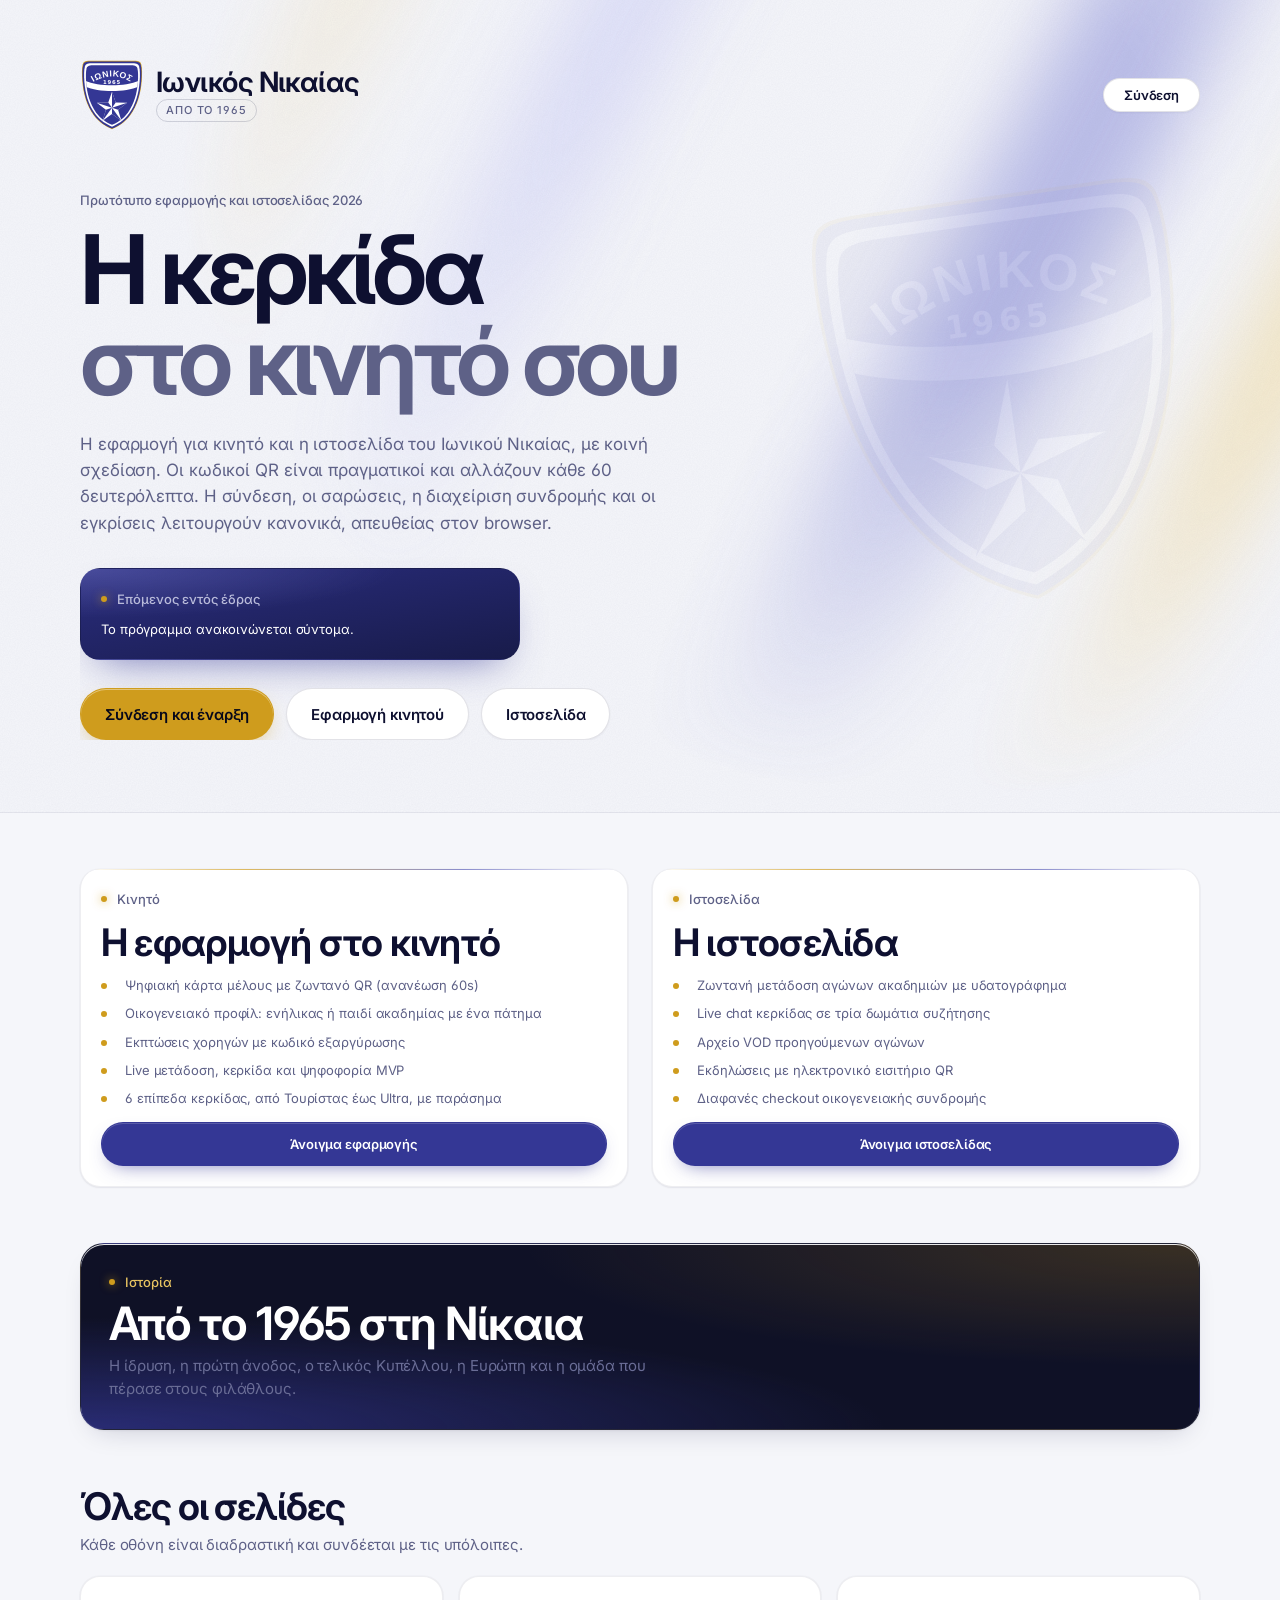
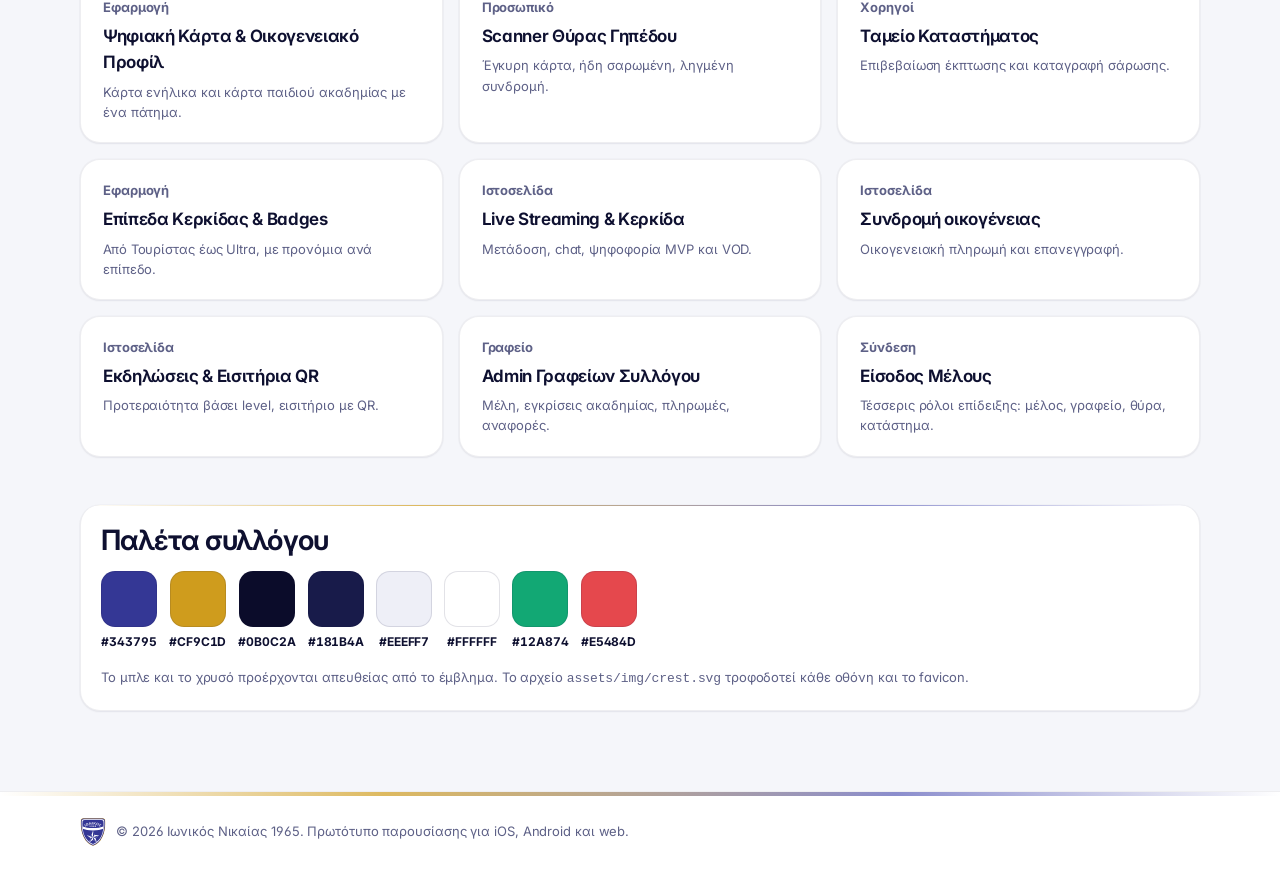
<file: index.html>
<!doctype html>
<html lang="el">
<head>
<meta charset="utf-8">
<meta name="viewport" content="width=device-width, initial-scale=1">
<title>Ιωνικός 1965 · UI/UX Πρωτότυπο Εφαρμογής &amp; Ιστοσελίδας 2026</title>
<meta name="description" content="Διαδραστικό πρωτότυπο: η επίσημη εφαρμογή και η ιστοσελίδα του Ιωνικού Νικαίας 1965.">
<link rel="icon" href="assets/img/crest.svg">
<link rel="preconnect" href="https://fonts.googleapis.com">
<link rel="preconnect" href="https://fonts.gstatic.com" crossorigin>
<link href="https://fonts.googleapis.com/css2?family=Inter:wght@400..800&display=swap" rel="stylesheet">
<link rel="stylesheet" href="assets/css/tokens.css?v=20261108L7">
<link rel="stylesheet" href="assets/css/components.css?v=20261108L7">
<link rel="stylesheet" href="assets/css/shell.css?v=20261108L7">
<style>
  .hero {
    position: relative;
    padding: 56px 24px 72px;
    background: var(--terrace), var(--floodlight), var(--ink-900);
    color: #fff;
  }
  .hero__wrap { max-width: 1120px; margin: 0 auto; position: relative; }
  .hero__top { display: flex; align-items: center; justify-content: space-between; gap: 16px; flex-wrap: wrap; margin-bottom: 56px; }
  .hero__kicker { color: var(--ion-gold-300); font-family: var(--font-display); font-weight: 700; font-size: var(--fs-md); margin: 0 0 14px; }
  .hero h1 {
    font-size: clamp(48px, 9vw, 112px);
    font-weight: 900;
    font-stretch: 66%;
    line-height: .9;
    letter-spacing: -.01em;
    max-width: 11ch;
  }
  .hero h1 span { display: block; color: var(--ion-gold); }
  .hero p.lead { color: var(--ink-300); font-size: var(--fs-md); max-width: 58ch; margin: 24px 0 32px; }
  .hero .crest-watermark::before { width: min(40%, 380px); right: 0; opacity: .1; }
  .hero__countdown { max-width: 440px; margin: 0 0 28px; }

  .main { background: var(--bg); padding: 56px 24px 80px; }
  .main__wrap { max-width: 1120px; margin: 0 auto; }

  .mock-grid { display: grid; grid-template-columns: 1fr 1fr; gap: 24px; margin-bottom: 56px; }
  .mock { display: grid; gap: 14px; align-content: start; }
  .mock__title { font-family: var(--font-display); font-size: var(--fs-2xl); font-weight: 800; font-stretch: var(--stretch-headline); line-height: 1; }
  .mock__list { margin: 0; padding: 0; list-style: none; color: var(--text-muted); font-size: var(--fs-sm); display: grid; gap: 8px; }
  .mock__list li { display: grid; grid-template-columns: 14px 1fr; gap: 10px; align-items: baseline; }
  .mock__list li::before { content: ""; width: 8px; height: 8px; border-radius: 2px; background: var(--ion-gold); transform: translateY(-1px); }

  .screens { display: grid; grid-template-columns: repeat(3, 1fr); gap: 16px; }
  .screen-link {
    display: grid; gap: 6px; align-content: start;
    padding: 20px 20px 20px 22px;
    border-radius: var(--r-lg);
    background: var(--paper);
    border: 1px solid var(--paper-200);
    box-shadow: inset 4px 0 0 var(--paper-300);
    text-decoration: none;
    color: inherit;
    transition: box-shadow var(--dur) var(--ease), border-color var(--dur) var(--ease);
  }
  .screen-link:hover { border-color: var(--ion-navy-300); box-shadow: inset 4px 0 0 var(--ion-gold), var(--shadow-md); }
  .screen-link__no { font-family: var(--font-display); font-size: var(--fs-sm); font-weight: 700; color: var(--ion-gold-600); }
  .screen-link__name { font-family: var(--font-display); font-weight: 800; font-size: var(--fs-md); }
  .screen-link__desc { font-size: var(--fs-sm); color: var(--text-muted); }

  .history-link {
    display: grid; gap: 8px; margin-bottom: 56px;
    padding: 28px; border-radius: var(--r-xl);
    background: var(--terrace), linear-gradient(120deg, var(--ion-navy), var(--ion-navy-700));
    color: #fff; text-decoration: none;
    box-shadow: inset 6px 0 0 var(--ion-gold), var(--shadow-md);
  }
  .history-link .eyebrow { color: var(--ion-gold-300); }
  .history-link__title { font-family: var(--font-display); font-weight: 900; font-stretch: var(--stretch-headline); font-size: clamp(30px, 5vw, 46px); line-height: 1; }
  .history-link__text { color: var(--ink-300); max-width: 60ch; }
  .history-link:hover { box-shadow: inset 6px 0 0 var(--ion-gold), var(--shadow-lg); }
  .palette { display: flex; flex-wrap: wrap; gap: 12px; }
  .sw { display: grid; gap: 6px; justify-items: center; font-size: var(--fs-xs); font-family: var(--font-display); font-weight: 700; font-variant-numeric: tabular-nums; }
  .sw__chip { width: 56px; height: 56px; border-radius: var(--r-md); border: 1px solid rgba(0,0,0,.12); }

  @media (max-width: 860px) {
    .mock-grid, .screens { grid-template-columns: 1fr; }
    .hero__top { margin-bottom: 36px; }
  }
</style>
<link rel="stylesheet" href="assets/css/modern.css?v=20261108L7">
<link rel="stylesheet" href="assets/css/light.css?v=20261108L7">
</head>
<body>

<header class="hero theme-dark">
  <div class="hero__wrap crest-watermark">
    <div class="hero__top">
      <div class="brandmark">
        <img class="crest crest--lg" src="assets/img/crest.svg" alt="Έμβλημα Ιωνικού Νικαίας">
        <div class="brandmark__text">
          <strong class="brandmark__name" style="font-size:var(--fs-xl)">Ιωνικός Νικαίας</strong>
          <span class="seal" style="justify-self:start">ΑΠΟ ΤΟ 1965</span>
        </div>
      </div>
      <a class="btn btn--ghost btn--sm" href="login.html">Σύνδεση</a>
    </div>

    <p class="hero__kicker">Πρωτότυπο εφαρμογής και ιστοσελίδας 2026</p>
    <h1>Η κερκίδα <span>στο κινητό σου</span></h1>
    <p class="lead">
      Η εφαρμογή για κινητό και η ιστοσελίδα του Ιωνικού Νικαίας, με κοινή σχεδίαση.
      Οι κωδικοί QR είναι πραγματικοί και αλλάζουν κάθε 60 δευτερόλεπτα. Η σύνδεση,
      οι σαρώσεις, η διαχείριση συνδρομής και οι εγκρίσεις λειτουργούν κανονικά,
      απευθείας στον browser.
    </p>

    <div class="hero__countdown" id="heroCountdown"></div>

    <div class="cluster">
      <a class="btn btn--gold btn--lg" href="login.html">Σύνδεση και έναρξη</a>
      <a class="btn btn--outline btn--lg" href="app.html">Εφαρμογή κινητού</a>
      <a class="btn btn--outline btn--lg" href="web.html">Ιστοσελίδα</a>
    </div>
  </div>
</header>

<main class="main">
  <div class="main__wrap">

    <section class="mock-grid">
      <article class="mock card card--rule">
        <div class="eyebrow">Κινητό</div>
        <h2 class="mock__title">Η εφαρμογή στο κινητό</h2>
        <ul class="mock__list">
          <li>Ψηφιακή κάρτα μέλους με ζωντανό QR (ανανέωση 60s)</li>
          <li>Οικογενειακό προφίλ: ενήλικας ή παιδί ακαδημίας με ένα πάτημα</li>
          <li>Εκπτώσεις χορηγών με κωδικό εξαργύρωσης</li>
          <li>Live μετάδοση, κερκίδα και ψηφοφορία MVP</li>
          <li>6 επίπεδα κερκίδας, από Τουρίστας έως Ultra, με παράσημα</li>
        </ul>
        <a class="btn btn--primary btn--block" href="app.html">Άνοιγμα εφαρμογής</a>
      </article>

      <article class="mock card card--rule">
        <div class="eyebrow">Ιστοσελίδα</div>
        <h2 class="mock__title">Η ιστοσελίδα</h2>
        <ul class="mock__list">
          <li>Ζωντανή μετάδοση αγώνων ακαδημιών με υδατογράφημα</li>
          <li>Live chat κερκίδας σε τρία δωμάτια συζήτησης</li>
          <li>Αρχείο VOD προηγούμενων αγώνων</li>
          <li>Εκδηλώσεις με ηλεκτρονικό εισιτήριο QR</li>
          <li>Διαφανές checkout οικογενειακής συνδρομής</li>
        </ul>
        <a class="btn btn--primary btn--block" href="web.html">Άνοιγμα ιστοσελίδας</a>
      </article>
    </section>

    <a class="history-link" href="web.html#history">
      <span class="eyebrow">Ιστορία</span>
      <span class="history-link__title">Από το 1965 στη Νίκαια</span>
      <span class="history-link__text">Η ίδρυση, η πρώτη άνοδος, ο τελικός Κυπέλλου, η Ευρώπη και η ομάδα που πέρασε στους φιλάθλους.</span>
    </a>

    <h2 class="display" style="font-size:var(--fs-2xl);margin-bottom:6px">Όλες οι σελίδες</h2>
    <p class="muted" style="margin:0 0 20px">Κάθε οθόνη είναι διαδραστική και συνδέεται με τις υπόλοιπες.</p>

    <section class="screens" style="margin-bottom:48px">
      <a class="screen-link" href="app.html">
        <span class="screen-link__no">Εφαρμογή</span>
        <span class="screen-link__name">Ψηφιακή Κάρτα &amp; Οικογενειακό Προφίλ</span>
        <span class="screen-link__desc">Κάρτα ενήλικα και κάρτα παιδιού ακαδημίας με ένα πάτημα.</span>
      </a>
      <a class="screen-link" href="scanner.html">
        <span class="screen-link__no">Προσωπικό</span>
        <span class="screen-link__name">Scanner Θύρας Γηπέδου</span>
        <span class="screen-link__desc">Έγκυρη κάρτα, ήδη σαρωμένη, ληγμένη συνδρομή.</span>
      </a>
      <a class="screen-link" href="merchant.html">
        <span class="screen-link__no">Χορηγοί</span>
        <span class="screen-link__name">Ταμείο Καταστήματος</span>
        <span class="screen-link__desc">Επιβεβαίωση έκπτωσης και καταγραφή σάρωσης.</span>
      </a>
      <a class="screen-link" href="app.html">
        <span class="screen-link__no">Εφαρμογή</span>
        <span class="screen-link__name">Επίπεδα Κερκίδας &amp; Badges</span>
        <span class="screen-link__desc">Από Τουρίστας έως Ultra, με προνόμια ανά επίπεδο.</span>
      </a>
      <a class="screen-link" href="web.html#live">
        <span class="screen-link__no">Ιστοσελίδα</span>
        <span class="screen-link__name">Live Streaming &amp; Κερκίδα</span>
        <span class="screen-link__desc">Μετάδοση, chat, ψηφοφορία MVP και VOD.</span>
      </a>
      <a class="screen-link" href="web.html#subscription">
        <span class="screen-link__no">Ιστοσελίδα</span>
        <span class="screen-link__name">Συνδρομή οικογένειας</span>
        <span class="screen-link__desc">Οικογενειακή πληρωμή και επανεγγραφή.</span>
      </a>
      <a class="screen-link" href="web.html#events">
        <span class="screen-link__no">Ιστοσελίδα</span>
        <span class="screen-link__name">Εκδηλώσεις &amp; Εισιτήρια QR</span>
        <span class="screen-link__desc">Προτεραιότητα βάσει level, εισιτήριο με QR.</span>
      </a>
      <a class="screen-link" href="admin.html">
        <span class="screen-link__no">Γραφείο</span>
        <span class="screen-link__name">Admin Γραφείων Συλλόγου</span>
        <span class="screen-link__desc">Μέλη, εγκρίσεις ακαδημίας, πληρωμές, αναφορές.</span>
      </a>
      <a class="screen-link" href="login.html">
        <span class="screen-link__no">Σύνδεση</span>
        <span class="screen-link__name">Είσοδος Μέλους</span>
        <span class="screen-link__desc">Τέσσερις ρόλοι επίδειξης: μέλος, γραφείο, θύρα, κατάστημα.</span>
      </a>
    </section>

    <section class="card card--rule">
      <h2 class="display" style="font-size:var(--fs-xl);margin-bottom:16px">Παλέτα συλλόγου</h2>
      <div class="palette">
        <div class="sw"><span class="sw__chip" style="background:#343795"></span>#343795</div>
        <div class="sw"><span class="sw__chip" style="background:#CF9C1D"></span>#CF9C1D</div>
        <div class="sw"><span class="sw__chip" style="background:#0B0C2A"></span>#0B0C2A</div>
        <div class="sw"><span class="sw__chip" style="background:#181B4A"></span>#181B4A</div>
        <div class="sw"><span class="sw__chip" style="background:#EEEFF7"></span>#EEEFF7</div>
        <div class="sw"><span class="sw__chip" style="background:#FFFFFF"></span>#FFFFFF</div>
        <div class="sw"><span class="sw__chip" style="background:#12A874"></span>#12A874</div>
        <div class="sw"><span class="sw__chip" style="background:#E5484D"></span>#E5484D</div>
      </div>
      <p class="t-sm muted" style="margin:16px 0 0">
        Το μπλε και το χρυσό προέρχονται απευθείας από το έμβλημα. Το αρχείο
        <code>assets/img/crest.svg</code> τροφοδοτεί κάθε οθόνη και το favicon.
      </p>
    </section>

  </div>
</main>

<footer class="web__foot theme-dark has-stripe has-stripe--top">
  <div class="cluster" style="max-width:1120px;margin:0 auto;gap:10px">
    <img class="crest crest--sm" src="assets/img/crest.svg" alt="">
    © 2026 Ιωνικός Νικαίας 1965. Πρωτότυπο παρουσίασης για iOS, Android και web.
  </div>
</footer>

<script src="assets/js/data.js?v=20261108L7"></script>
<script src="assets/js/core.js?v=20261108L7"></script>
<script src="assets/js/icons.js?v=20261108L7"></script>
<script>
  (function () {
    var ION = window.ION, p = ION.Auth.activeProfile();
    document.getElementById("heroCountdown").appendChild(ION.countdownCard(p ? p.id : null, "login.html"));
  })();
</script>
</body>
</html>
</file>
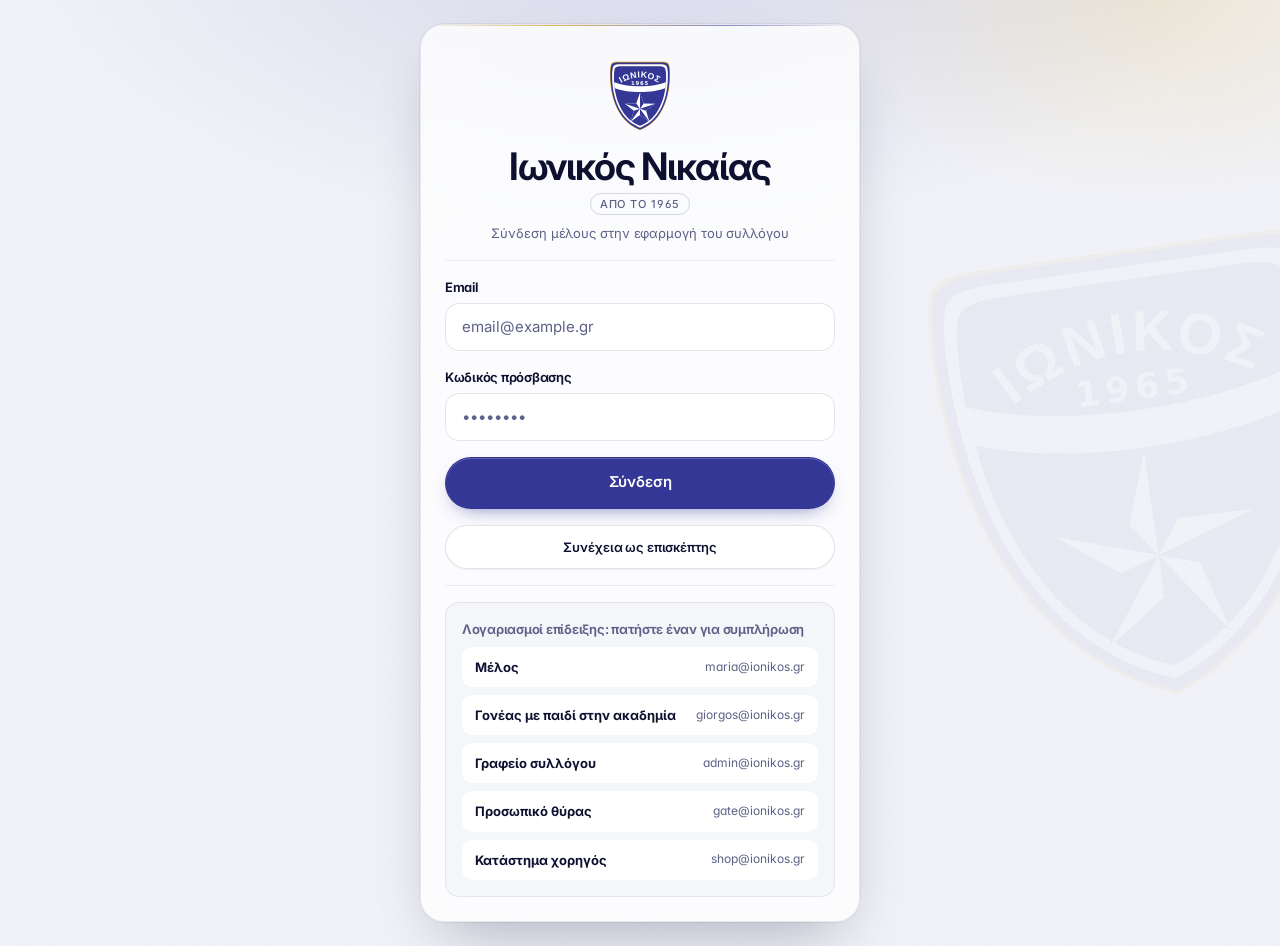
<file: admin.html>
<!doctype html>
<html lang="el">
<head>
<meta charset="utf-8">
<meta name="viewport" content="width=device-width, initial-scale=1">
<title>Admin Γραφείου · Ιωνικός 1965</title>
<meta name="description" content="Διαχείριση μελών, εγκρίσεις ακαδημιών και πληρωμές στα γραφεία του συλλόγου.">
<link rel="icon" href="assets/img/crest.svg">
<link rel="preconnect" href="https://fonts.googleapis.com">
<link rel="preconnect" href="https://fonts.gstatic.com" crossorigin>
<link href="https://fonts.googleapis.com/css2?family=Inter:wght@400..800&display=swap" rel="stylesheet">
<link rel="stylesheet" href="assets/css/tokens.css?v=20261108L7">
<link rel="stylesheet" href="assets/css/components.css?v=20261108L7">
<link rel="stylesheet" href="assets/css/shell.css?v=20261108L7">
<link rel="stylesheet" href="assets/css/app.css?v=20261108L7">
<link rel="stylesheet" href="assets/css/modern.css?v=20261108L7">
<link rel="stylesheet" href="assets/css/light.css?v=20261108L7">
</head>
<body>

<div class="admin">
  <aside class="admin__side theme-dark">
    <a class="brandmark admin__brand theme-dark" href="index.html">
      <img class="crest" src="assets/img/crest.svg" alt="Έμβλημα Ιωνικού">
      <div class="brandmark__text">
        <strong class="brandmark__name">Γραφείο συλλόγου</strong>
        <span class="seal" style="justify-self:start">ΑΠΟ ΤΟ 1965</span>
      </div>
    </a>
    <nav class="admin__nav" id="adminNav" aria-label="Ενότητες διαχείρισης"></nav>
    <div class="admin__foot">
      <span class="dot"></span> 2FA Ασφάλεια Ενεργή
      <div style="margin-top:14px;display:grid;gap:8px">
        <a class="btn btn--ghost btn--sm btn--block" href="index.html"
          >Αρχική</a>
        <button class="btn btn--outline btn--sm btn--block" type="button" id="logoutBtn">Αποσύνδεση</button>
      </div>
    </div>
  </aside>

  <main class="admin__main">
    <div class="admin__wrap" id="adminView"></div>
  </main>
</div>

<script src="assets/js/data.js?v=20261108L7"></script>
<script src="assets/js/core.js?v=20261108L7"></script>
<script src="assets/js/icons.js?v=20261108L7"></script>
<script src="assets/js/admin.js?v=20261108L7"></script>
</body>
</html>
</file>
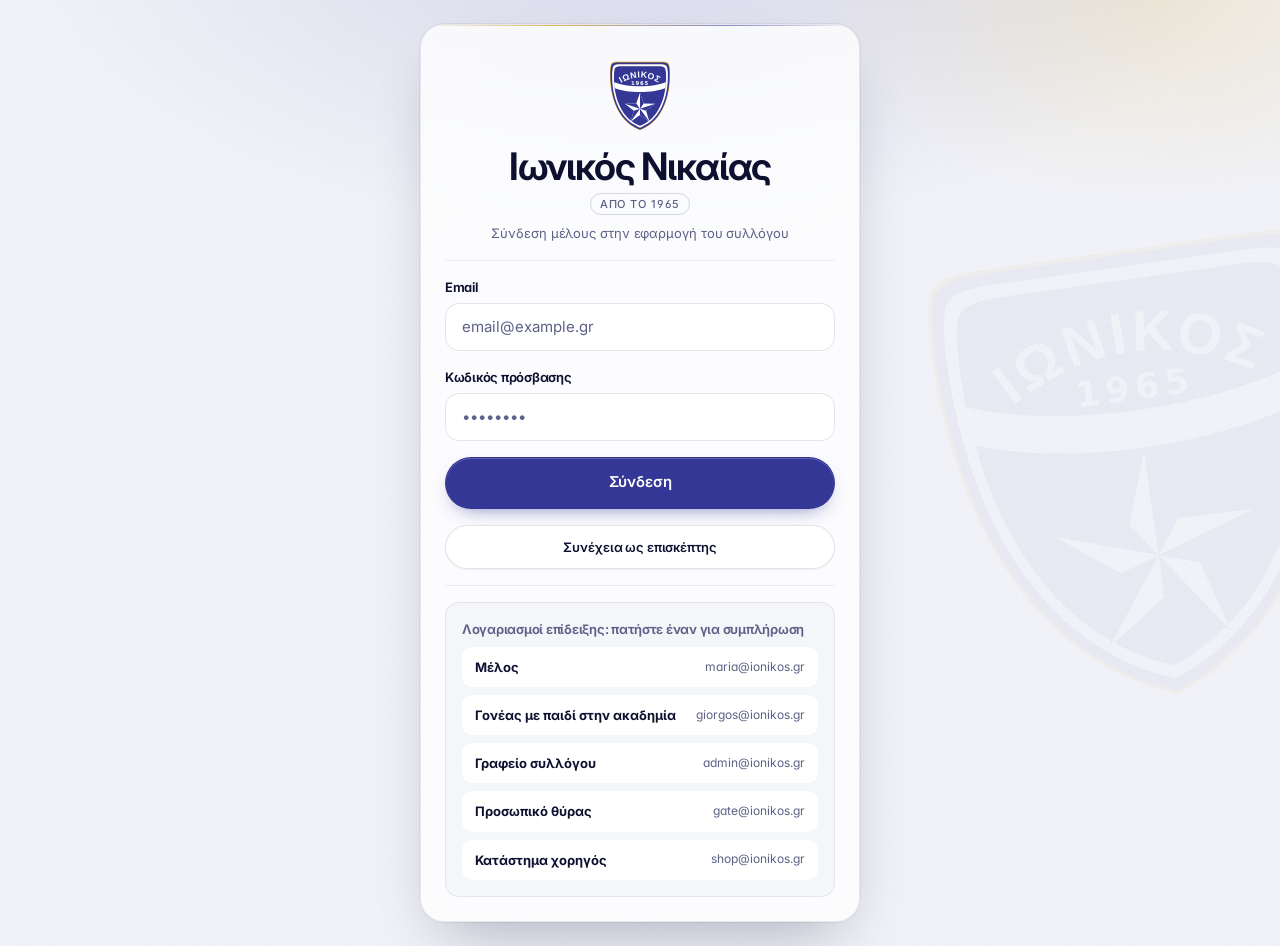
<file: app.html>
<!doctype html>
<html lang="el">
<head>
<meta charset="utf-8">
<meta name="viewport" content="width=device-width, initial-scale=1">
<title>Εφαρμογή Μέλους · Ιωνικός 1965</title>
<meta name="description" content="Ψηφιακή κάρτα μέλους, προσφορές χορηγών, live μεταδόσεις και επίπεδα πιστότητας.">
<link rel="icon" href="assets/img/crest.svg">
<link rel="preconnect" href="https://fonts.googleapis.com">
<link rel="preconnect" href="https://fonts.gstatic.com" crossorigin>
<link href="https://fonts.googleapis.com/css2?family=Inter:wght@400..800&display=swap" rel="stylesheet">
<link rel="stylesheet" href="assets/css/tokens.css?v=20261108L7">
<link rel="stylesheet" href="assets/css/components.css?v=20261108L7">
<link rel="stylesheet" href="assets/css/shell.css?v=20261108L7">
<link rel="stylesheet" href="assets/css/app.css?v=20261108L7">
<link rel="stylesheet" href="assets/css/modern.css?v=20261108L7">
<link rel="stylesheet" href="assets/css/light.css?v=20261108L7">
</head>
<body>

<div class="stage">
  <header class="stage__head theme-dark">
    <a class="brandmark" href="index.html">
      <img class="crest" src="assets/img/crest.svg" alt="Έμβλημα Ιωνικού">
      <div class="brandmark__text">
        <h1 class="brandmark__name">Εφαρμογή μέλους</h1>
        <span class="cluster" style="gap:8px"><span class="seal">ΑΠΟ ΤΟ 1965</span><span class="brandmark__sub">iOS και Android</span></span>
      </div>
    </a>
    <nav class="cluster">
      <a class="btn btn--ghost btn--sm" href="index.html">Αρχική</a>
      <a class="btn btn--ghost btn--sm" href="web.html">Ιστοσελίδα</a>
      <a class="btn btn--ghost btn--sm" href="scanner.html">Scanner Θύρας</a>
      <button class="btn btn--outline btn--sm" id="logoutBtn" type="button">Αποσύνδεση</button>
    </nav>
  </header>

  <div class="stage__inner">
    <div class="phone" id="phone">
      <div class="phone__screen">

        <div class="statusbar" id="statusbar">
          <span>9:41</span>
          <span class="statusbar__notch"></span>
          <span class="statusbar__icons" id="sbIcons"></span>
        </div>

        <div class="appbar" id="appbar"></div>

        <div class="phone__body" id="view"></div>

        <nav class="tabbar" id="tabbar" aria-label="Κύρια πλοήγηση"></nav>
      </div>
    </div>

    <p class="phone__caption" id="caption"></p>
  </div>
</div>

<script src="assets/vendor/qrcode.js?v=20261108L7"></script>
<script src="assets/js/data.js?v=20261108L7"></script>
<script src="assets/js/core.js?v=20261108L7"></script>
<script src="assets/js/icons.js?v=20261108L7"></script>
<script src="assets/js/app.js?v=20261108L7"></script>
</body>
</html>
</file>
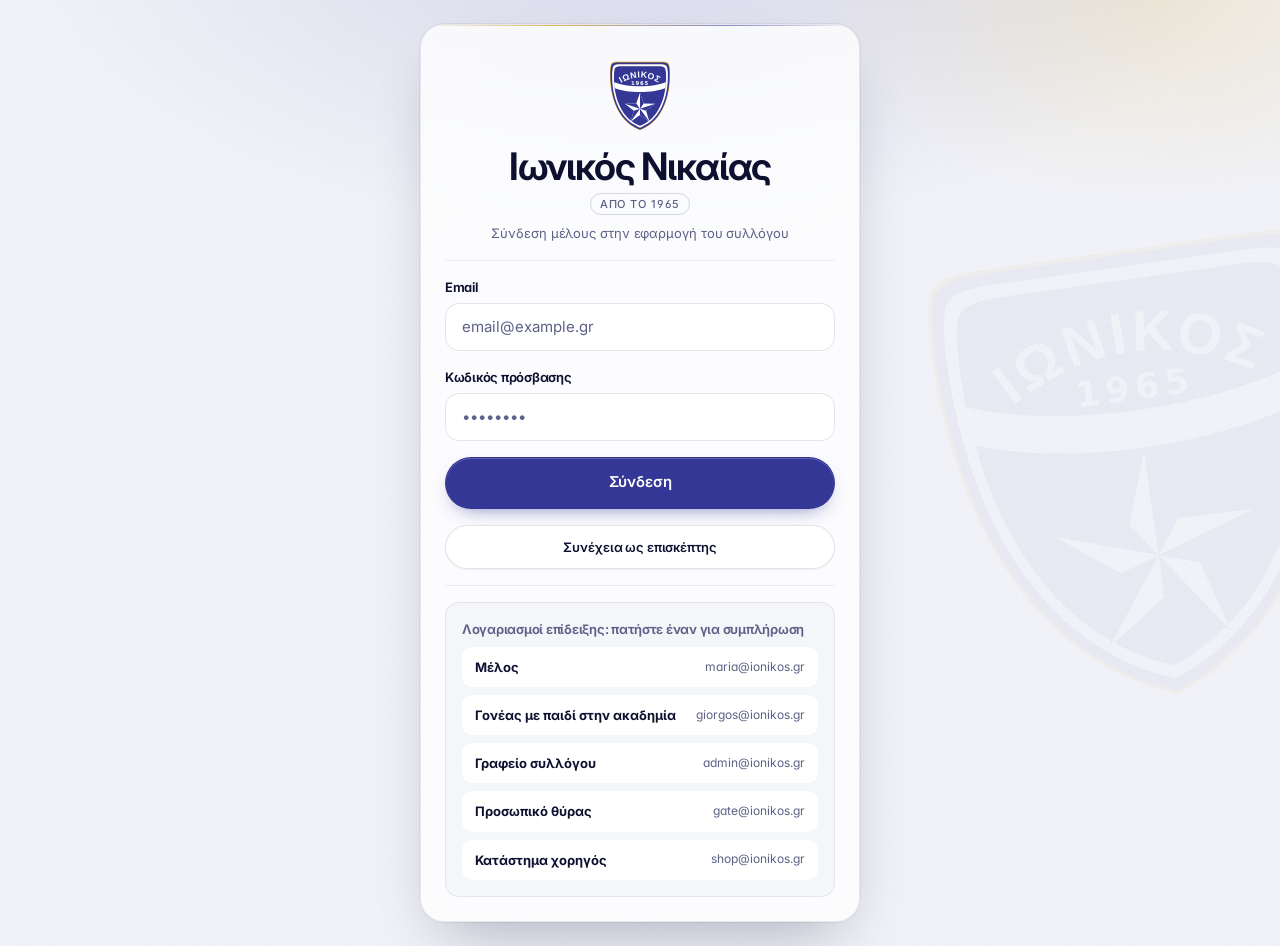
<file: login.html>
<!doctype html>
<html lang="el">
<head>
<meta charset="utf-8">
<meta name="viewport" content="width=device-width, initial-scale=1">
<title>Σύνδεση · Ιωνικός 1965</title>
<meta name="description" content="Σύνδεση μέλους στην επίσημη εφαρμογή του Ιωνικού Νικαίας 1965.">
<link rel="icon" href="assets/img/crest.svg">
<link rel="preconnect" href="https://fonts.googleapis.com">
<link rel="preconnect" href="https://fonts.gstatic.com" crossorigin>
<link href="https://fonts.googleapis.com/css2?family=Inter:wght@400..800&display=swap" rel="stylesheet">
<link rel="stylesheet" href="assets/css/tokens.css?v=20261108L7">
<link rel="stylesheet" href="assets/css/components.css?v=20261108L7">
<link rel="stylesheet" href="assets/css/shell.css?v=20261108L7">
<link rel="stylesheet" href="assets/css/modern.css?v=20261108L7">
<link rel="stylesheet" href="assets/css/light.css?v=20261108L7">
</head>
<body>

<main class="auth theme-dark crest-watermark">
  <div class="auth__card theme-light">
    <div class="auth__head">
      <img class="crest crest--lg" src="assets/img/crest.svg" alt="Έμβλημα Ιωνικού">
      <div style="display:grid;gap:8px;justify-items:center">
        <h1 class="auth__title">Ιωνικός Νικαίας</h1>
        <span class="seal">ΑΠΟ ΤΟ 1965</span>
        <p class="auth__sub" style="margin:0">Σύνδεση μέλους στην εφαρμογή του συλλόγου</p>
      </div>
    </div>

    <hr class="divider">

    <form id="loginForm" class="stack" novalidate>
      <div class="field">
        <label class="field__label" for="email">Email</label>
        <input class="input" id="email" name="email" type="email"
               autocomplete="username" placeholder="email@example.gr" required>
      </div>

      <div class="field">
        <label class="field__label" for="password">Κωδικός πρόσβασης</label>
        <input class="input" id="password" name="password" type="password"
               autocomplete="current-password" placeholder="••••••••" required>
      </div>

      <p id="formError" class="field__error hidden" role="alert"></p>

      <button class="btn btn--primary btn--lg btn--block" type="submit">Σύνδεση</button>
      <button class="btn btn--ghost btn--block" type="button" id="guestBtn">Συνέχεια ως επισκέπτης</button>
    </form>

    <hr class="divider">

    <div class="auth__demos">
      <p class="t-sm muted bold display" style="margin:0">
        Λογαριασμοί επίδειξης: πατήστε έναν για συμπλήρωση
      </p>
      <div id="demoList" class="stack-2"></div>
    </div>
  </div>
</main>

<script src="assets/js/data.js?v=20261108L7"></script>
<script src="assets/js/core.js?v=20261108L7"></script>
<script>
(function () {
  "use strict";
  const { Auth, $, el, toast } = window.ION;

  const HOME_BY_ROLE = {
    member:   "app.html",
    admin:    "admin.html",
    gate:     "scanner.html",
    merchant: "merchant.html"
  };

  /* Ετικέτα ανά λογαριασμό: δύο είδη μέλους, μετά οι ρόλοι προσωπικού. */
  const DEMO_LABELS = {
    u_maria:   "Μέλος",
    u_giorgos: "Γονέας με παιδί στην ακαδημία",
    u_admin:   "Γραφείο συλλόγου",
    u_gate:    "Προσωπικό θύρας",
    u_shop:    "Κατάστημα χορηγός"
  };

  /* ---- Λίστα demo λογαριασμών ---- */
  const list = $("#demoList");
  window.ION_DATA.ACCOUNTS.forEach(acc => {
    list.appendChild(
      el("button", {
        class: "auth__demo",
        type: "button",
        onclick() {
          $("#email").value = acc.email;
          $("#password").value = acc.password;
          $("#formError").classList.add("hidden");
          $("#password").focus();
        }
      }, [
        el("b", { text: DEMO_LABELS[acc.id] || acc.displayName }),
        el("span", { text: acc.email })
      ])
    );
  });

  /* ---- Υποβολή ---- */
  $("#loginForm").addEventListener("submit", function (ev) {
    ev.preventDefault();
    const errBox = $("#formError");
    const res = Auth.login($("#email").value, $("#password").value);

    if (!res.ok) {
      errBox.textContent = res.error;
      errBox.classList.remove("hidden");
      $("#password").classList.add("input--error");
      return;
    }

    errBox.classList.add("hidden");
    $("#password").classList.remove("input--error");

    const params = new URLSearchParams(location.search);
    const next = params.get("next");
    const home = HOME_BY_ROLE[res.account.role] || "app.html";
    location.href = next && /^[a-z0-9_-]+\.html$/i.test(next) ? next : home;
  });

  $("#guestBtn").addEventListener("click", function () {
    location.href = "web.html";
  });

  /* ---- Ήδη συνδεδεμένος; ---- */
  const existing = Auth.account();
  if (existing) {
    toast("Είστε ήδη συνδεδεμένοι ως " + existing.displayName, "ok");
    $("#email").value = existing.email;
  }
})();
</script>
</body>
</html>
</file>
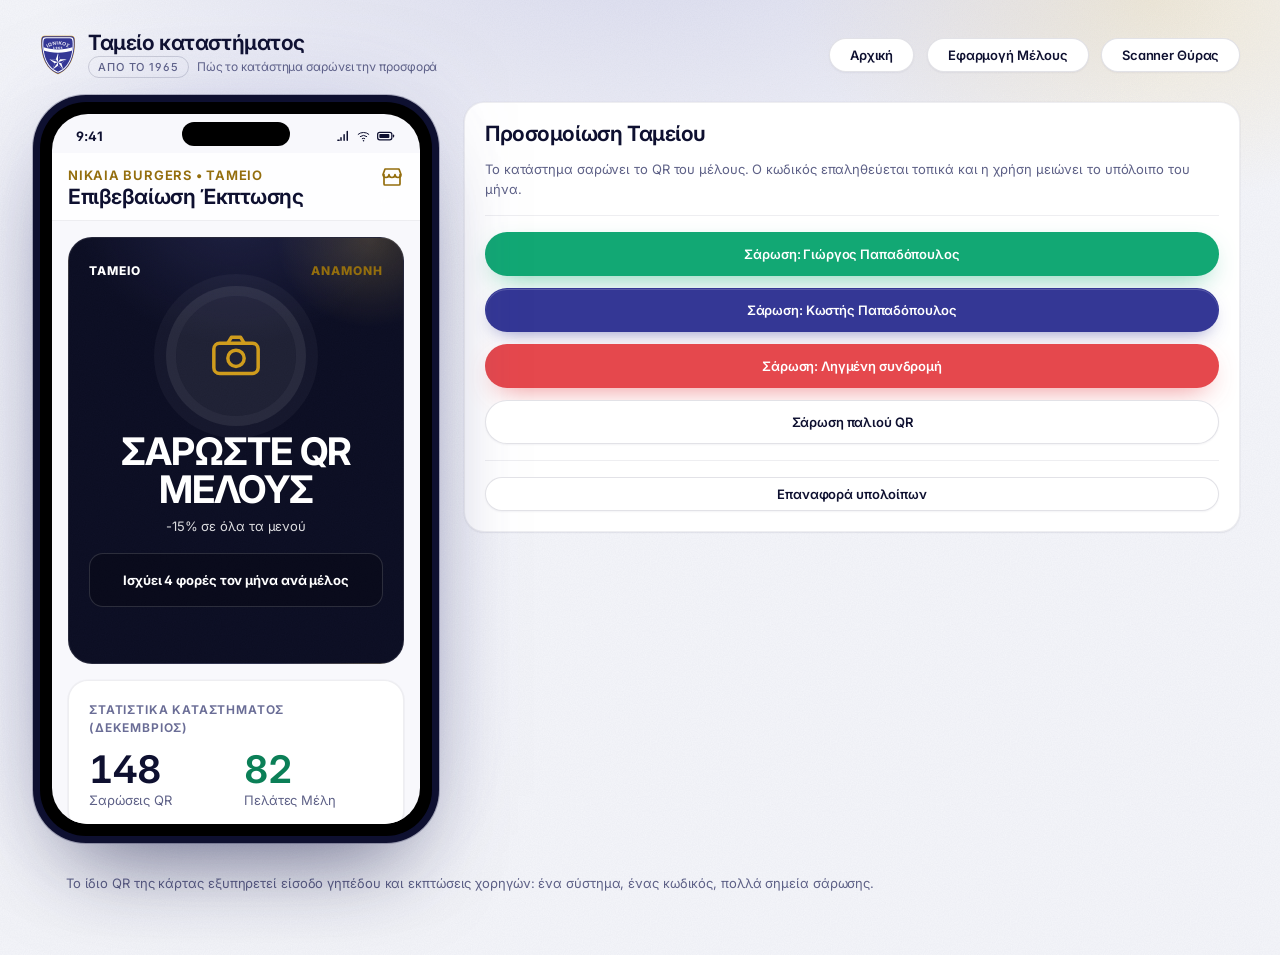
<file: merchant.html>
<!doctype html>
<html lang="el">
<head>
<meta charset="utf-8">
<meta name="viewport" content="width=device-width, initial-scale=1">
<title>Ταμείο Καταστήματος · Ιωνικός 1965</title>
<meta name="description" content="Εφαρμογή καταστήματος-χορηγού: επιβεβαίωση έκπτωσης μέλους και καταγραφή σάρωσης.">
<link rel="icon" href="assets/img/crest.svg">
<link rel="preconnect" href="https://fonts.googleapis.com">
<link rel="preconnect" href="https://fonts.gstatic.com" crossorigin>
<link href="https://fonts.googleapis.com/css2?family=Inter:wght@400..800&display=swap" rel="stylesheet">
<link rel="stylesheet" href="assets/css/tokens.css?v=20261108L7">
<link rel="stylesheet" href="assets/css/components.css?v=20261108L7">
<link rel="stylesheet" href="assets/css/shell.css?v=20261108L7">
<link rel="stylesheet" href="assets/css/app.css?v=20261108L7">
<link rel="stylesheet" href="assets/css/modern.css?v=20261108L7">
<link rel="stylesheet" href="assets/css/light.css?v=20261108L7">
</head>
<body>

<div class="stage">
  <header class="stage__head theme-dark">
    <a class="brandmark" href="index.html">
      <img class="crest" src="assets/img/crest.svg" alt="Έμβλημα Ιωνικού">
      <div class="brandmark__text">
        <h1 class="brandmark__name">Ταμείο καταστήματος</h1>
        <span class="cluster" style="gap:8px"><span class="seal">ΑΠΟ ΤΟ 1965</span><span class="brandmark__sub">Πώς το κατάστημα σαρώνει την προσφορά</span></span>
      </div>
    </a>
    <nav class="cluster">
      <a class="btn btn--ghost btn--sm" href="index.html">Αρχική</a>
      <a class="btn btn--ghost btn--sm" href="app.html">Εφαρμογή Μέλους</a>
      <a class="btn btn--ghost btn--sm" href="scanner.html">Scanner Θύρας</a>
    </nav>
  </header>

  <div class="stage__inner" style="justify-items:stretch">
    <div class="scan-layout" style="display:grid;grid-template-columns:minmax(0,392px) minmax(300px,1fr);gap:32px;align-items:start">

      <div class="phone phone--dark">
        <div class="phone__screen theme-dark">
          <div class="statusbar">
            <span>9:41</span>
            <span class="statusbar__notch"></span>
            <span class="statusbar__icons" id="sbIcons"></span>
          </div>
          <div class="appbar appbar--ink" style="align-items:flex-start">
            <div class="grow">
              <div class="display bold t-sm gold" style="letter-spacing:.06em">NIKAIA BURGERS • ΤΑΜΕΙΟ</div>
              <div class="appbar__title">Επιβεβαίωση Έκπτωσης</div>
            </div>
            <span class="gold" id="storeIcon"></span>
          </div>
          <div class="phone__body" id="tillView"></div>
        </div>
      </div>

      <aside class="card card--ink theme-dark">
        <h2 class="card__title" style="font-size:var(--fs-lg)">Προσομοίωση Ταμείου</h2>
        <p class="t-sm muted">
          Το κατάστημα σαρώνει το QR του μέλους. Ο κωδικός επαληθεύεται τοπικά και
          η χρήση μειώνει το υπόλοιπο του μήνα.
        </p>
        <hr class="divider">
        <div class="stack-3" id="simButtons"></div>
        <hr class="divider">
        <button class="btn btn--ghost btn--sm btn--block" type="button" id="resetBtn"
               >Επαναφορά υπολοίπων</button>
      </aside>
    </div>

    <p class="phone__caption" style="max-width:860px">
      Το ίδιο QR της κάρτας εξυπηρετεί είσοδο γηπέδου και εκπτώσεις χορηγών:
      ένα σύστημα, ένας κωδικός, πολλά σημεία σάρωσης.
    </p>
  </div>
</div>

<style>
  @media (max-width: 900px) {
    .scan-layout { grid-template-columns: minmax(0, 1fr) !important; justify-items: center; }
    .scan-layout > * { width: 100%; max-width: 392px; }
  }
</style>

<script src="assets/vendor/qrcode.js?v=20261108L7"></script>
<script src="assets/js/data.js?v=20261108L7"></script>
<script src="assets/js/core.js?v=20261108L7"></script>
<script src="assets/js/icons.js?v=20261108L7"></script>
<script src="assets/js/merchant.js?v=20261108L7"></script>
</body>
</html>
</file>
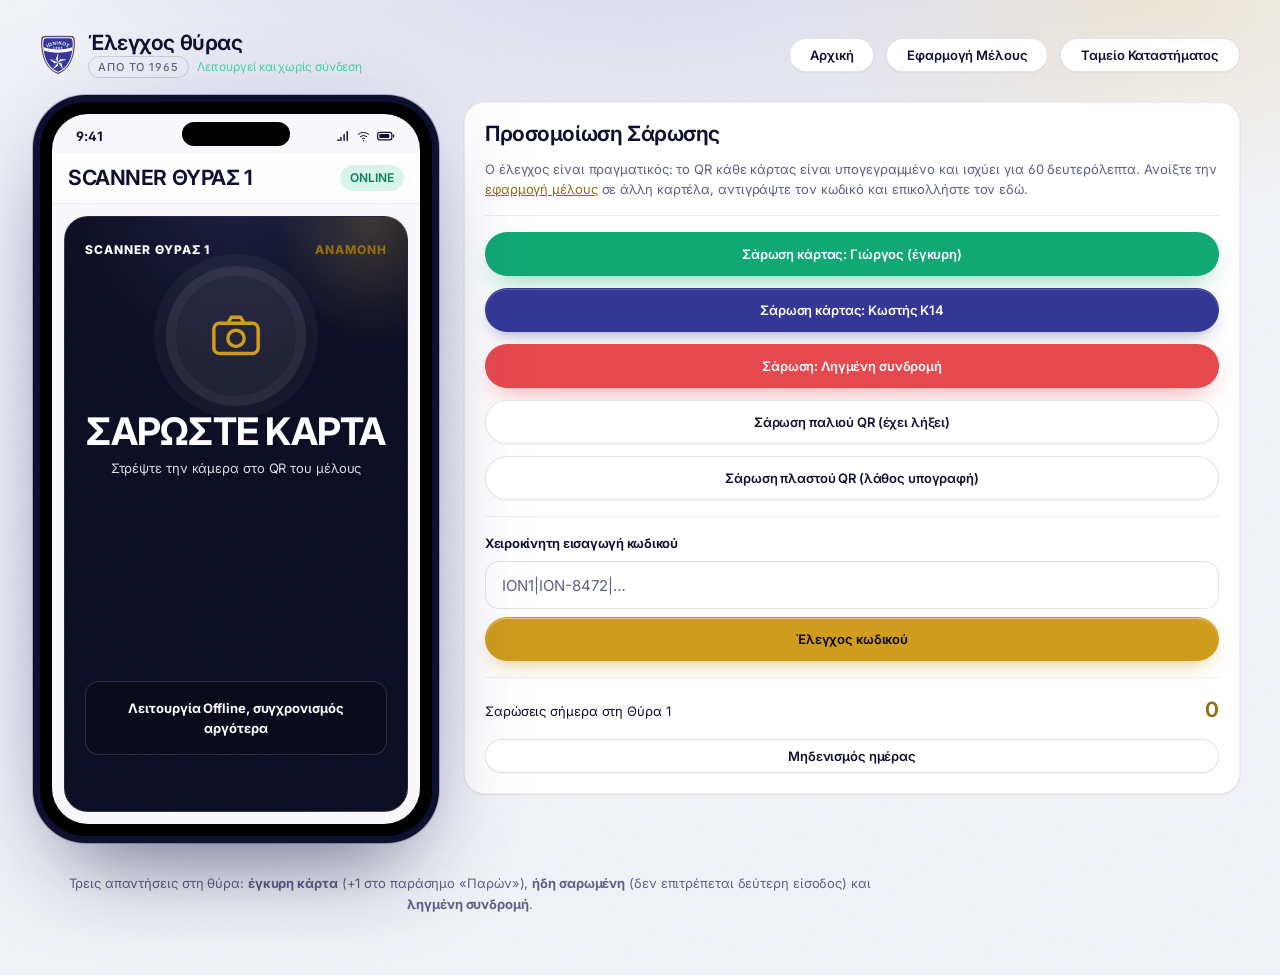
<file: scanner.html>
<!doctype html>
<html lang="el">
<head>
<meta charset="utf-8">
<meta name="viewport" content="width=device-width, initial-scale=1">
<title>Scanner Θύρας · Ιωνικός 1965</title>
<meta name="description" content="Εφαρμογή ελέγχου θύρας: οι τρεις καταστάσεις σάρωσης στην είσοδο του γηπέδου.">
<link rel="icon" href="assets/img/crest.svg">
<link rel="preconnect" href="https://fonts.googleapis.com">
<link rel="preconnect" href="https://fonts.gstatic.com" crossorigin>
<link href="https://fonts.googleapis.com/css2?family=Inter:wght@400..800&display=swap" rel="stylesheet">
<link rel="stylesheet" href="assets/css/tokens.css?v=20261108L7">
<link rel="stylesheet" href="assets/css/components.css?v=20261108L7">
<link rel="stylesheet" href="assets/css/shell.css?v=20261108L7">
<link rel="stylesheet" href="assets/css/app.css?v=20261108L7">
<link rel="stylesheet" href="assets/css/modern.css?v=20261108L7">
<link rel="stylesheet" href="assets/css/light.css?v=20261108L7">
</head>
<body>

<div class="stage">
  <header class="stage__head theme-dark">
    <a class="brandmark" href="index.html">
      <img class="crest" src="assets/img/crest.svg" alt="Έμβλημα Ιωνικού">
      <div class="brandmark__text">
        <h1 class="brandmark__name">Έλεγχος θύρας</h1>
        <span class="cluster" style="gap:8px"><span class="seal">ΑΠΟ ΤΟ 1965</span><span class="brandmark__sub" style="color:var(--ok-300)">Λειτουργεί και χωρίς σύνδεση</span></span>
      </div>
    </a>
    <nav class="cluster">
      <a class="btn btn--ghost btn--sm" href="index.html">Αρχική</a>
      <a class="btn btn--ghost btn--sm" href="app.html">Εφαρμογή Μέλους</a>
      <a class="btn btn--ghost btn--sm" href="merchant.html">Ταμείο Καταστήματος</a>
    </nav>
  </header>

  <div class="stage__inner" style="justify-items:stretch">
    <div style="display:grid;grid-template-columns:minmax(0,392px) minmax(300px,1fr);gap:32px;align-items:start"
         class="scan-layout">

      <div class="phone phone--dark">
        <div class="phone__screen theme-dark">
          <div class="statusbar">
            <span>9:41</span>
            <span class="statusbar__notch"></span>
            <span class="statusbar__icons" id="sbIcons"></span>
          </div>
          <div class="appbar appbar--ink">
            <span class="appbar__title">SCANNER ΘΥΡΑΣ 1</span>
            <span class="grow"></span>
            <span class="badge badge--ok" id="netBadge">OFFLINE READY</span>
          </div>
          <div class="phone__body" id="scanView" style="padding:12px"></div>
        </div>
      </div>

      <aside class="card card--ink theme-dark">
        <h2 class="card__title" style="font-size:var(--fs-lg)">Προσομοίωση Σάρωσης</h2>
        <p class="t-sm muted">
          Ο έλεγχος είναι πραγματικός: το QR κάθε κάρτας είναι υπογεγραμμένο και ισχύει
          για 60 δευτερόλεπτα. Ανοίξτε την <a href="app.html" class="gold">εφαρμογή μέλους</a>
          σε άλλη καρτέλα, αντιγράψτε τον κωδικό και επικολλήστε τον εδώ.
        </p>

        <hr class="divider">

        <div class="stack-3">
          <button class="btn btn--success btn--block" type="button" data-scan="live:ION-8472">
            Σάρωση κάρτας: Γιώργος (έγκυρη)
          </button>
          <button class="btn btn--primary btn--block" type="button" data-scan="live:ION-5513">
            Σάρωση κάρτας: Κωστής Κ14
          </button>
          <button class="btn btn--danger btn--block" type="button" data-scan="live:ION-3301">
            Σάρωση: Ληγμένη συνδρομή
          </button>
          <button class="btn btn--ghost btn--block" type="button" data-scan="stale:ION-8472"
                 >
            Σάρωση παλιού QR (έχει λήξει)
          </button>
          <button class="btn btn--ghost btn--block" type="button" data-scan="forged:ION-8472"
                 >
            Σάρωση πλαστού QR (λάθος υπογραφή)
          </button>
        </div>

        <hr class="divider">

        <form class="stack-2" id="manualForm">
          <label class="field__label" for="tokenInput">Χειροκίνητη εισαγωγή κωδικού</label>
          <input class="input" id="tokenInput" type="text" placeholder="ION1|ION-8472|…"
                 >
          <button class="btn btn--gold btn--block" type="submit">Έλεγχος κωδικού</button>
        </form>

        <hr class="divider">

        <div class="between">
          <span class="t-sm">Σαρώσεις σήμερα στη Θύρα 1</span>
          <span class="display bold t-lg gold" id="scanCount">0</span>
        </div>
        <button class="btn btn--ghost btn--sm btn--block" type="button" id="resetBtn"
                style="margin-top:12px">
          Μηδενισμός ημέρας
        </button>
      </aside>
    </div>

    <p class="phone__caption" style="max-width:860px">
      Τρεις απαντήσεις στη θύρα: <b>έγκυρη κάρτα</b> (+1 στο παράσημο «Παρών»),
      <b>ήδη σαρωμένη</b> (δεν επιτρέπεται δεύτερη είσοδος) και <b>ληγμένη συνδρομή</b>.
    </p>
  </div>
</div>

<style>
  @media (max-width: 900px) {
    .scan-layout { grid-template-columns: minmax(0, 1fr) !important; justify-items: center; }
    .scan-layout > * { width: 100%; max-width: 392px; }
  }
</style>

<script src="assets/vendor/qrcode.js?v=20261108L7"></script>
<script src="assets/js/data.js?v=20261108L7"></script>
<script src="assets/js/core.js?v=20261108L7"></script>
<script src="assets/js/icons.js?v=20261108L7"></script>
<script src="assets/js/scanner.js?v=20261108L7"></script>
</body>
</html>
</file>
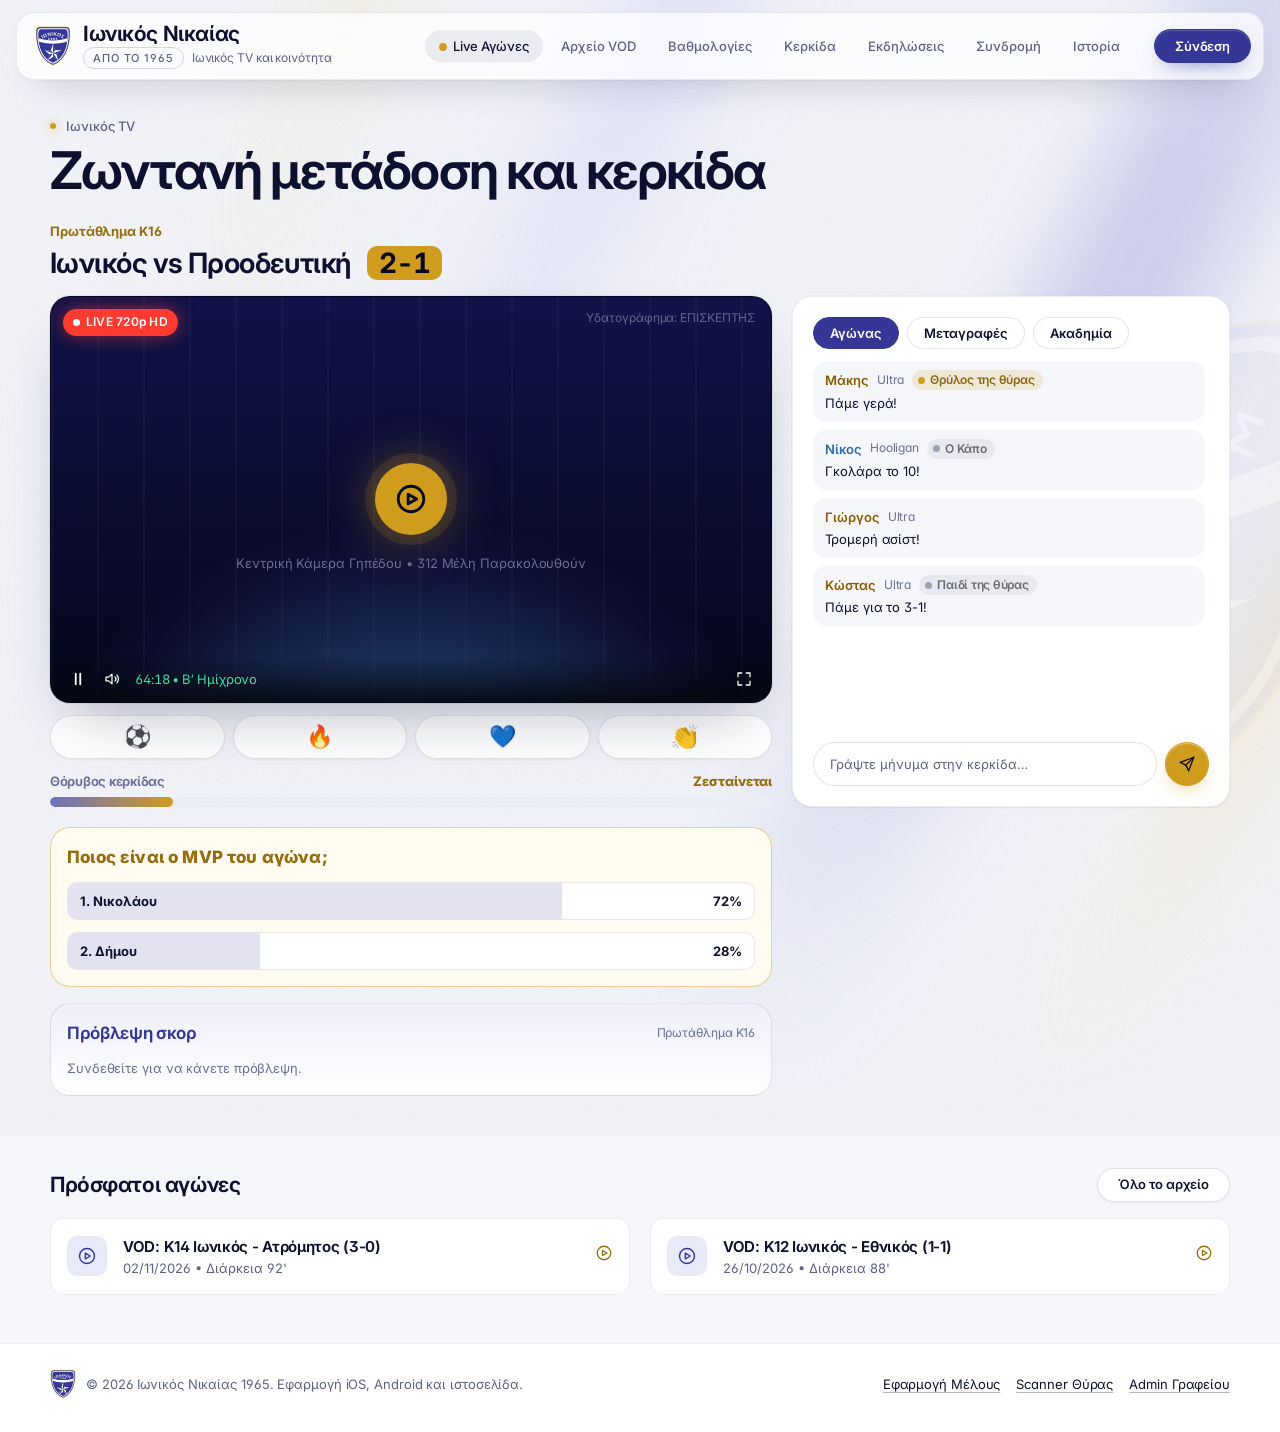
<file: web.html>
<!doctype html>
<html lang="el">
<head>
<meta charset="utf-8">
<meta name="viewport" content="width=device-width, initial-scale=1">
<title>Ιωνικός TV &amp; Κοινότητα · Ιωνικός Νικαίας 1965</title>
<meta name="description" content="Ζωντανές μεταδόσεις ακαδημιών, αρχείο VOD, κερκίδα, εκδηλώσεις και διαχείριση συνδρομής.">
<link rel="icon" href="assets/img/crest.svg">
<link rel="preconnect" href="https://fonts.googleapis.com">
<link rel="preconnect" href="https://fonts.gstatic.com" crossorigin>
<link href="https://fonts.googleapis.com/css2?family=Inter:wght@400..800&display=swap" rel="stylesheet">
<link rel="stylesheet" href="assets/css/tokens.css?v=20261108L7">
<link rel="stylesheet" href="assets/css/components.css?v=20261108L7">
<link rel="stylesheet" href="assets/css/shell.css?v=20261108L7">
<link rel="stylesheet" href="assets/css/app.css?v=20261108L7">
<link rel="stylesheet" href="assets/css/modern.css?v=20261108L7">
<link rel="stylesheet" href="assets/css/light.css?v=20261108L7">
</head>
<body>

<div class="web">

  <header class="web__nav theme-dark">
    <a class="web__brand brandmark" href="index.html">
      <img class="crest" src="assets/img/crest.svg" alt="Έμβλημα Ιωνικού">
      <div class="brandmark__text">
        <strong class="brandmark__name">Ιωνικός Νικαίας</strong>
        <span class="cluster" style="gap:8px"><span class="seal">ΑΠΟ ΤΟ 1965</span><span class="brandmark__sub">Ιωνικός TV και κοινότητα</span></span>
      </div>
    </a>
    <nav class="web__links" id="webLinks" aria-label="Κύρια πλοήγηση"></nav>
    <div class="cluster" style="gap:8px">
      <a class="web__who hidden" id="whoami" href="app.html#profile" title="Το προφίλ μου"></a>
      <a class="btn btn--primary btn--sm" id="authBtn" href="login.html">Σύνδεση</a>
    </div>
  </header>

  <main class="web__main">
    <div class="web__wrap" id="page"></div>
  </main>

  <footer class="web__foot theme-dark">
    <div class="web__wrap between" style="flex-wrap:wrap">
      <span class="cluster" style="gap:10px"><img class="crest crest--sm" src="assets/img/crest.svg" alt=""> © 2026 Ιωνικός Νικαίας 1965. Εφαρμογή iOS, Android και ιστοσελίδα.</span>
      <span class="cluster" style="gap:16px">
        <a href="app.html">Εφαρμογή Μέλους</a>
        <a href="scanner.html">Scanner Θύρας</a>
        <a href="admin.html">Admin Γραφείου</a>
      </span>
    </div>
  </footer>
</div>

<script src="assets/vendor/qrcode.js?v=20261108L7"></script>
<script src="assets/js/data.js?v=20261108L7"></script>
<script src="assets/js/core.js?v=20261108L7"></script>
<script src="assets/js/icons.js?v=20261108L7"></script>
<script src="assets/js/web.js?v=20261108L7"></script>
</body>
</html>
</file>
<file: assets/css/tokens.css>
/* ==========================================================================
   ΙΩΝΙΚΟΣ 1965 :: Design Tokens
   Heritage matchday: όλα τα χρώματα βγαίνουν από το έμβλημα.
   Ένα αρχείο, μία αλήθεια: web + app χρησιμοποιούν τα ίδια tokens.
   ========================================================================== */

:root {
  /* ---- Brand ---------------------------------------------------------- */
  /* Μπλε και χρυσό ακριβώς από το έμβλημα του συλλόγου. */
  --ion-navy:        #343795;  /* κύριο χρώμα συλλόγου */
  --ion-navy-600:    #2A2D7E;
  --ion-navy-700:    #1F2163;
  --ion-navy-300:    #6E71C0;
  --ion-navy-100:    #E4E5F5;

  --ion-gold:        #CF9C1D;  /* μόνο για τόνους: γραμμές, ενεργά, κύρια ενέργεια */
  --ion-gold-600:    #9E7612;  /* χρυσό για κείμενο πάνω σε ανοιχτό φόντο */
  --ion-gold-300:    #E7C361;
  --ion-gold-100:    #F8EDCF;

  /* ---- Νύχτα αγώνα: σκοτεινές επιφάνειες βαμμένες με το μπλε του εμβλήματος */
  --ink-900:         #0B0C2A;  /* φόντο γηπέδου τη νύχτα */
  --ink-800:         #111339;
  --ink-700:         #181B4A;  /* κάρτες σε dark, κείμενο σε light */
  --ink-600:         #23266A;
  --ink-500:         #3A3D7A;
  --ink-400:         #5F6290;
  --ink-300:         #A9ABCF;

  --line-dark:       #2E3275;  /* περίγραμμα σε σκοτεινές επιφάνειες */
  --line-dark-soft:  #20235C;

  /* ---- Χαρτί: ανοιχτές επιφάνειες με απόχρωση μπλε, όχι μπεζ ---------- */
  --paper:           #FFFFFF;
  --paper-50:        #F8F8FC;
  --paper-100:       #EEEFF7;
  --paper-200:       #E3E5F1;
  --paper-300:       #CDD0E4;

  /* ---- Semantic ------------------------------------------------------- */
  --ok:              #12A874;
  --ok-600:          #0B7F57;
  --ok-300:          #3DDBA0;
  --ok-soft:         #0E3A2E;

  --warn:            #F0A020;
  --warn-soft:       #5A3310;

  --danger:          #E5484D;
  --danger-600:      #C8363B;
  --danger-300:      #FF7A7E;
  --danger-soft:     #4A1114;

  --live:            #FF3B30;

  /* ---- Βαθμίδες τροπαίων ---------------------------------------------- */
  --tier-bronze:     #B4703A;
  --tier-silver:     #9AA3B5;
  --tier-gold:       var(--ion-gold);
  --tier-platinum:   #A7C7E7;

  /* ---- Ρόλοι (light theme = προεπιλογή) ------------------------------- */
  --bg:              var(--paper-100);
  --surface:         var(--paper);
  --surface-2:       var(--paper-50);
  --surface-3:       var(--paper-200);
  --border:          var(--paper-300);
  --border-soft:     var(--paper-200);
  --text:            var(--ink-700);
  --text-muted:      var(--ink-400);
  --text-invert:     #FFFFFF;

  /* ---- Typography ------------------------------------------------------ */
  /* Noto Sans Display (μεταβλητό πλάτος, πλήρη ελληνικά) για τίτλους.
     Open Sans για το κείμενο. Το πλάτος κληρονομείται: οι τίτλοι
     στενεύουν, η Open Sans δεν έχει άξονα πλάτους και μένει ίδια. */
  --font-display: "Noto Sans Display", "Commissioner", system-ui, -apple-system, "Segoe UI", sans-serif;
  --font-body:    "Open Sans", system-ui, -apple-system, "Segoe UI", sans-serif;
  --stretch-ui:       88%;   /* κουμπιά, ετικέτες */
  --stretch-headline: 72%;   /* μεγάλοι τίτλοι, σκορ */

  --fs-xs:    12px;
  --fs-sm:    13px;
  --fs-base:  15px;
  --fs-md:    17px;
  --fs-lg:    21px;
  --fs-xl:    28px;
  --fs-2xl:   38px;
  --fs-3xl:   52px;

  --lh-tight: 1.08;
  --lh-snug:  1.35;
  --lh-base:  1.55;

  /* ---- Space / radius / elevation -------------------------------------- */
  --sp-1:  4px;
  --sp-2:  8px;
  --sp-3:  12px;
  --sp-4:  16px;
  --sp-5:  20px;
  --sp-6:  24px;
  --sp-8:  32px;
  --sp-10: 40px;
  --sp-12: 48px;
  --sp-16: 64px;

  /* Ιεραρχία γωνιών: τα χειριστήρια είναι πιο τετράγωνα από τις κάρτες. */
  --r-sm:   6px;
  --r-md:   10px;
  --r-lg:   14px;
  --r-xl:   20px;
  --r-2xl:  28px;
  --r-pill: 999px;

  --shadow-sm:  0 1px 0 rgba(24, 27, 74, .04), 0 1px 2px rgba(24, 27, 74, .08);
  --shadow-md:  0 2px 0 rgba(24, 27, 74, .04), 0 8px 18px -6px rgba(24, 27, 74, .18);
  --shadow-lg:  0 24px 48px -12px rgba(11, 12, 42, .42), 0 4px 10px rgba(11, 12, 42, .12);
  --shadow-gold: 0 0 0 1px var(--ion-gold), 0 10px 28px -8px rgba(207, 156, 29, .45);

  --ring: 0 0 0 3px rgba(207, 156, 29, .55);

  /* ---- Υπογραφή συλλόγου ------------------------------------------------ */
  /* Ρίγα κασκόλ: μπλε, λευκή λωρίδα, χρυσή λωρίδα. */
  --stripe: repeating-linear-gradient(90deg,
              var(--ion-gold) 0 28px,
              #fff 28px 32px,
              var(--ion-navy) 32px 60px,
              #fff 60px 64px);
  /* Διαγώνια υφή σκαλιών κερκίδας, μόνο σε σκοτεινές επιφάνειες. */
  --terrace: repeating-linear-gradient(135deg,
              rgba(255, 255, 255, .035) 0 2px,
              transparent 2px 13px);
  /* Ουρανός γηπέδου: προβολείς πάνω από το μπλε της νύχτας. */
  --floodlight:
    radial-gradient(900px 420px at 50% -12%, rgba(110, 113, 192, .42), transparent 64%),
    radial-gradient(520px 300px at 100% 0%, rgba(207, 156, 29, .14), transparent 60%);

  --dur: 180ms;
  --ease: cubic-bezier(.2, .7, .3, 1);
}

html { font-stretch: var(--stretch-ui); }

/* ---- Dark surfaces (Live / Scanner / headers / ήρωες) ------------------ */
.theme-dark,
:root[data-theme="dark"] {
  --bg:          var(--ink-900);
  --surface:     var(--ink-700);
  --surface-2:   var(--ink-800);
  --surface-3:   var(--ink-600);
  --border:      var(--line-dark);
  --border-soft: var(--line-dark-soft);
  --text:        #F3F4FC;
  --text-muted:  var(--ink-300);
  --text-invert: var(--ink-900);
}

@media (prefers-reduced-motion: reduce) {
  *, *::before, *::after {
    animation-duration: .001ms !important;
    animation-iteration-count: 1 !important;
    transition-duration: .001ms !important;
  }
}

/* ---- Φωτεινή επιφάνεια μέσα σε σκοτεινή σελίδα ----------------------- */
.theme-light {
  --surface:     var(--paper);
  --surface-2:   var(--paper-50);
  --surface-3:   var(--paper-200);
  --border:      var(--paper-300);
  --border-soft: var(--paper-200);
  --text:        var(--ink-700);
  --text-muted:  var(--ink-400);
  --text-invert: #FFFFFF;
  color: var(--text);
}
</file>
<file: assets/css/components.css>
/* ==========================================================================
   ΙΩΝΙΚΟΣ 1965 :: Κοινά Components
   Τα ΙΔΙΑ κουμπιά, κάρτες, chips, tabs σε app ΚΑΙ web.
   ========================================================================== */

*, *::before, *::after { box-sizing: border-box; }

html { -webkit-text-size-adjust: 100%; }

body {
  margin: 0;
  font-family: var(--font-body);
  font-size: var(--fs-base);
  line-height: var(--lh-base);
  color: var(--text);
  background: var(--bg);
  -webkit-font-smoothing: antialiased;
  text-rendering: optimizeLegibility;
}

h1, h2, h3, h4, h5 {
  font-family: var(--font-display);
  line-height: var(--lh-tight);
  margin: 0;
  letter-spacing: -.005em;
}
h1, h2 { font-stretch: var(--stretch-headline); font-weight: 800; }

a { color: inherit; }

img, svg { max-width: 100%; }

:focus-visible {
  outline: none;
  box-shadow: var(--ring);
  border-radius: var(--r-sm);
}

/* ---- Eyebrow: πεζά, με χρυσή εγκοπή μπροστά ---------------------------- */
.eyebrow {
  display: inline-flex;
  align-items: center;
  gap: 10px;
  font-family: var(--font-display);
  font-size: var(--fs-sm);
  font-weight: 700;
  letter-spacing: .01em;
  color: var(--ion-navy);
}
.eyebrow::before {
  content: "";
  width: 18px; height: 3px;
  border-radius: 2px;
  background: var(--ion-gold);
}
.theme-dark .eyebrow { color: var(--ion-gold-300); }

.screen-title {
  font-size: var(--fs-2xl);
  font-weight: 800;
  margin-top: var(--sp-2);
}

/* ==========================================================================
   BUTTONS : ένα base, πέντε variants, τρία μεγέθη. Παντού ίδια.
   ========================================================================== */
.btn {
  --btn-bg: var(--ion-navy);
  --btn-fg: #fff;
  --btn-bd: transparent;

  appearance: none;
  display: inline-flex;
  align-items: center;
  justify-content: center;
  gap: var(--sp-2);

  font-family: var(--font-display);
  font-size: var(--fs-base);
  font-weight: 700;
  letter-spacing: .01em;
  line-height: 1;
  text-decoration: none;
  white-space: nowrap;

  min-height: 46px;
  padding: 0 var(--sp-5);
  border: 1.5px solid var(--btn-bd);
  border-radius: var(--r-sm);
  font-stretch: var(--stretch-ui);
  background: var(--btn-bg);
  color: var(--btn-fg);
  cursor: pointer;

  transition: transform var(--dur) var(--ease),
              filter var(--dur) var(--ease),
              background-color var(--dur) var(--ease),
              box-shadow var(--dur) var(--ease);
}
.btn:hover:not(:disabled) { filter: brightness(1.1); }
.btn:focus-visible { box-shadow: var(--ring); border-radius: var(--r-sm); }
.btn:active:not(:disabled) { transform: translateY(1px) scale(.995); }
.btn:disabled { opacity: .45; cursor: not-allowed; }

.btn--primary { --btn-bg: var(--ion-navy); --btn-fg: #fff; }
.btn--gold    { --btn-bg: var(--ion-gold); --btn-fg: var(--ink-900); box-shadow: inset 0 -2px 0 rgba(0,0,0,.14); }
.btn--primary { box-shadow: inset 0 -2px 0 rgba(0,0,0,.22); }
.btn--success { --btn-bg: var(--ok);       --btn-fg: #fff; }
.btn--danger  { --btn-bg: var(--danger);   --btn-fg: #fff; }

.btn--ghost {
  --btn-bg: transparent;
  --btn-fg: var(--text);
  --btn-bd: var(--border);
}
.btn--ghost:hover:not(:disabled) { background: var(--surface-3); filter: none; }

.btn--outline {
  --btn-bg: transparent;
  --btn-fg: var(--ion-navy);
  --btn-bd: var(--ion-navy);
}
.theme-dark .btn--outline { --btn-fg: var(--ion-gold-300); --btn-bd: var(--ion-gold); }
.theme-dark .btn--ghost { --btn-fg: var(--text); --btn-bd: rgba(255,255,255,.22); }
.theme-dark .btn--ghost:hover:not(:disabled) { background: rgba(255,255,255,.08); }

.btn--sm { min-height: 36px; padding: 0 var(--sp-4); font-size: var(--fs-sm); }
.btn--lg { min-height: 56px; padding: 0 var(--sp-8); font-size: var(--fs-md); border-radius: var(--r-md); }
.btn--block { display: flex; width: 100%; }
.btn--icon { padding: 0; width: 46px; min-height: 46px; }
.btn--icon.btn--sm { width: 36px; min-height: 36px; }

.btn__sub {
  font-family: var(--font-body);
  font-weight: 600;
  font-size: var(--fs-xs);
  opacity: .8;
}

/* ==========================================================================
   CARDS
   ========================================================================== */
.card {
  background: var(--surface);
  border: 1px solid var(--border-soft);
  border-radius: var(--r-lg);
  padding: var(--sp-5);
  box-shadow: var(--shadow-sm);
}
.card--flat   { box-shadow: none; }
.card--raised { box-shadow: var(--shadow-md); }
.card--navy {
  background: var(--terrace), linear-gradient(165deg, var(--ion-navy) 0%, var(--ion-navy-700) 100%);
  border-color: transparent;
  color: #fff;
}
.card--ink {
  background: var(--terrace), var(--ink-700);
  border-color: var(--line-dark);
  color: #F3F4FC;
}
/* Κάρτα με χρυσή γραμμή στην κορυφή: για τα σημαντικά (συνδρομή, πακέτα). */
.card--rule {
  position: relative;
  border-top: 0;
  padding-top: calc(var(--sp-5) + 4px);
  overflow: hidden;
}
.card--rule::before {
  content: "";
  position: absolute; left: 0; right: 0; top: 0;
  height: 4px;
  background: var(--stripe);
}
.card--gold-ring { box-shadow: var(--shadow-gold); border-color: transparent; }

.card__title {
  font-family: var(--font-display);
  font-size: var(--fs-md);
  font-weight: 800;
}
.card__meta { font-size: var(--fs-sm); color: var(--text-muted); }

/* ==========================================================================
   CHIPS / BADGES / PILLS
   ========================================================================== */
.chip {
  display: inline-flex;
  align-items: center;
  gap: var(--sp-2);
  font-family: var(--font-display);
  font-size: var(--fs-sm);
  font-weight: 700;
  padding: 7px var(--sp-4);
  border-radius: var(--r-pill);
  border: 1px solid var(--border);
  background: var(--surface);
  color: var(--text);
  cursor: pointer;
  transition: all var(--dur) var(--ease);
}
.chip:hover { border-color: var(--ion-navy-300); }
.chip.is-active {
  background: var(--ion-navy);
  border-color: var(--ion-navy);
  color: #fff;
}

.badge {
  display: inline-flex;
  align-items: center;
  gap: 6px;
  font-family: var(--font-display);
  font-size: var(--fs-xs);
  font-weight: 800;
  letter-spacing: .06em;
  text-transform: uppercase;
  padding: 5px 10px;
  border-radius: var(--r-sm);
  background: var(--surface-3);
  color: var(--text);
}
.badge--ok     { background: rgba(16,185,129,.16); color: var(--ok-300); }
.badge--warn   { background: rgba(245,166,35,.18); color: var(--warn); }
.badge--danger { background: rgba(239,68,68,.16);  color: var(--danger-300); }
.badge--gold   { background: rgba(207, 156, 29,.18); color: var(--ion-gold-600); }
.theme-dark .badge--gold { color: var(--ion-gold-300); }
.badge--ok     { color: var(--ok-600); }
.theme-dark .badge--ok, .scan-state .badge--ok { color: var(--ok-300); }
.badge--danger { color: var(--danger-600); }
.theme-dark .badge--danger { color: var(--danger-300); }
.badge--navy   { background: var(--ion-navy); color: #fff; }

.badge--live {
  background: var(--live);
  color: #fff;
  letter-spacing: .1em;
}
.badge--live::before {
  content: "";
  width: 7px; height: 7px;
  border-radius: 50%;
  background: #fff;
  animation: pulse 1.6s infinite;
}
@keyframes pulse { 0%,100% { opacity: 1 } 50% { opacity: .25 } }

.dot {
  width: 8px; height: 8px;
  border-radius: 50%;
  display: inline-block;
  background: var(--ok);
}
.dot--gold { background: var(--ion-gold); }
.dot--red  { background: var(--danger); }

/* ==========================================================================
   SEGMENTED CONTROL (profile switcher)
   ========================================================================== */
.segmented {
  display: flex;
  gap: var(--sp-1);
  padding: var(--sp-1);
  background: var(--paper-200);
  border-radius: var(--r-md);
}
.theme-dark .segmented { background: var(--ink-800); }

.segmented__btn {
  flex: 1;
  appearance: none;
  border: 0;
  background: transparent;
  font-family: var(--font-display);
  font-size: var(--fs-sm);
  font-weight: 700;
  color: var(--text-muted);
  padding: 10px var(--sp-3);
  border-radius: var(--r-sm);
  cursor: pointer;
  transition: all var(--dur) var(--ease);
  line-height: 1.25;
}
.segmented__btn.is-active {
  background: var(--ion-navy);
  color: #fff;
  box-shadow: inset 0 -2px 0 var(--ion-gold), var(--shadow-sm);
}
.segmented__btn.is-active[data-tone="gold"] {
  background: var(--ion-gold);
  color: var(--ink-900);
}

/* ==========================================================================
   LIST ROWS
   ========================================================================== */
.row {
  display: flex;
  align-items: center;
  gap: var(--sp-4);
  padding: var(--sp-4);
  background: var(--surface);
  border: 1px solid var(--border-soft);
  border-radius: var(--r-md);
  transition: all var(--dur) var(--ease);
}
.row + .row { margin-top: var(--sp-3); }
.row__icon {
  flex: 0 0 auto;
  width: 40px; height: 40px;
  display: grid; place-items: center;
  border-radius: var(--r-sm);
  background: var(--ion-navy-100);
  color: var(--ion-navy);
}
.theme-dark .row__icon { background: rgba(52, 55, 149,.5); color: var(--ion-gold-300); }
.row__body { flex: 1 1 auto; min-width: 0; }
.row__title { font-weight: 700; font-family: var(--font-display); }
.row__meta  { font-size: var(--fs-sm); color: var(--text-muted); }
.row__end   { flex: 0 0 auto; font-family: var(--font-display); font-weight: 800; }
.row--clickable { cursor: pointer; }
.row--clickable:hover { border-color: var(--ion-navy-300); box-shadow: var(--shadow-md); }
.row--clickable:hover .row__icon { background: var(--ion-navy); color: var(--ion-gold-300); }

/* ==========================================================================
   STATS
   ========================================================================== */
.stat { display: grid; gap: 2px; }
.stat__value {
  font-family: var(--font-display);
  font-size: var(--fs-2xl);
  font-weight: 800;
  font-stretch: var(--stretch-headline);
  font-variant-numeric: tabular-nums;
  line-height: 1;
}
.stat__label { font-size: var(--fs-sm); color: var(--text-muted); }
.stat--ok   .stat__value { color: var(--ok); }
.stat--gold .stat__value { color: var(--ion-gold-600); }
.theme-dark .stat--gold .stat__value { color: var(--ion-gold); }
.stat--navy .stat__value { color: var(--ion-navy); }
.theme-dark .stat--navy .stat__value { color: #fff; }

/* ==========================================================================
   PROGRESS
   ========================================================================== */
.progress {
  height: 10px;
  border-radius: var(--r-pill);
  background: rgba(255,255,255,.18);
  overflow: hidden;
}
.progress__bar {
  height: 100%;
  border-radius: var(--r-pill);
  background: var(--ion-gold);
  transition: width 600ms var(--ease);
}

/* ==========================================================================
   FORM FIELDS
   ========================================================================== */
.field { display: grid; gap: 6px; }
.field__label {
  font-family: var(--font-display);
  font-size: var(--fs-sm);
  font-weight: 700;
  color: var(--text);
}
.input {
  width: 100%;
  min-height: 48px;
  padding: 0 var(--sp-4);
  font-family: var(--font-body);
  font-size: var(--fs-base);
  color: var(--text);
  background: var(--surface);
  border: 1.5px solid var(--border);
  border-radius: var(--r-md);
  transition: border-color var(--dur) var(--ease), box-shadow var(--dur) var(--ease);
}
.input::placeholder { color: var(--text-muted); }
.input:focus { outline: none; border-color: var(--ion-navy); box-shadow: var(--ring); }
.input--error { border-color: var(--danger); }

.field__error {
  font-size: var(--fs-sm);
  font-weight: 600;
  color: var(--danger);
}

/* ==========================================================================
   CREST (placeholder : αντικαταστήστε με το επίσημο logo)
   ========================================================================== */
.crest { display: block; width: 36px; height: 44px; flex: 0 0 auto; }
.crest--sm { width: 26px; height: 32px; }
.crest--lg { width: 64px; height: 78px; }
.crest--xl { width: 96px; height: 117px; }

/* ==========================================================================
   QR
   ========================================================================== */
.qr {
  background: #fff;
  padding: var(--sp-3);
  border-radius: var(--r-lg);
  display: inline-block;
  line-height: 0;
}
.qr canvas, .qr img { display: block; image-rendering: pixelated; }
.qr--stale { opacity: .35; filter: grayscale(1); }

.qr-countdown {
  font-family: var(--font-display);
  font-weight: 700;
  font-variant-numeric: tabular-nums;
}

/* ==========================================================================
   UTILITIES
   ========================================================================== */
.stack   { display: grid; gap: var(--sp-4); }
.stack-2 { display: grid; gap: var(--sp-2); }
.stack-3 { display: grid; gap: var(--sp-3); }
.stack-6 { display: grid; gap: var(--sp-6); }
.cluster { display: flex; flex-wrap: wrap; gap: var(--sp-3); align-items: center; }
.between { display: flex; align-items: center; justify-content: space-between; gap: var(--sp-3); }
.grow    { flex: 1 1 auto; min-width: 0; }
.center  { text-align: center; }
.muted   { color: var(--text-muted); }
.gold    { color: var(--ion-gold); }
.ok      { color: var(--ok); }
.danger  { color: var(--danger); }
.mono    { font-variant-numeric: tabular-nums; }
.t-sm    { font-size: var(--fs-sm); }
.t-xs    { font-size: var(--fs-xs); }
.t-lg    { font-size: var(--fs-lg); }
.bold    { font-weight: 700; }
.display { font-family: var(--font-display); }
.hidden  { display: none !important; }
.sr-only {
  position: absolute; width: 1px; height: 1px;
  padding: 0; margin: -1px; overflow: hidden;
  clip: rect(0 0 0 0); white-space: nowrap; border: 0;
}

.divider { height: 1px; background: var(--border-soft); border: 0; margin: var(--sp-4) 0; }

/* ---- Toast ------------------------------------------------------------- */
.toast-host {
  position: fixed;
  left: 50%; bottom: 24px;
  transform: translateX(-50%);
  display: grid; gap: var(--sp-2);
  z-index: 9999;
  width: min(420px, calc(100vw - 32px));
}
.toast {
  display: flex; align-items: center; gap: var(--sp-3);
  padding: var(--sp-3) var(--sp-4);
  border-radius: var(--r-md);
  background: var(--ink-700);
  color: #fff;
  box-shadow: var(--shadow-lg);
  font-size: var(--fs-sm);
  font-weight: 600;
  animation: toast-in 240ms var(--ease);
}
.toast--ok     { background: var(--ok-600); }
.toast--danger { background: var(--danger-600); }
@keyframes toast-in { from { opacity: 0; transform: translateY(12px); } }

/* ==========================================================================
   MODAL
   ========================================================================== */
.modal-backdrop {
  position: fixed; inset: 0;
  z-index: 2000;
  background: rgba(11, 12, 42, .7);
  backdrop-filter: blur(4px);
  display: grid; place-items: center;
  padding: var(--sp-4);
  animation: fade-in 160ms var(--ease);
}
@keyframes fade-in { from { opacity: 0 } }

.modal {
  width: min(460px, 100%);
  max-height: 90vh;
  overflow-y: auto;
  background: var(--paper);
  color: var(--ink-700);
  border-radius: var(--r-xl);
  padding: var(--sp-6);
  padding-top: calc(var(--sp-6) + 4px);
  display: grid; gap: var(--sp-4);
  box-shadow: var(--shadow-lg);
  animation: modal-in 200ms var(--ease);
  background-image: var(--stripe);
  background-size: 100% 4px;
  background-repeat: no-repeat;
}
@keyframes modal-in { from { opacity: 0; transform: translateY(14px) scale(.98) } }

.modal__title { font-family: var(--font-display); font-weight: 800; font-size: var(--fs-xl); font-stretch: var(--stretch-headline); line-height: 1.1; }
.modal__text  { font-size: var(--fs-sm); color: var(--ink-400); margin: 0; }
.modal__actions { display: grid; grid-template-columns: 1fr 1fr; gap: var(--sp-3); }
@media (max-width: 420px) { .modal__actions { grid-template-columns: 1fr } }

/* ==========================================================================
   OPTION CARDS (κύκλος χρέωσης, τρόπος πληρωμής)
   ========================================================================== */
.options { display: grid; gap: var(--sp-3); }
.options--row { grid-auto-flow: column; grid-auto-columns: 1fr; }
@media (max-width: 560px) { .options--row { grid-auto-flow: row } }

.option {
  position: relative;
  display: flex; align-items: center; gap: var(--sp-3);
  padding: var(--sp-4);
  border: 1.5px solid var(--border);
  border-radius: var(--r-md);
  background: var(--surface);
  cursor: pointer;
  text-align: left;
  font: inherit;
  color: inherit;
  transition: all var(--dur) var(--ease);
}
.option:hover { border-color: var(--ion-navy-300); }
.option.is-selected {
  border-color: var(--ion-navy);
  box-shadow: inset 0 0 0 1px var(--ion-navy);
  background: var(--ion-navy-100);
}
.theme-dark .option.is-selected {
  background: rgba(52, 55, 149, .34);
  border-color: var(--ion-gold);
  box-shadow: inset 0 0 0 1px var(--ion-gold);
}
.option__mark {
  flex: 0 0 auto;
  width: 20px; height: 20px;
  border-radius: 50%;
  border: 2px solid var(--border);
  display: grid; place-items: center;
}
.option.is-selected .option__mark { border-color: var(--ion-navy); }
.theme-dark .option.is-selected .option__mark { border-color: var(--ion-gold); }
.option.is-selected .option__mark::after {
  content: "";
  width: 10px; height: 10px;
  border-radius: 50%;
  background: var(--ion-navy);
}
.theme-dark .option.is-selected .option__mark::after { background: var(--ion-gold); }
.option__body { flex: 1 1 auto; min-width: 0; }
.option__label { font-family: var(--font-display); font-weight: 700; }
.option__sub { font-size: var(--fs-sm); color: var(--text-muted); }
.option__tag {
  flex: 0 0 auto;
  font-family: var(--font-display); font-weight: 800;
  font-size: var(--fs-xs);
  padding: 4px 9px; border-radius: var(--r-pill);
  background: rgba(16,185,129,.16); color: var(--ok-600);
}
.theme-dark .option__tag { color: var(--ok-300); }

/* ---- Σύνοψη ποσού -------------------------------------------------------- */
.summary { display: grid; gap: var(--sp-2); }
.summary__line { display: flex; justify-content: space-between; gap: var(--sp-3); font-size: var(--fs-sm); }
.summary__line--total {
  font-family: var(--font-display);
  font-weight: 800;
  font-size: var(--fs-md);
  padding-top: var(--sp-3);
  border-top: 1px solid var(--border-soft);
}
.summary__line.is-credit { color: var(--ok-600); }
.theme-dark .summary__line.is-credit { color: var(--ok-300); }
.summary__line.is-charge { color: var(--danger); }

/* ---- Select -------------------------------------------------------------- */
.select {
  width: 100%;
  min-height: 48px;
  padding: 0 var(--sp-4);
  font: inherit;
  color: var(--text);
  background: var(--surface);
  border: 1.5px solid var(--border);
  border-radius: var(--r-md);
  cursor: pointer;
}
.select:focus { outline: none; border-color: var(--ion-navy); box-shadow: var(--ring); }
.option__label, .option__sub { display: block; }
.theme-light .segmented { background: var(--paper-200); }
.theme-light .btn--ghost { --btn-fg: var(--ink-700); --btn-bd: var(--paper-300); }

/* ---- Ανθεκτικότητα σε στενές οθόνες -------------------------------------- */
/* Τα grid παιδιά δεν πρέπει να φουσκώνουν τη στήλη πέρα από το πλάτος. */
.stack, .stack-2, .stack-3, .stack-6, .card { min-width: 0; }
.stack, .stack-2, .stack-3, .stack-6 { grid-template-columns: minmax(0, 1fr); }
.btn--block { white-space: normal; text-align: center; line-height: 1.25; }
.btn--block.btn--lg { padding-top: 12px; padding-bottom: 12px; }
.row__end { white-space: nowrap; }
@media (max-width: 480px) {
  .row { gap: var(--sp-3); padding: var(--sp-3); }
  .row__end { font-size: var(--fs-base) !important; }
  .segmented__btn { white-space: normal; }
}

/* ---- Λίστα παροχών πακέτου ---------------------------------------------- */
.perks { list-style: none; margin: 0; padding: 0; display: grid; gap: var(--sp-3); }
.perks__item { display: grid; grid-template-columns: 22px minmax(0, 1fr); gap: var(--sp-3); align-items: start; }
.perks__icon {
  width: 22px; height: 22px; border-radius: 50%;
  display: grid; place-items: center;
  background: rgba(207, 156, 29, .18);
  color: var(--ion-gold);
  margin-top: 1px;
}
.theme-light .perks__icon { background: var(--ion-navy-100); color: var(--ion-navy); }
.perks__title { font-family: var(--font-display); font-weight: 700; font-size: var(--fs-sm); }
.perks__text { font-size: var(--fs-sm); color: var(--text-muted); line-height: 1.45; }
.perks--compact { gap: var(--sp-2); }
.perks--compact .perks__text { display: none; }

.plan { display: grid; gap: var(--sp-4); }
.plan + .plan { padding-top: var(--sp-5); border-top: 1px solid var(--border-soft); }
.plan__head { display: flex; align-items: baseline; justify-content: space-between; gap: var(--sp-3); flex-wrap: wrap; }
.plan__name { font-family: var(--font-display); font-weight: 800; font-size: var(--fs-md); }
.plan__who { font-size: var(--fs-sm); color: var(--text-muted); }
.plan__name { font-size: var(--fs-lg); font-stretch: var(--stretch-headline); }
.plan__price { font-family: var(--font-display); font-weight: 800; font-size: var(--fs-xl); font-stretch: var(--stretch-headline); font-variant-numeric: tabular-nums; color: var(--ion-gold-600); white-space: nowrap; }
.theme-dark .plan__price, .card--navy .plan__price { color: var(--ion-gold-300); }
.plan__price small { font-size: var(--fs-xs); font-weight: 600; color: var(--text-muted); margin-left: 4px; }

/* ==========================================================================
   ΥΠΟΓΡΑΦΗ ΣΥΛΛΟΓΟΥ: ρίγα κασκόλ, σφραγίδα 1965, υδατογράφημα εμβλήματος
   Ίδια κομμάτια σε εφαρμογή, ιστοσελίδα και εργαλεία προσωπικού.
   ========================================================================== */

/* Λεπτή ρίγα κασκόλ στην άκρη ενός header ή ήρωα. */
.has-stripe { position: relative; }
.has-stripe::after {
  content: "";
  position: absolute; left: 0; right: 0; bottom: 0;
  height: 4px;
  background: var(--stripe);
  pointer-events: none;
}
.has-stripe--top::after { top: 0; bottom: auto; }

/* Σφραγίδα «από το 1965» δίπλα στο έμβλημα. */
.seal {
  display: inline-flex; align-items: center;
  padding: 3px 9px 2px;
  border: 1px solid currentColor;
  border-radius: var(--r-pill);
  font-family: var(--font-display);
  font-size: 11px;
  font-weight: 700;
  font-stretch: var(--stretch-ui);
  letter-spacing: .14em;
  color: var(--ion-gold-600);
  white-space: nowrap;
  line-height: 1.4;
}
.theme-dark .seal { color: var(--ion-gold-300); }

/* Μπλοκ μάρκας: έμβλημα + όνομα + σφραγίδα. */
.brandmark { display: flex; align-items: center; gap: var(--sp-3); min-width: 0; text-decoration: none; color: inherit; }
.brandmark__text { display: grid; gap: 3px; min-width: 0; }
.brandmark__name {
  font-family: var(--font-display);
  font-weight: 800;
  font-stretch: var(--stretch-headline);
  font-size: var(--fs-lg);
  line-height: 1;
  letter-spacing: .01em;
}
.brandmark__sub { font-size: var(--fs-xs); color: var(--text-muted); line-height: 1.2; }

/* Μεγάλο, αχνό έμβλημα σε σκοτεινές επιφάνειες. */
.crest-watermark { position: relative; overflow: clip; isolation: isolate; }
.crest-watermark::before {
  content: "";
  position: absolute;
  right: -6%; top: 50%;
  width: min(46%, 420px);
  aspect-ratio: 600 / 672;
  transform: translateY(-50%) rotate(-8deg);
  background: url("../img/crest.svg") center / contain no-repeat;
  opacity: .07;
  filter: grayscale(1) brightness(2.4);
  z-index: -1;
  pointer-events: none;
}

/* Νύχτα αγώνα: σκοτεινή ζώνη σε όλο το πλάτος, μέσα σε ανοιχτή σελίδα. */
.matchday {
  position: relative;
  margin-inline: calc(50% - 50vw);
  padding: var(--sp-8) calc(50vw - 50%) var(--sp-10);
  background: var(--terrace), var(--floodlight), var(--ink-900);
  color: var(--text);
}
.matchday + * { margin-top: var(--sp-8); }

/* Κενή κατάσταση: πρόσκληση για ενέργεια, όχι διάθεση. */
.empty {
  display: grid; gap: var(--sp-3);
  justify-items: center; align-content: center;
  text-align: center;
  min-height: 320px;
  padding: var(--sp-8) var(--sp-6);
  border: 1.5px dashed var(--border);
  border-radius: var(--r-lg);
  background: var(--surface-2);
}
.empty__icon { color: var(--ion-navy-300); }

/* Τίτλος ενότητας μέσα σε σελίδα/οθόνη. */
.section-title {
  font-family: var(--font-display);
  font-weight: 800;
  font-stretch: var(--stretch-headline);
  font-size: var(--fs-lg);
  line-height: 1.1;
}

/* ==========================================================================
   ΔΙΑΡΚΕΙΑΣ (season pass): η κάρτα μέλους και το εισιτήριο εκδήλωσης
   Το ένα στοιχείο όπου η σχεδίαση «τολμά».
   ========================================================================== */
.pass {
  --pass-a: #4447B0;
  --pass-b: var(--ion-navy);
  --pass-c: var(--ion-navy-700);
  position: relative;
  isolation: isolate;
  overflow: hidden;
  border-radius: var(--r-xl);
  color: #fff;
  background:
    var(--terrace),
    radial-gradient(120% 70% at 100% 0%, rgba(207, 156, 29, .22), transparent 55%),
    linear-gradient(165deg, var(--pass-a) 0%, var(--pass-b) 45%, var(--pass-c) 100%);
  box-shadow: 0 1px 0 rgba(255,255,255,.18) inset, var(--shadow-lg);
  text-align: left;
}
.pass--academy {
  --pass-a: #1E2160;
  --pass-b: var(--ink-700);
  --pass-c: var(--ink-900);
  box-shadow: var(--shadow-gold);
}
.pass::before {           /* υδατογράφημα εμβλήματος */
  content: "";
  position: absolute;
  right: -18%; top: -6%;
  width: 62%;
  aspect-ratio: 600 / 672;
  background: url("../img/crest.svg") center / contain no-repeat;
  opacity: .09;
  filter: grayscale(1) brightness(2.6);
  transform: rotate(-10deg);
  z-index: -1;
  pointer-events: none;
}

.pass__band {             /* χρυσή ζώνη επιπέδου */
  display: flex; align-items: center; justify-content: space-between;
  gap: var(--sp-3);
  padding: 9px var(--sp-5);
  background: var(--ion-gold);
  color: var(--ink-900);
  font-family: var(--font-display);
  font-weight: 800;
  font-size: var(--fs-sm);
  line-height: 1.2;
}
.pass--academy .pass__band { background: linear-gradient(90deg, var(--ion-gold), var(--ion-gold-300)); }
.pass__state { display: inline-flex; align-items: center; gap: 6px; font-weight: 700; }
.pass__state .dot { background: #0B6B49; box-shadow: 0 0 0 3px rgba(11,107,73,.18); }
.pass__state.is-off .dot { background: var(--danger-600); box-shadow: 0 0 0 3px rgba(200,54,59,.2); }

.pass__head { padding: var(--sp-5) var(--sp-5) var(--sp-4); display: grid; gap: 6px; }
.pass__club {
  display: flex; align-items: center; gap: 8px;
  font-family: var(--font-display);
  font-size: var(--fs-xs);
  font-weight: 700;
  letter-spacing: .12em;
  color: var(--ion-gold-300);
}
.pass__name {
  font-family: var(--font-display);
  font-weight: 800;
  font-stretch: var(--stretch-headline);
  font-size: 34px;
  line-height: .98;
  letter-spacing: -.005em;
  overflow-wrap: anywhere;
}
.pass__meta { font-size: var(--fs-sm); color: rgba(255,255,255,.78); }

/* Διάτρηση: σαν το αποκόμμα εισιτηρίου διαρκείας. */
.pass__perf {
  position: relative;
  height: 0;
  margin: 0 var(--sp-5);
  border-top: 2px dashed rgba(255,255,255,.28);
}
.pass__perf::before, .pass__perf::after {
  content: "";
  position: absolute; top: -12px;
  width: 22px; height: 22px;
  border-radius: 50%;
  background: var(--pass-hole, var(--paper-50));
}
.pass__perf::before { left: calc(-1 * var(--sp-5) - 11px); }
.pass__perf::after  { right: calc(-1 * var(--sp-5) - 11px); }

.pass__stub {
  padding: var(--sp-5);
  display: grid; justify-items: center; gap: var(--sp-3);
  text-align: center;
}
.pass__qr {
  position: relative;
  padding: 10px;
  background: #fff;
  border-radius: var(--r-lg);
  line-height: 0;
  box-shadow: 0 12px 26px -10px rgba(0,0,0,.55);
}
.pass__qr .qr { padding: 0; border-radius: 0; }
.pass__timer {
  width: min(188px, 100%);
  height: 4px;
  border-radius: var(--r-pill);
  background: rgba(255,255,255,.18);
  overflow: hidden;
}
.pass__timer > span {
  display: block; height: 100%;
  background: var(--ion-gold);
  border-radius: inherit;
  transition: width 250ms linear;
}
.pass__code {
  display: flex; flex-wrap: wrap; justify-content: center; gap: 4px 14px;
  font-size: var(--fs-sm);
  color: rgba(255,255,255,.82);
  font-variant-numeric: tabular-nums;
}
.pass__code b { font-family: var(--font-display); color: #fff; letter-spacing: .04em; }
.pass__consent { font-size: var(--fs-sm); color: var(--ion-gold-300); font-weight: 700; }

/* ==========================================================================
   ΤΡΟΠΑΙΑ: χρώμα βαθμίδας και toast ξεκλειδώματος
   ========================================================================== */
.trophy-tier--bronze   { --tier: var(--tier-bronze); }
.trophy-tier--silver   { --tier: var(--tier-silver); }
.trophy-tier--gold     { --tier: var(--tier-gold); }
.trophy-tier--platinum { --tier: var(--tier-platinum); }

.tier-dot {
  display: inline-block;
  width: 10px; height: 10px;
  border-radius: 50%;
  background: var(--tier, var(--tier-bronze));
  box-shadow: 0 0 0 2px rgba(255,255,255,.18);
  flex: 0 0 auto;
}

.toast--trophy {
  background: var(--terrace), var(--ink-800);
  box-shadow: inset 4px 0 0 var(--tier, var(--ion-gold)), var(--shadow-lg);
  font-family: var(--font-display);
  font-weight: 800;
  font-size: var(--fs-md);
  color: #fff;
}
.toast--trophy::before {
  content: "";
  width: 14px; height: 14px; border-radius: 50%;
  background: var(--tier, var(--ion-gold));
  box-shadow: 0 0 0 4px rgba(255,255,255,.12);
  flex: 0 0 auto;
}

/* ==========================================================================
   ΑΝΤΙΣΤΡΟΦΗ ΜΕΤΡΗΣΗ: επόμενος εντός έδρας
   ========================================================================== */
.countdown { display: grid; gap: 10px; }
.countdown__match {
  font-family: var(--font-display); font-weight: 900; font-stretch: var(--stretch-headline);
  font-size: var(--fs-xl); line-height: 1.05;
}
.countdown__units { display: grid; grid-template-columns: repeat(3, 1fr); gap: var(--sp-2); }
.countdown__unit {
  display: grid; justify-items: center; gap: 2px;
  padding: var(--sp-3) var(--sp-2);
  border-radius: var(--r-md);
  background: rgba(0, 0, 0, .24);
  border: 1px solid rgba(255, 255, 255, .1);
}
.countdown__unit b {
  font-family: var(--font-display); font-weight: 900; font-stretch: var(--stretch-headline);
  font-size: var(--fs-2xl); line-height: 1; font-variant-numeric: tabular-nums; color: var(--ion-gold-300);
}
.countdown__unit span { font-size: var(--fs-xs); color: var(--ink-300); }
.countdown__count { font-family: var(--font-display); font-weight: 700; font-size: var(--fs-sm); color: #fff; }
</file>
<file: assets/css/shell.css>
/* ==========================================================================
   ΙΩΝΙΚΟΣ 1965 :: Shells: phone frame, web chrome, auth screen
   ========================================================================== */

/* ---------------------------------------------------------------- AUTH --- */
.auth {
  min-height: 100vh;
  min-height: 100dvh;
  display: grid;
  place-items: center;
  padding: var(--sp-6) var(--sp-4);
  background: var(--terrace), var(--floodlight), var(--ink-900);
}
.auth__card {
  position: relative;
  overflow: hidden;
  width: min(440px, 100%);
  background: var(--paper);
  border-radius: var(--r-xl);
  padding: calc(var(--sp-8) + 4px) var(--sp-6) var(--sp-6);
  box-shadow: var(--shadow-lg);
}
.auth__card::before {
  content: "";
  position: absolute; left: 0; right: 0; top: 0;
  height: 4px;
  background: var(--stripe);
}
.auth__head { display: grid; justify-items: center; gap: var(--sp-3); text-align: center; }
.auth__title { font-size: var(--fs-2xl); font-weight: 800; font-stretch: var(--stretch-headline); line-height: 1; }
.auth__sub { font-size: var(--fs-sm); color: var(--text-muted); }

.auth__demos {
  display: grid; gap: var(--sp-2);
  padding: var(--sp-4);
  border-radius: var(--r-md);
  background: var(--paper-100);
  border: 1px solid var(--paper-200);
}
.auth__demo {
  display: flex; align-items: center; justify-content: space-between; gap: var(--sp-3);
  width: 100%;
  padding: 9px var(--sp-3);
  border-radius: var(--r-sm);
  border: 1px solid transparent;
  background: var(--paper);
  font: inherit;
  font-size: var(--fs-sm);
  cursor: pointer;
  text-align: left;
  transition: all var(--dur) var(--ease);
}
.auth__demo:hover { border-color: var(--ion-navy); box-shadow: var(--shadow-sm); }
.auth__demo b { font-family: var(--font-display); }
.auth__demo span { color: var(--text-muted); font-size: var(--fs-xs); }

/* --------------------------------------------------------------- PHONE --- */
.stage {
  min-height: 100vh;
  min-height: 100dvh;
  padding: var(--sp-8) var(--sp-4) var(--sp-12);
  background: var(--terrace), var(--floodlight), var(--ink-900);
  background-attachment: fixed;
  color: #fff;
}
.stage__head {
  max-width: 1200px;
  margin: 0 auto var(--sp-6);
  display: flex; align-items: center; justify-content: space-between;
  gap: var(--sp-4); flex-wrap: wrap;
}
.stage__brand { display: flex; align-items: center; gap: var(--sp-3); }
.stage__brand h1 { font-size: var(--fs-xl); font-weight: 800; letter-spacing: .005em; line-height: 1; }
.stage__brand p { color: var(--ink-300); }
.stage__inner { max-width: 1200px; margin: 0 auto; display: grid; justify-items: center; gap: var(--sp-6); }

.phone {
  width: min(392px, 100%);
  background: #07081F;
  border-radius: 46px;
  padding: 12px;
  box-shadow:
    0 0 0 1.5px #3A3E8A,
    0 0 0 6px rgba(207, 156, 29, .08),
    0 40px 80px -10px rgba(0, 0, 0, .65);
  position: relative;
}
.phone__screen {
  position: relative;
  height: 780px;
  max-height: calc(100dvh - 190px);
  min-height: 560px;
  border-radius: 36px;
  overflow: clip;   /* clip, όχι hidden: αφήνει το βίντεο του Live να καρφιτσώνεται */
  background: var(--paper-50);
  color: var(--text);
  display: flex;
  flex-direction: column;
}
.phone--dark .phone__screen { background: var(--ink-900); }

.statusbar {
  flex: 0 0 auto;
  display: flex; align-items: center; justify-content: space-between;
  padding: 12px 24px 6px;
  font-family: var(--font-display);
  font-size: var(--fs-sm);
  font-weight: 700;
  color: var(--text);
  position: relative;
}
.statusbar__notch {
  position: absolute;
  left: 50%; top: 8px;
  transform: translateX(-50%);
  width: 108px; height: 24px;
  border-radius: var(--r-pill);
  background: #07081F;
}
.statusbar__icons { display: flex; gap: 5px; align-items: center; }
.statusbar__icons svg { display: block; }

.appbar {
  flex: 0 0 auto;
  position: relative;
  display: flex; align-items: center; gap: var(--sp-3);
  padding: var(--sp-3) var(--sp-4) calc(var(--sp-3) + 3px);
  background: var(--ion-navy);
  color: #fff;
}
.appbar::after {         /* ρίγα κασκόλ κάτω από κάθε appbar */
  content: "";
  position: absolute; left: 0; right: 0; bottom: 0;
  height: 3px;
  background: var(--stripe);
}
.appbar--ink { background: var(--ink-800); }
.appbar--plain { background: transparent; color: var(--text); }
.appbar__title { font-family: var(--font-display); font-weight: 800; font-size: var(--fs-lg); font-stretch: var(--stretch-headline); line-height: 1.1; }
.appbar__action {
  margin-left: auto;
  background: transparent; border: 0; color: inherit;
  font-size: var(--fs-lg); line-height: 1; cursor: pointer; padding: 6px;
  border-radius: var(--r-sm);
}
.appbar__action:hover { background: rgba(255,255,255,.12); }

.phone__body {
  flex: 1 1 auto;
  overflow-y: auto;
  overscroll-behavior: contain;
  padding: var(--sp-4);
  scrollbar-width: thin;
}
.phone__body::-webkit-scrollbar { width: 6px; }
.phone__body::-webkit-scrollbar-thumb { background: var(--paper-300); border-radius: 3px; }
.phone--dark .phone__body::-webkit-scrollbar-thumb { background: var(--ink-500); }

.tabbar {
  flex: 0 0 auto;
  display: grid;
  grid-auto-flow: column;
  grid-auto-columns: 1fr;
  gap: 2px;
  padding: var(--sp-2) var(--sp-2) var(--sp-4);
  background: var(--paper);
  border-top: 1px solid var(--border-soft);
}
.phone--dark .tabbar { background: var(--ink-800); border-top-color: var(--line-dark-soft); }

.tabbar__btn {
  appearance: none; border: 0; background: transparent;
  display: grid; justify-items: center; gap: 3px;
  padding: 7px 2px;
  border-radius: var(--r-sm);
  cursor: pointer;
  color: var(--text-muted);
  font-family: var(--font-display);
  font-size: var(--fs-xs);
  font-weight: 700;
  transition: color var(--dur) var(--ease);
}
.tabbar__btn svg { display: block; }
.tabbar__btn { position: relative; }
.tabbar__btn.is-active { color: var(--ion-navy); }
.tabbar__btn.is-active::before {
  content: "";
  position: absolute; top: -8px; left: 30%; right: 30%;
  height: 3px;
  border-radius: 0 0 3px 3px;
  background: var(--ion-gold);
}
.phone--dark .tabbar__btn.is-active { color: var(--ion-gold); }

.phone__caption {
  text-align: center;
  color: var(--ink-300);
  font-size: var(--fs-sm);
  max-width: 420px;
}

/* ----------------------------------------------------------------- WEB --- */
.web {
  min-height: 100vh;
  min-height: 100dvh;
  display: flex;
  flex-direction: column;
  background: var(--bg);
  color: var(--text);
  overflow-x: clip;
}
.web__nav {
  position: sticky; top: 0; z-index: 40;
  display: flex; align-items: center; gap: var(--sp-5);
  padding: var(--sp-3) var(--sp-6) calc(var(--sp-3) + 4px);
  background: rgba(17, 19, 57, .96);
  backdrop-filter: blur(12px);
  color: var(--text);
}
.web__nav::after {
  content: "";
  position: absolute; left: 0; right: 0; bottom: 0;
  height: 4px;
  background: var(--stripe);
}
.web__brand { margin-right: auto; }

.web__links { display: flex; gap: var(--sp-1); flex-wrap: nowrap; }
.web__link {
  appearance: none; border: 0; background: transparent;
  font-family: var(--font-display); font-weight: 700; font-size: var(--fs-sm);
  color: var(--ink-300);
  padding: 9px var(--sp-4);
  border-radius: var(--r-pill);
  cursor: pointer;
  transition: all var(--dur) var(--ease);
}
.web__link:hover { color: #fff; background: rgba(255,255,255,.07); }
.web__link.is-active { color: var(--ion-gold-300); background: rgba(207, 156, 29,.14); box-shadow: inset 0 0 0 1px rgba(207, 156, 29,.35); }

.web__main { --main-pt: var(--sp-8); flex: 1 1 auto; padding: var(--main-pt) var(--sp-6) var(--sp-12); }
.web__wrap > .matchday:first-child { margin-top: calc(-1 * var(--main-pt)); }
.web__wrap { max-width: 1180px; margin: 0 auto; }
.web__foot {
  padding: var(--sp-6) var(--sp-6) var(--sp-8);
  background: var(--terrace), var(--ink-900);
  color: var(--ink-300);
  font-size: var(--fs-sm);
}
.web__foot a { color: #fff; text-decoration-color: rgba(207, 156, 29, .6); text-underline-offset: 3px; }

.page-head { margin-bottom: var(--sp-6); }
.page-head h2 { font-size: var(--fs-3xl); font-weight: 800; margin-top: 10px; line-height: .98; max-width: 22ch; }
.page-lead { color: var(--text-muted); max-width: 64ch; margin: calc(-1 * var(--sp-3)) 0 var(--sp-6); }

.grid-2 { display: grid; grid-template-columns: 1fr 1fr; gap: var(--sp-5); }
.grid-3 { display: grid; grid-template-columns: repeat(3, 1fr); gap: var(--sp-5); }
.grid-live { display: grid; grid-template-columns: minmax(0, 1.65fr) minmax(320px, 1fr); gap: var(--sp-5); }

@media (max-width: 960px) {
  .grid-2, .grid-3, .grid-live { grid-template-columns: 1fr; }
  .web__main { --main-pt: var(--sp-6); padding: var(--main-pt) var(--sp-4) var(--sp-10); }
  .web__nav { padding: var(--sp-3) var(--sp-4); }
}

/* --------------------------------------------------------------- ADMIN --- */
.admin {
  min-height: 100vh; min-height: 100dvh;
  display: grid;
  grid-template-columns: 268px minmax(0, 1fr);
  background: var(--paper-100);
}
.admin__side {
  position: relative;
  background: var(--terrace), var(--ink-900);
  box-shadow: inset -4px 0 0 var(--ion-navy), inset -6px 0 0 var(--ion-gold);
  color: #fff;
  padding: var(--sp-6) var(--sp-4);
  display: flex; flex-direction: column; gap: var(--sp-5);
}
.admin__brand { display: flex; align-items: center; gap: var(--sp-3); }
.admin__brand strong { font-family: var(--font-display); font-weight: 800; font-stretch: var(--stretch-headline); font-size: var(--fs-lg); color: #fff; letter-spacing: .01em; }
.admin__nav { display: grid; gap: 4px; }
.admin__navbtn {
  appearance: none; border: 0; background: transparent;
  text-align: left;
  font-family: var(--font-display); font-weight: 700; font-size: var(--fs-base);
  color: var(--ink-300);
  padding: 12px var(--sp-4);
  border-radius: var(--r-md);
  cursor: pointer;
  transition: all var(--dur) var(--ease);
}
.admin__navbtn:hover { background: rgba(255,255,255,.06); color: #fff; }
.admin__navbtn.is-active { background: var(--ion-navy); color: #fff; box-shadow: inset 3px 0 0 var(--ion-gold); }
.admin__foot { margin-top: auto; font-size: var(--fs-sm); color: var(--ok-300); font-weight: 700; }
.admin__main { padding: var(--sp-8); min-width: 0; }
.admin__main .card:has(> .table), .admin__main .card > .table { overflow-x: auto; }
.admin__wrap { max-width: 1120px; }

@media (max-width: 860px) {
  .admin { grid-template-columns: minmax(0, 1fr); }
  .admin__side { position: static; min-width: 0; }
  .admin__nav { grid-auto-flow: column; grid-auto-columns: max-content; overflow-x: auto; }
  .admin__main { padding: var(--sp-5) var(--sp-4); }
}

/* ---------------------------------------------------------------- TABLE --- */
.table { width: 100%; border-collapse: collapse; font-size: var(--fs-sm); }
.table th, .table td {
  text-align: left;
  padding: var(--sp-3) var(--sp-3);
  border-bottom: 1px solid var(--border-soft);
}
.table th {
  font-family: var(--font-display);
  font-size: var(--fs-xs);
  letter-spacing: .06em;
  text-transform: uppercase;
  color: var(--text-muted);
}
.table tbody tr:hover { background: var(--surface-2); }
.table td:last-child, .table th:last-child { text-align: right; }

/* ---- Mobile web chrome --------------------------------------------------- */
@media (max-width: 1100px) {
  .web__brand .brandmark__sub { display: none; }
}
@media (max-width: 1080px) {
  .web__nav {
    flex-wrap: wrap;
    gap: var(--sp-3);
    padding: var(--sp-3) var(--sp-4);
  }
  .web__brand { margin-right: 0; flex: 1 1 auto; min-width: 0; }
  .web__brand .brandmark__sub { display: none; }
  .web__links {
    order: 3;
    flex: 1 0 100%;
    flex-wrap: nowrap;
    overflow-x: auto;
    scrollbar-width: none;
    -webkit-overflow-scrolling: touch;
  }
  .web__links::-webkit-scrollbar { display: none; }
  .web__link { flex: 0 0 auto; }
  .page-head h2 { font-size: var(--fs-2xl); }
  .web__foot .between { gap: var(--sp-3); }
}

@media (max-width: 420px) {
  .web__brand .brandmark__name { font-size: var(--fs-md); }
  .web__brand .seal { display: none; }
}

.admin__main .card { overflow-x: auto; }

@media (max-width: 860px) {
  .admin__side { box-shadow: none; padding-bottom: calc(var(--sp-6) + 4px); }
  .admin__side::after {
    content: ""; position: absolute; left: 0; right: 0; bottom: 0;
    height: 4px; background: var(--stripe);
  }
}
.admin__main .page-head h2 { font-size: var(--fs-2xl); max-width: 28ch; }

/* Το όνομα του συνδεδεμένου χρήστη: σύνδεσμος προς το προφίλ. */
.web__who {
  display: inline-flex; align-items: center; gap: 6px;
  padding: 6px 10px;
  border-radius: var(--r-pill);
  font-size: var(--fs-sm);
  font-weight: 600;
  color: var(--ink-300);
  text-decoration: none;
  transition: color var(--dur) var(--ease), background-color var(--dur) var(--ease);
}
.web__who:hover { color: #fff; background: rgba(255,255,255,.08); }
.web__who.hidden { display: none; }
</file>
<file: assets/css/modern.css>
/* ==========================================================================
   ΙΩΝΙΚΟΣ 1965 :: Μοντέρνο θέμα «προβολείς τη νύχτα»
   Φορτώνεται τελευταίο και ξαναγράφει tokens και components:
   σκοτεινό παντού, Inter, λευκά κουμπιά-χάπια, γυάλινη πλοήγηση,
   διαγώνιες δέσμες φωτός σε μπλε και χρυσό στους ήρωες.
   ========================================================================== */

:root,
.theme-dark,
.theme-light,
:root[data-theme="dark"] {
  /* Σκοτεινή κλίμακα με απόχρωση του μπλε του εμβλήματος */
  --ink-900: #07081A;
  --ink-800: #0B0D22;
  --ink-700: #0F1126;
  --ink-600: #161936;
  --ink-500: #2A2D52;
  --ink-400: #6A6D96;
  --ink-300: #8C8FB5;

  /* Οι «χάρτινες» επιφάνειες γίνονται κι αυτές σκοτεινές */
  --paper:     #0F1126;
  --paper-50:  #0B0D22;
  --paper-100: #07081A;
  --paper-200: #161936;
  --paper-300: #2A2D52;

  --ion-navy-100: rgba(110, 113, 192, .16);
  --ion-gold-100: rgba(207, 156, 29, .12);
  --ion-gold-600: #E2B54A;   /* χρυσό κειμένου σε σκοτεινό φόντο */
  --ok-600:       #3DDBA0;
  --danger-600:   #D9434A;

  --line-dark:      rgba(255, 255, 255, .10);
  --line-dark-soft: rgba(255, 255, 255, .06);

  --bg:          #07081A;
  --surface:     #0F1126;
  --surface-2:   #0B0D22;
  --surface-3:   #161936;
  --border:      rgba(255, 255, 255, .11);
  --border-soft: rgba(255, 255, 255, .07);
  --text:        #F5F6FB;
  --text-muted:  #8C8FB5;
  --text-invert: #07081A;
  --text-soft:   #C9CBE6;

  --font-display: "Inter", system-ui, -apple-system, "Segoe UI", sans-serif;
  --font-body:    "Inter", system-ui, -apple-system, "Segoe UI", sans-serif;
  --stretch-ui: 100%;
  --stretch-headline: 100%;

  --r-sm: 10px;
  --r-md: 14px;
  --r-lg: 20px;
  --r-xl: 24px;
  --r-2xl: 32px;

  --hairline-top: inset 0 1px 0 rgba(255, 255, 255, .06);
  --shadow-sm: var(--hairline-top);
  --shadow-md: var(--hairline-top), 0 12px 28px -12px rgba(0, 0, 0, .7);
  --shadow-lg: 0 30px 60px -20px rgba(0, 0, 0, .85), 0 0 0 1px rgba(255, 255, 255, .06);
  --shadow-gold: 0 0 0 1px rgba(207, 156, 29, .55), 0 18px 40px -16px rgba(207, 156, 29, .45);
  --ring: 0 0 0 3px rgba(255, 255, 255, .28);

  /* Η ρίγα κασκόλ γίνεται λεπτή φωτεινή γραμμή, η υφή σκαλιών σβήνει */
  --stripe: linear-gradient(90deg, transparent, rgba(207, 156, 29, .7) 30%, rgba(110, 113, 192, .8) 70%, transparent);
  --terrace: none;
  --floodlight:
    radial-gradient(80% 50% at 50% -10%, rgba(52, 55, 149, .55), transparent 70%),
    radial-gradient(40% 30% at 85% 0%, rgba(207, 156, 29, .10), transparent 70%);
  --grain: url("data:image/svg+xml;utf8,<svg xmlns='http://www.w3.org/2000/svg' width='180' height='180'><filter id='n'><feTurbulence type='fractalNoise' baseFrequency='.85' numOctaves='2' stitchTiles='stitch'/><feColorMatrix values='0 0 0 0 1  0 0 0 0 1  0 0 0 0 1  0 0 0 .09 0'/></filter><rect width='100%' height='100%' filter='url(%23n)'/></svg>");

  color-scheme: dark;
}

html { font-stretch: 100%; }
body { font-feature-settings: "cv11", "ss01"; letter-spacing: -.006em; }

/* ---- Τυπογραφία: Inter, σφιχτοί μεγάλοι τίτλοι ----------------------- */
h1, h2, h3, h4, h5 { font-weight: 650; letter-spacing: -.028em; }
h1, h2 { font-weight: 650; }
[class*="__title"], [class*="__name"], [class*="__match"], [class*="__teams"],
.section-title, .screen-title, .stat__value, .plan__price, .row__end, .row__title,
.option__label, .perks__title, .field__label, .card__title, .display.bold {
  font-weight: 650;
  letter-spacing: -.02em;
}
.countdown__unit b, .stepper__value, .predict__score, .predict__result b,
.scoreline__score, .match-card__score, .standings td.pts, .leaderboard td.pts {
  font-weight: 700; letter-spacing: -.03em;
}
.chat__title, .chat__user, .badge, .seal, .tabbar__btn, .web__link,
.admin__navbtn, .segmented__btn, .chip, .btn { font-weight: 600; }

/* ---- Κεφαλίδες ενότητας ------------------------------------------------ */
.eyebrow { color: var(--text-muted); font-weight: 500; letter-spacing: 0; }
.eyebrow::before { width: 6px; height: 6px; border-radius: 50%; box-shadow: 0 0 10px rgba(207, 156, 29, .8); }
.theme-dark .eyebrow { color: var(--text-muted); }

/* ==========================================================================
   ΚΟΥΜΠΙΑ: λευκό χάπι για το κύριο, γυάλινο για το δεύτερο
   ========================================================================== */
.btn {
  border-radius: var(--r-pill);
  border-width: 1px;
  letter-spacing: -.01em;
  min-height: 44px;
  font-size: var(--fs-sm);
  padding: 0 var(--sp-5);
}
.btn:focus-visible { border-radius: var(--r-pill); }
.btn--lg { min-height: 52px; font-size: var(--fs-base); border-radius: var(--r-pill); padding: 0 var(--sp-6); }
.btn--sm { min-height: 34px; font-size: var(--fs-sm); }
.btn--icon { width: 44px; min-height: 44px; }

.btn--primary, .btn:not([class*="btn--"]) {
  --btn-bg: #F5F6FB;
  --btn-fg: #07081A;
  box-shadow: inset 0 -1px 0 rgba(0, 0, 0, .18), 0 1px 0 rgba(255, 255, 255, .1), 0 8px 24px -10px rgba(255, 255, 255, .25);
}
.btn--primary:hover:not(:disabled) { filter: none; --btn-bg: #fff; }
.btn--gold {
  --btn-bg: var(--ion-gold);
  --btn-fg: #07081A;
  box-shadow: inset 0 1px 0 rgba(255, 255, 255, .35), 0 10px 30px -10px rgba(207, 156, 29, .7);
}
.btn--ghost, .btn--outline,
.theme-dark .btn--ghost, .theme-dark .btn--outline, .theme-light .btn--ghost {
  --btn-bg: rgba(255, 255, 255, .06);
  --btn-fg: var(--text);
  --btn-bd: rgba(255, 255, 255, .12);
  backdrop-filter: blur(10px);
}
.btn--ghost:hover:not(:disabled), .btn--outline:hover:not(:disabled),
.theme-dark .btn--ghost:hover:not(:disabled) { background: rgba(255, 255, 255, .11); filter: none; }
.btn--success { box-shadow: 0 10px 28px -12px rgba(18, 168, 116, .8); }
.btn--danger  { box-shadow: 0 10px 28px -12px rgba(229, 72, 77, .8); }

/* ==========================================================================
   ΚΑΡΤΕΣ: μεγάλη καμπύλη, λεπτό περίγραμμα, φως στην πάνω ακμή
   ========================================================================== */
.card {
  border-radius: var(--r-lg);
  border-color: var(--border-soft);
  background: linear-gradient(180deg, rgba(255, 255, 255, .025), transparent 40%), var(--surface);
  box-shadow: var(--hairline-top);
}
.card--raised { box-shadow: var(--shadow-md); }
.card--navy {
  background:
    radial-gradient(120% 90% at 0% 0%, rgba(110, 113, 192, .35), transparent 60%),
    linear-gradient(180deg, #181B4A, #0F1126);
  border-color: rgba(110, 113, 192, .3);
}
.card--ink { background: var(--surface-2); border-color: var(--border-soft); }
.card--rule { padding-top: var(--sp-5); }
.card--rule::before { height: 1px; }

/* ---- Chips, segmented, badges ------------------------------------------- */
.chip { background: rgba(255, 255, 255, .04); border-color: var(--border); }
.chip:hover { border-color: rgba(255, 255, 255, .25); }
.chip.is-active { background: #F5F6FB; border-color: #F5F6FB; color: #07081A; }

.segmented, .theme-dark .segmented, .theme-light .segmented {
  background: rgba(255, 255, 255, .05);
  border: 1px solid var(--border-soft);
  border-radius: var(--r-pill);
}
.segmented__btn { border-radius: var(--r-pill); }
.segmented__btn.is-active { background: rgba(255, 255, 255, .12); color: #fff; box-shadow: var(--hairline-top); }

.badge { text-transform: none; letter-spacing: 0; border-radius: var(--r-pill); padding: 4px 10px; }
.badge--live { letter-spacing: .02em; box-shadow: 0 0 18px rgba(255, 59, 48, .55); }
.badge--navy { background: rgba(110, 113, 192, .22); color: var(--text-soft); }
.badge--gold { color: var(--ion-gold-300); }

/* ---- Γραμμές, στατιστικά, φόρμες ---------------------------------------- */
.row { border-radius: var(--r-md); background: var(--surface); }
.row__icon, .theme-dark .row__icon { background: rgba(110, 113, 192, .16); color: var(--text-soft); border-radius: var(--r-sm); }
.row--clickable:hover { border-color: rgba(255, 255, 255, .18); }
.row--clickable:hover .row__icon { background: rgba(207, 156, 29, .18); color: var(--ion-gold-300); }
.stat--navy .stat__value { color: #fff; }

.input, .select { border-width: 1px; background: rgba(255, 255, 255, .04); }
.input:focus, .select:focus { border-color: rgba(255, 255, 255, .32); }

.option { border-width: 1px; background: rgba(255, 255, 255, .03); }
.option:hover { border-color: rgba(255, 255, 255, .22); }
.option.is-selected {
  background: rgba(207, 156, 29, .08);
  border-color: var(--ion-gold);
  box-shadow: inset 0 0 0 1px var(--ion-gold);
}
.option.is-selected .option__mark { border-color: var(--ion-gold); }
.option.is-selected .option__mark::after { background: var(--ion-gold); }

.perks__icon, .theme-light .perks__icon { background: rgba(207, 156, 29, .16); color: var(--ion-gold-300); }

.progress { background: rgba(255, 255, 255, .08); }

/* ---- Toast και modal: γυαλί ------------------------------------------------ */
.toast {
  background: rgba(22, 25, 54, .82);
  backdrop-filter: blur(16px) saturate(1.3);
  border: 1px solid rgba(255, 255, 255, .1);
  border-radius: var(--r-pill);
  padding: 10px 18px;
}
.toast--ok     { background: rgba(11, 127, 87, .85); }
.toast--danger { background: rgba(200, 54, 59, .88); }
.toast--trophy { border-radius: var(--r-md); background: rgba(22, 25, 54, .9); }

.modal-backdrop { background: rgba(3, 4, 14, .72); backdrop-filter: blur(8px); }
.modal, .modal.theme-light {
  background: linear-gradient(180deg, rgba(255, 255, 255, .04), transparent 30%), #0F1126;
  background-image: none;
  color: var(--text);
  border: 1px solid var(--border);
  padding-top: var(--sp-6);
}
.modal__text { color: var(--text-muted); }

/* ---- Σφραγίδα και μάρκα --------------------------------------------------- */
.seal, .theme-dark .seal {
  color: var(--text-muted);
  border-color: rgba(255, 255, 255, .16);
  letter-spacing: .08em;
  font-weight: 500;
}
.brandmark__name { font-weight: 650; letter-spacing: -.02em; }

/* ==========================================================================
   ΔΕΣΜΕΣ ΦΩΤΟΣ: η μία τολμηρή στιγμή, μόνο στους ήρωες
   ========================================================================== */
.hero, .matchday {
  isolation: isolate;
  overflow: clip;
  background: var(--grain), var(--ink-900);
}
.hero::after, .matchday::after {
  content: "";
  position: absolute;
  inset: -30% -10%;
  z-index: -2;
  pointer-events: none;
  background: repeating-linear-gradient(118deg,
    transparent 0 7%,
    rgba(52, 55, 149, .95) 9% 14%,
    transparent 17% 23%,
    rgba(207, 156, 29, .55) 25% 27%,
    transparent 30% 36%,
    rgba(110, 113, 192, .6) 38% 41%,
    transparent 44% 52%);
  filter: blur(34px) saturate(1.2);
  -webkit-mask-image: radial-gradient(70% 70% at 70% 30%, #000 20%, transparent 72%);
          mask-image: radial-gradient(70% 70% at 70% 30%, #000 20%, transparent 72%);
  opacity: .9;
  animation: beams-drift 18s ease-in-out infinite alternate;
}
.matchday::after { opacity: .55; }
@keyframes beams-drift { to { transform: translateX(4%); } }
.crest-watermark::before { opacity: .05; }

/* ==========================================================================
   SHELLS
   ========================================================================== */
/* Σύνδεση */
.auth { background: var(--grain), var(--floodlight), var(--ink-900); }
.auth__card, .auth__card.theme-light {
  background: rgba(15, 17, 38, .72);
  backdrop-filter: blur(20px) saturate(1.3);
  border: 1px solid rgba(255, 255, 255, .09);
  box-shadow: var(--hairline-top), var(--shadow-lg);
  padding-top: var(--sp-8);
}
.auth__card::before { height: 1px; }
.auth__title { font-weight: 650; letter-spacing: -.035em; }
.auth__demos { background: rgba(255, 255, 255, .03); border-color: var(--border-soft); }
.auth__demo { background: rgba(255, 255, 255, .04); color: var(--text); }
.auth__demo:hover { border-color: rgba(255, 255, 255, .2); background: rgba(255, 255, 255, .07); }

/* Σκηνή κινητού */
.stage { background: var(--grain), var(--floodlight), var(--ink-900); background-attachment: fixed; }
.phone {
  background: #000;
  box-shadow: 0 0 0 1px rgba(255, 255, 255, .12), 0 0 0 7px #0A0B18, 0 0 0 8px rgba(255, 255, 255, .07),
              0 50px 100px -20px rgba(0, 0, 0, .9), 0 0 120px -30px rgba(52, 55, 149, .7);
}
.statusbar__notch { background: #000; }
.appbar, .appbar--ink {
  background: rgba(7, 8, 26, .82);
  backdrop-filter: blur(16px);
  border-bottom: 1px solid var(--border-soft);
  padding-bottom: var(--sp-3);
}
.appbar::after { display: none; }
.appbar__title { font-weight: 650; letter-spacing: -.02em; }
.tabbar, .phone--dark .tabbar {
  background: rgba(11, 13, 34, .88);
  backdrop-filter: blur(16px);
  border-top: 1px solid var(--border-soft);
}
.tabbar__btn.is-active, .phone--dark .tabbar__btn.is-active { color: #fff; }
.tabbar__btn.is-active::before { top: -8px; left: 38%; right: 38%; height: 2px; border-radius: 2px; box-shadow: 0 0 10px rgba(207, 156, 29, .9); }
.phone__body::-webkit-scrollbar-thumb { background: var(--ink-500); }

/* Ιστοσελίδα: αιωρούμενη γυάλινη μπάρα */
.web { background: var(--bg); }
.web__nav {
  top: 12px;
  margin: 12px 16px 0;
  border-radius: 18px;
  background: rgba(15, 17, 38, .66);
  backdrop-filter: blur(18px) saturate(1.4);
  border: 1px solid rgba(255, 255, 255, .08);
  box-shadow: var(--hairline-top), 0 18px 40px -20px rgba(0, 0, 0, .9);
  padding: 10px 12px 10px 18px;
}
.web__nav::after { display: none; }
.web__link { color: var(--text-muted); font-weight: 500; padding: 8px 14px; }
.web__link:hover { color: #fff; background: rgba(255, 255, 255, .06); }
.web__link.is-active { color: #fff; background: rgba(255, 255, 255, .09); box-shadow: var(--hairline-top); }
.web__who { color: var(--text-muted); }
.web__wrap > .matchday:first-child { margin-top: calc(-1 * var(--main-pt) - var(--nav-h, 64px) - 24px); padding-top: calc(var(--nav-h, 64px) + 56px); }
.web__nav { position: sticky; }
.web__foot { background: var(--ink-900); border-top: 1px solid var(--border-soft); }
.web__foot a { text-decoration-color: rgba(255, 255, 255, .3); }
.page-head h2 { font-weight: 650; letter-spacing: -.035em; }
@media (max-width: 1080px) {
  .web__nav { padding: 10px 12px; margin: 8px 8px 0; top: 8px; }
}
@media (max-width: 960px) {
  .live-main { top: calc(var(--nav-h, 0px) + 8px); background: var(--bg); }
}

/* Διαχείριση: πλαϊνή στήλη σαν εργαλείο */
.admin { background: var(--bg); }
.admin__side {
  background: #04050F;
  box-shadow: none;
  border-right: 1px solid var(--border-soft);
}
.admin__navbtn {
  display: flex; align-items: center; gap: 10px;
  font-size: var(--fs-sm); font-weight: 500;
  color: var(--text-soft);
  padding: 9px 12px; border-radius: var(--r-sm);
}
.admin__navbtn::before {
  content: "";
  width: 18px; height: 18px; flex: 0 0 auto;
  border-radius: 6px;
  background: linear-gradient(135deg, var(--ion-navy-300), var(--ion-navy));
  box-shadow: inset 0 1px 0 rgba(255, 255, 255, .3);
}
.admin__navbtn:nth-child(2)::before { background: linear-gradient(135deg, var(--ion-gold-300), var(--ion-gold)); }
.admin__navbtn:nth-child(3)::before { background: linear-gradient(135deg, var(--ok-300), var(--ok)); }
.admin__navbtn:nth-child(4)::before { background: linear-gradient(135deg, #FF9F7A, var(--danger)); }
.admin__navbtn:nth-child(5)::before { background: linear-gradient(135deg, #A7C7E7, #5B7FB8); }
.admin__navbtn.is-active { background: rgba(255, 255, 255, .08); color: #fff; box-shadow: var(--hairline-top); }
@media (max-width: 860px) { .admin__side::after { height: 1px; } }

/* Πίνακες */
.table th { text-transform: none; letter-spacing: 0; font-weight: 500; }
.table tbody tr:hover { background: rgba(255, 255, 255, .03); }

/* ==========================================================================
   ΕΦΑΡΜΟΓΗ ΚΑΙ ΖΩΝΤΑΝΑ
   ========================================================================== */
.info { border-radius: var(--r-lg); }
.info__icon { color: var(--ok-300); }
.info__icon--navy { background: rgba(110, 113, 192, .16); color: var(--text-soft); }

.offer-hero, .levelcard, .history-link {
  background:
    radial-gradient(110% 120% at 100% 0%, rgba(207, 156, 29, .22), transparent 55%),
    radial-gradient(120% 100% at 0% 100%, rgba(52, 55, 149, .7), transparent 60%),
    #0F1126;
  border: 1px solid rgba(255, 255, 255, .08);
  box-shadow: var(--hairline-top), var(--shadow-md);
}
.offer-hero__name { color: #fff; }
.levelcard__name { color: var(--ion-gold-300); }

.trophy { border-radius: var(--r-md); box-shadow: inset 0 2px 0 var(--tier), var(--hairline-top); }
.trophy--locked { box-shadow: inset 0 2px 0 var(--border); }
.trophy--locked .trophy__name { color: var(--text-muted); }
.trophy-summary { background: var(--surface-2); border: 1px solid var(--border-soft); }

.ladder__item { box-shadow: inset 3px 0 0 var(--tier); }
.ladder__perk { color: var(--text-soft); }
.ladder__item.is-current { border-color: rgba(255, 255, 255, .3); box-shadow: inset 3px 0 0 var(--tier), 0 0 0 1px rgba(255, 255, 255, .18); }
.ladder__item.is-high { background: linear-gradient(120deg, rgba(52, 55, 149, .6), rgba(52, 55, 149, .25)); }
.ladder__item.is-top  { background: linear-gradient(120deg, rgba(207, 156, 29, .16), #0B0D22); }

.player { border-radius: var(--r-lg); border-color: var(--border-soft); }
.player__play { box-shadow: 0 0 0 10px rgba(207, 156, 29, .12), 0 0 50px rgba(207, 156, 29, .5); }
.chat__msg { border-radius: var(--r-md); background: rgba(255, 255, 255, .04); }
.chat__input { border-radius: var(--r-pill); padding: 0 var(--sp-4); }
.chat__input:focus { border-color: rgba(255, 255, 255, .32); }
.poll { border-width: 1px; border-color: rgba(207, 156, 29, .45); border-radius: var(--r-lg); background: rgba(207, 156, 29, .05); }
.poll__opt { border-radius: var(--r-sm); }
.reaction { border-radius: var(--r-pill); }
.predict { border-radius: var(--r-lg); background: linear-gradient(180deg, rgba(52, 55, 149, .3), rgba(52, 55, 149, .08)); }
.goal-banner { background: var(--ion-gold); letter-spacing: -.02em; font-weight: 800; box-shadow: 0 0 60px rgba(207, 156, 29, .7); }
.live-pin { background: var(--ink-900); }
.sheet { background: #0F1126; border-top: 1px solid var(--border); }

.scan-state { border-radius: var(--r-xl); border: 1px solid rgba(255, 255, 255, .1); }
.scan-state--ok     { background: radial-gradient(90% 60% at 50% 0%, rgba(61, 219, 160, .35), transparent 70%), #062A1E; }
.scan-state--warn   { background: radial-gradient(90% 60% at 50% 0%, rgba(245, 195, 58, .35), transparent 70%), #2A1806; }
.scan-state--danger { background: radial-gradient(90% 60% at 50% 0%, rgba(255, 122, 126, .35), transparent 70%), #2B070B; }
.scan-state--idle   { background: var(--grain), var(--floodlight), #0B0D22; }
.scan-state__glyph--ok     { box-shadow: 0 0 60px rgba(61, 219, 160, .55); }
.scan-state__glyph--warn   { box-shadow: 0 0 60px rgba(245, 195, 58, .5); }
.scan-state__glyph--danger { box-shadow: 0 0 60px rgba(255, 122, 126, .55); }
.scan-state__title { font-weight: 700; letter-spacing: -.02em; }
.scan-state__action { border-radius: var(--r-md); }

/* Βαθμολογίες και κατάταξη */
.standings tr.is-us td { background: rgba(207, 156, 29, .1); }
.standings tr.is-us td.team { color: var(--ion-gold-300); }
.leaderboard tr.is-you td { background: rgba(207, 156, 29, .1); }
.leaderboard .leaderboard__name { filter: none; }
.leaderboard .trophy-tier--silver.chat__title,
.card .leaderboard .trophy-tier--gold.chat__title { color: var(--tier); }
.leaderboard .trophy-tier--bronze.chat__title { color: #E0A070; }
.match-card__score { border-radius: var(--r-sm); background: rgba(255, 255, 255, .1); }

/* Λεωφορείο */
.bus { border: 1px solid var(--border); border-radius: 24px 24px 12px 12px; background: rgba(255, 255, 255, .02); }
.bus__front { background: rgba(110, 113, 192, .25); color: var(--text-soft); }
.bus__seat { border-width: 1px; border-color: var(--border); background: rgba(255, 255, 255, .04); }
.bus__seat.is-taken { background: rgba(207, 156, 29, .75); border-color: transparent; }
.bus__seat.is-mine { background: #fff; border-color: #fff; box-shadow: 0 0 0 2px var(--ion-gold), 0 0 12px rgba(207, 156, 29, .8); }
.trip__left { color: #fff; }
.trip__left.is-low { color: var(--danger-300); }

/* Ιστορία */
.history-hero__title { font-weight: 650; letter-spacing: -.045em; }
.timeline::before { width: 1px; background: linear-gradient(var(--ion-gold), rgba(110, 113, 192, .5), transparent); }
.timeline__item::before { width: 11px; height: 11px; left: 129px; box-shadow: 0 0 0 4px var(--bg), 0 0 14px rgba(207, 156, 29, .8); }
.timeline__year { color: #fff; font-weight: 650; letter-spacing: -.03em; }
.timeline__sport.is-club { background: rgba(110, 113, 192, .22); border-color: transparent; color: var(--text-soft); }
.history-sources a { color: var(--text-soft); }
@media (max-width: 560px) { .timeline__item::before { left: 2px; } }

/* Αντίστροφη μέτρηση */
.countdown__unit { background: rgba(255, 255, 255, .04); border-color: rgba(255, 255, 255, .08); border-radius: var(--r-md); }
.countdown__unit b { color: #fff; }

/* Κάρτα διαρκείας: το QR μένει φωτεινό για να σαρώνεται */
.pass {
  background:
    radial-gradient(120% 70% at 100% 0%, rgba(207, 156, 29, .28), transparent 55%),
    radial-gradient(120% 90% at 0% 100%, rgba(110, 113, 192, .45), transparent 60%),
    linear-gradient(165deg, #23266A, #12143A 60%, #0B0D22);
  border: 1px solid rgba(255, 255, 255, .1);
  box-shadow: var(--hairline-top), 0 40px 80px -30px rgba(52, 55, 149, .9);
}
.pass__band { background: var(--stripe), var(--ion-gold); background-size: 100% 2px, auto; background-repeat: no-repeat; background-position: bottom; }
.pass__name { font-weight: 650; letter-spacing: -.035em; }
.pass__club { letter-spacing: .06em; }

/* Αρχική σελίδα */
.hero h1 { font-weight: 650; letter-spacing: -.05em; line-height: .95; font-size: clamp(44px, 8vw, 96px); }
.hero h1 span { color: var(--text-muted); }
.hero__kicker { color: var(--text-muted); font-weight: 500; font-size: var(--fs-sm); }
.screen-link { box-shadow: var(--hairline-top); border-color: var(--border-soft); background: var(--surface); }
.screen-link:hover { border-color: rgba(255, 255, 255, .2); box-shadow: var(--hairline-top), 0 0 40px -12px rgba(110, 113, 192, .6); }
.screen-link__no { color: var(--text-muted); }
.mock__list li::before { border-radius: 50%; width: 6px; height: 6px; }
.sw__chip { border-color: rgba(255, 255, 255, .12); }

/* ---- Διορθώσεις μετά τον έλεγχο ------------------------------------------ */
:root { --accent-text: var(--text-soft); }
.hero .crest-watermark::before, .auth.crest-watermark::before { opacity: .04; }
.btn--icon { padding: 0; }
.matchday.crest-watermark::before { opacity: .035; }

/* Χρονολόγιο: φαρδύτερη στήλη έτους, για να μη χτυπά το «1999-2000» στον κύκλο. */
@media (min-width: 561px) {
  .timeline__item { grid-template-columns: 136px minmax(0, 1fr); gap: 44px; }
  .timeline__year { font-size: var(--fs-lg); }
  .timeline::before { left: 157px; }
  .timeline__item::before { left: 152px; }
}

/* Οθόνες αφής: χωρίς κινούμενες δέσμες και θόλωμα πίσω από κουμπιά,
   για ομαλή κύλιση σε πιο αδύναμα κινητά Android. */
@media (pointer: coarse) {
  .hero::after, .matchday::after { animation: none; }
  .btn--ghost, .btn--outline, .toast, .appbar, .appbar--ink, .tabbar, .auth__card { backdrop-filter: none; }
  .stage { background-attachment: scroll; }
}
</file>
<file: assets/css/light.css>
/* ==========================================================================
   ΙΩΝΙΚΟΣ 1965 :: Φωτεινό μοντέρνο θέμα
   Φορτώνεται μετά το modern.css: ίδια σχεδίαση (Inter, χάπια, γυάλινη
   πλοήγηση), αλλά σε λευκό και πολύ ανοιχτό γκρι. Σκοτεινά μένουν μόνο
   το βίντεο, η κάρτα διαρκείας και οι μπλε κάρτες προβολής.
   ========================================================================== */

:root,
.theme-dark,
.theme-light,
:root[data-theme="dark"] {
  --ink-800: #F1F2F8;
  --ink-300: #6A6D96;

  --paper:     #FFFFFF;
  --paper-50:  #F8F8FC;
  --paper-100: #F5F6FA;
  --paper-200: #ECEEF6;
  --paper-300: #D9DCEB;

  --ion-navy-100: #E9EAF7;
  --ion-gold-100: #FBF3DE;
  --ion-gold-600: #946E0E;
  --ok-600:       #0B7F57;
  --danger-600:   #C8363B;

  --line-dark:      rgba(17, 19, 57, .10);
  --line-dark-soft: rgba(17, 19, 57, .06);

  --bg:          #F5F6FA;
  --surface:     #FFFFFF;
  --surface-2:   #F8F8FC;
  --surface-3:   #ECEEF6;
  --border:      rgba(17, 19, 57, .11);
  --border-soft: rgba(17, 19, 57, .07);
  --text:        #0E1030;
  --text-muted:  #5E6187;
  --text-soft:   #34376A;
  --text-invert: #FFFFFF;
  --accent-text: var(--ion-navy);

  --hairline-top: inset 0 1px 0 rgba(255, 255, 255, .9);
  --shadow-sm: 0 1px 2px rgba(17, 19, 57, .06), 0 0 0 1px rgba(17, 19, 57, .02);
  --shadow-md: 0 1px 2px rgba(17, 19, 57, .05), 0 12px 28px -14px rgba(17, 19, 57, .22);
  --shadow-lg: 0 30px 60px -24px rgba(17, 19, 57, .32), 0 0 0 1px rgba(17, 19, 57, .06);
  --ring: 0 0 0 3px rgba(52, 55, 149, .3);

  --floodlight:
    radial-gradient(70% 50% at 50% -10%, rgba(110, 113, 192, .22), transparent 70%),
    radial-gradient(40% 30% at 90% 0%, rgba(231, 195, 97, .22), transparent 70%);
  --grain: url("data:image/svg+xml;utf8,<svg xmlns='http://www.w3.org/2000/svg' width='180' height='180'><filter id='n'><feTurbulence type='fractalNoise' baseFrequency='.85' numOctaves='2' stitchTiles='stitch'/><feColorMatrix values='0 0 0 0 .07  0 0 0 0 .08  0 0 0 0 .22  0 0 0 .05 0'/></filter><rect width='100%' height='100%' filter='url(%23n)'/></svg>");

  color-scheme: light;
}

body { background: var(--bg); color: var(--text); }
.gold { color: var(--ion-gold-600); }

/* ---- Κουμπιά: μπλε χάπι για το κύριο --------------------------------- */
.btn--primary, .btn:not([class*="btn--"]) {
  --btn-bg: var(--ion-navy);
  --btn-fg: #fff;
  box-shadow: inset 0 1px 0 rgba(255, 255, 255, .18), 0 8px 20px -10px rgba(52, 55, 149, .7);
}
.btn--primary:hover:not(:disabled) { --btn-bg: #2A2D7E; }
.btn--gold { box-shadow: inset 0 1px 0 rgba(255, 255, 255, .4), 0 8px 22px -10px rgba(207, 156, 29, .8); }
.btn--ghost, .btn--outline,
.theme-dark .btn--ghost, .theme-dark .btn--outline, .theme-light .btn--ghost {
  --btn-bg: #fff;
  --btn-fg: var(--text);
  --btn-bd: rgba(17, 19, 57, .12);
  box-shadow: 0 1px 2px rgba(17, 19, 57, .05);
}
.btn--ghost:hover:not(:disabled), .btn--outline:hover:not(:disabled),
.theme-dark .btn--ghost:hover:not(:disabled) { background: #F1F2F8; }

/* ---- Κάρτες και στοιχεία ---------------------------------------------- */
.card { background: var(--surface); box-shadow: var(--shadow-sm); }
.card--raised { box-shadow: var(--shadow-md); }
.card--ink { background: var(--surface); color: var(--text); }
.card--navy {
  background:
    radial-gradient(120% 90% at 0% 0%, rgba(110, 113, 192, .45), transparent 60%),
    linear-gradient(170deg, #2A2D7E, #181B4A);
  border-color: transparent;
  color: #fff;
  --text: #F5F6FB; --text-muted: #B9BBDA; --ink-300: #B9BBDA;
  box-shadow: 0 18px 40px -20px rgba(52, 55, 149, .7);
}
.card--navy .countdown__unit { background: rgba(255, 255, 255, .08); border-color: rgba(255, 255, 255, .12); }
.card--navy .countdown__unit b, .card--navy .countdown__count { color: #fff; }
.card--navy .countdown__unit span { color: #B9BBDA; }
.card--navy .btn--ghost { --btn-bg: rgba(255, 255, 255, .1); --btn-fg: #fff; --btn-bd: rgba(255, 255, 255, .2); box-shadow: none; }

.chip { background: #fff; border-color: var(--border); }
.chip:hover { border-color: rgba(17, 19, 57, .25); }
.chip.is-active { background: var(--ion-navy); border-color: var(--ion-navy); color: #fff; }

.segmented, .theme-dark .segmented, .theme-light .segmented { background: #ECEEF6; border-color: transparent; }
.segmented__btn.is-active { background: #fff; color: var(--text); box-shadow: 0 1px 3px rgba(17, 19, 57, .14); }

.badge--ok, .theme-dark .badge--ok { color: var(--ok-600); }
.badge--danger, .theme-dark .badge--danger { color: var(--danger-600); }
.badge--gold, .theme-dark .badge--gold { color: var(--ion-gold-600); }
.badge--navy { background: var(--ion-navy-100); color: var(--ion-navy); }

.row--clickable:hover { border-color: rgba(17, 19, 57, .18); box-shadow: var(--shadow-md); }
.row__icon, .theme-dark .row__icon { background: var(--ion-navy-100); color: var(--ion-navy); }
.row--clickable:hover .row__icon { background: var(--ion-gold-100); color: var(--ion-gold-600); }
.stat--navy .stat__value, .theme-dark .stat--navy .stat__value { color: var(--ion-navy); }
.stat--gold .stat__value, .theme-dark .stat--gold .stat__value { color: var(--ion-gold-600); }
.stat--ok .stat__value { color: var(--ok-600); }

.input, .select { background: #fff; }
.input:focus, .select:focus { border-color: var(--ion-navy); }
.option { background: #fff; }
.option:hover { border-color: rgba(17, 19, 57, .25); }
.option.is-selected { background: var(--ion-gold-100); }
.option__tag, .theme-dark .option__tag { color: var(--ok-600); }
.summary__line.is-credit, .theme-dark .summary__line.is-credit { color: var(--ok-600); }
.perks__icon, .theme-light .perks__icon { background: var(--ion-gold-100); color: var(--ion-gold-600); }
.plan__price, .theme-dark .plan__price { color: var(--ion-gold-600); }
.card--navy .plan__price { color: var(--ion-gold-300); }
.progress { background: #ECEEF6; }

.modal, .modal.theme-light { background: #fff; color: var(--text); border-color: var(--border-soft); }
.modal-backdrop { background: rgba(14, 16, 48, .35); }
.sheet { background: #fff; }

.seal, .theme-dark .seal { color: var(--text-muted); border-color: rgba(17, 19, 57, .16); }
.crest-watermark::before, .hero .crest-watermark::before,
.auth.crest-watermark::before, .matchday.crest-watermark::before { filter: none; opacity: .045; }

/* ---- Ήρωες: απαλές δέσμες σε μπλε και χρυσό πάνω σε λευκό ----------- */
.hero, .matchday { background: var(--grain), #F5F6FA; color: var(--text); }
.hero { border-bottom: 1px solid var(--border-soft); }
.hero::after, .matchday::after {
  background: repeating-linear-gradient(118deg,
    transparent 0 7%,
    rgba(110, 113, 192, .55) 9% 14%,
    transparent 17% 23%,
    rgba(231, 195, 97, .7) 25% 27%,
    transparent 30% 36%,
    rgba(164, 166, 230, .5) 38% 41%,
    transparent 44% 52%);
  filter: blur(40px) saturate(1.2);
  opacity: .8;
}
.matchday::after { opacity: .5; }
.hero__kicker { color: var(--text-muted); }

/* ---- Shells ---------------------------------------------------------- */
.auth { background: var(--grain), var(--floodlight), #F5F6FA; }
.auth__card, .auth__card.theme-light {
  background: rgba(255, 255, 255, .78);
  border-color: rgba(17, 19, 57, .08);
  box-shadow: var(--shadow-lg);
}
.auth__demos { background: #F5F6FA; }
.auth__demo { background: #fff; }
.auth__demo:hover { background: #fff; border-color: var(--ion-navy); }

.stage { background: var(--grain), var(--floodlight), #F5F6FA; color: var(--text); }
.stage__brand p { color: var(--text-muted); }
.phone {
  box-shadow: 0 0 0 1px rgba(17, 19, 57, .2), 0 0 0 7px #0E1030, 0 0 0 8px rgba(17, 19, 57, .25),
              0 50px 90px -30px rgba(17, 19, 57, .55), 0 0 120px -40px rgba(110, 113, 192, .6);
}
.phone--dark .phone__screen { background: var(--paper-50); }
.phone__caption { color: var(--text-muted); }
.appbar, .appbar--ink { background: rgba(255, 255, 255, .85); color: var(--text); }
.appbar__action:hover { background: rgba(17, 19, 57, .06); }
.tabbar, .phone--dark .tabbar { background: rgba(255, 255, 255, .9); }
.tabbar__btn.is-active, .phone--dark .tabbar__btn.is-active { color: var(--ion-navy); }
.phone__body::-webkit-scrollbar-thumb { background: var(--paper-300); }

.web__nav {
  background: rgba(255, 255, 255, .72);
  border-color: rgba(17, 19, 57, .08);
  box-shadow: 0 1px 2px rgba(17, 19, 57, .04), 0 18px 40px -24px rgba(17, 19, 57, .35);
  color: var(--text);
}
.web__link:hover { color: var(--text); background: rgba(17, 19, 57, .05); }
.web__link.is-active { color: var(--text); background: rgba(17, 19, 57, .07); box-shadow: none; }
.web__who:hover { color: var(--text); background: rgba(17, 19, 57, .05); }
.web__foot { background: #fff; color: var(--text-muted); }
.web__foot a { color: var(--text); text-decoration-color: rgba(17, 19, 57, .3); }

.admin__side { background: #EDEEF5; color: var(--text); border-right-color: var(--border-soft); }
.admin__brand strong { color: var(--text); }
.admin__navbtn { color: var(--text-soft); }
.admin__navbtn:hover { background: rgba(17, 19, 57, .05); color: var(--text); }
.admin__navbtn.is-active { background: #fff; color: var(--text); box-shadow: 0 1px 3px rgba(17, 19, 57, .12); }
.admin__foot { color: var(--ok-600); }
.table tbody tr:hover { background: #F8F8FC; }

/* ---- Ζωντανά ----------------------------------------------------------- */
.live-pin { background: var(--paper-50); box-shadow: 0 12px 16px -14px rgba(17, 19, 57, .35); }
@media (max-width: 960px) {
  .live-main { background: var(--bg); box-shadow: 0 12px 18px -14px rgba(17, 19, 57, .35); }
}
.scoreline__comp { color: var(--ion-gold-600); }
.chat__msg { background: #F5F6FA; }
.live-chat .chat__msg { background: #F5F6FA; }
.chat__msg--own { background: var(--ion-gold-100); }
.chat__user, .leaderboard .leaderboard__name { filter: brightness(.6) saturate(1.3); }
.chat__title { color: color-mix(in srgb, var(--tier) 62%, #1A1300); background: color-mix(in srgb, var(--tier) 16%, transparent); }
.chat__input { color: var(--text); background: #fff; border-color: var(--border); }
.chat__input::placeholder { color: var(--text-muted); }
.chat__scroll::-webkit-scrollbar-thumb { background: var(--paper-300); }

.poll { background: #FFFBF0; border-color: rgba(207, 156, 29, .45); }
.poll__q { color: var(--ion-gold-600); }
.poll__opt { background: #fff; }
.poll__fill { background: rgba(52, 55, 149, .14); }

.reaction { background: #fff; border-color: var(--border); box-shadow: 0 1px 2px rgba(17, 19, 57, .05); }
.reaction:hover { background: #fff; border-color: var(--ion-gold); }
.noise__bar { background: #ECEEF6; }
.noise__label { color: var(--ion-gold-600); }

.predict { background: linear-gradient(180deg, #EEEFFA, #fff); color: var(--text); border-color: var(--border); }
.predict__title { color: var(--ion-navy); }
.predict__score, .predict__result b { color: var(--text); }
.predict__result { background: #F5F6FA; }
.predict__verdict.is-exact, .predict__result.is-exact b { color: var(--ion-gold-600); }
.predict__verdict.is-outcome, .predict__result.is-outcome b { color: var(--ok-600); }

.trophy-summary { background: #fff; color: var(--text); }
.trophy-summary__count b { color: var(--text); }
.trophy { box-shadow: inset 0 2px 0 var(--tier), var(--shadow-sm); }
.ladder__item.is-high { background: linear-gradient(120deg, var(--ion-navy), #2A2D7E); color: #fff; }
.ladder__item.is-high .ladder__perk { color: var(--ion-gold-300); }
.ladder__item.is-top { background: linear-gradient(120deg, #23266A, #0E1030); color: #fff; }
.ladder__item.is-top .ladder__perk { color: #fff; }
.ladder__item.is-current { border-color: var(--ion-navy); box-shadow: inset 3px 0 0 var(--tier), 0 0 0 1px var(--ion-navy); }

.standings tr.is-us td { background: var(--ion-gold-100); }
.standings tr.is-us td.team { color: var(--ion-navy); }
.leaderboard tr.is-you td { background: var(--ion-gold-100); }
.match-card__score { background: var(--ion-navy); color: #fff; }

.countdown__unit { background: #fff; border-color: var(--border); }
.countdown__unit b, .countdown__count { color: var(--text); }
.countdown__unit span { color: var(--text-muted); }

.bus { background: #fff; }
.bus__front { background: var(--ion-navy); color: #fff; }
.bus__seat { background: #F5F6FA; }
.bus__seat.is-mine { background: var(--ion-navy); border-color: var(--ion-navy); box-shadow: 0 0 0 2px var(--ion-gold); }
.trip__left { color: var(--ion-navy); }

.timeline__year { color: var(--ion-navy); }
.timeline__sport.is-club { background: var(--ion-navy-100); color: var(--ion-navy); }
.history-sources a { color: var(--ion-navy); }
.history-hero__intro { color: var(--text-muted); }

.info__icon { color: var(--ok-600); }
.info__icon--navy { background: var(--ion-navy-100); color: var(--ion-navy); }
.empty { background: #fff; }

/* Αρχική */
.hero { color: var(--text); }
.hero p.lead { color: var(--text-muted); }
.screen-link { background: #fff; box-shadow: var(--shadow-sm); }
.screen-link:hover { border-color: rgba(17, 19, 57, .18); box-shadow: var(--shadow-md); }
.sw__chip { border-color: rgba(17, 19, 57, .12); }
</file>
<file: assets/css/app.css>
/* ==========================================================================
   ΙΩΝΙΚΟΣ 1965 :: Στυλ εφαρμογής κινητού
   ========================================================================== */

/* Η κάρτα μέλους ζει στο components.css ως .pass (κοινή με το εισιτήριο). */

/* ---- Info callout ------------------------------------------------------- */
.info {
  display: flex; gap: var(--sp-3);
  padding: var(--sp-4);
  border-radius: var(--r-md);
  background: var(--surface);
  border: 1px solid var(--border-soft);
}
.info__icon {
  flex: 0 0 auto;
  width: 36px; height: 36px;
  display: grid; place-items: center;
  border-radius: var(--r-sm);
  background: rgba(16,185,129,.14);
  color: var(--ok-600);
}
.info__icon--navy { background: var(--ion-navy-100); color: var(--ion-navy); }
.info__title { font-family: var(--font-display); font-weight: 700; }
.info__text { font-size: var(--fs-sm); color: var(--text-muted); }

/* ---- Featured offer (navy) ---------------------------------------------- */
.offer-hero {
  display: flex; align-items: center; gap: var(--sp-4);
  padding: var(--sp-4) var(--sp-5);
  border-radius: var(--r-lg);
  background: var(--terrace), linear-gradient(120deg, var(--ion-navy), var(--ion-navy-700));
  box-shadow: inset 4px 0 0 var(--ion-gold), var(--shadow-md);
  color: #fff;
  cursor: pointer;
  transition: transform var(--dur) var(--ease);
}
.offer-hero:hover { transform: translateY(-1px); }
.offer-hero__name { font-family: var(--font-display); font-weight: 800; font-stretch: var(--stretch-headline); font-size: var(--fs-lg); line-height: 1.1; color: var(--ion-gold-300); }
.offer-hero__sub  { font-size: var(--fs-sm); color: rgba(255,255,255,.88); }
.offer-hero__qr {
  width: 42px; height: 42px;
  display: grid; place-items: center;
  border-radius: var(--r-sm);
  background: rgba(255,255,255,.12);
  color: var(--ion-gold);
}

/* ---- Level card --------------------------------------------------------- */
.levelcard {
  position: relative;
  overflow: hidden;
  border-radius: var(--r-lg);
  padding: var(--sp-5);
  background: var(--terrace), linear-gradient(165deg, var(--ion-navy), var(--ion-navy-700));
  box-shadow: var(--shadow-md);
  color: #fff;
  display: grid; gap: var(--sp-3);
}
.levelcard__row { display: flex; align-items: flex-start; justify-content: space-between; gap: var(--sp-4); }
.levelcard__name {
  font-family: var(--font-display);
  font-size: var(--fs-2xl);
  font-weight: 800;
  font-stretch: var(--stretch-headline);
  color: var(--ion-gold-300);
  line-height: 1;
}
.levelcard__next { font-size: var(--fs-sm); color: rgba(255,255,255,.8); text-align: right; }
.levelcard__hint { font-size: var(--fs-sm); color: rgba(255,255,255,.85); }

/* ---- Τρόπαια --------------------------------------------------------- */
.trophy-summary {
  display: flex; align-items: center; justify-content: space-between; gap: var(--sp-3);
  padding: var(--sp-3) var(--sp-4);
  border-radius: var(--r-md);
  background: var(--terrace), var(--ink-800);
  color: #fff;
}
.trophy-summary__count { font-family: var(--font-display); font-size: var(--fs-sm); color: var(--ink-300); }
.trophy-summary__count b { font-size: var(--fs-xl); font-stretch: var(--stretch-headline); color: #fff; margin-right: 2px; }
.trophy-summary__tiers { display: flex; gap: var(--sp-3); }
.trophy-summary__tier { display: inline-flex; align-items: center; gap: 5px; font-family: var(--font-display); font-weight: 800; font-variant-numeric: tabular-nums; }

.trophy-grid { display: grid; grid-template-columns: repeat(2, minmax(0, 1fr)); gap: var(--sp-3); }
.trophy {
  display: grid; gap: 4px; align-content: start;
  padding: var(--sp-3) var(--sp-3) var(--sp-4);
  border-radius: var(--r-md);
  border: 1px solid var(--border-soft);
  background: var(--surface);
  box-shadow: inset 0 3px 0 var(--tier);
  min-width: 0;
}
.trophy__icon {
  width: 38px; height: 38px;
  display: grid; place-items: center;
  border-radius: 50%;
  background: var(--tier);
  color: var(--ink-900);
  box-shadow: 0 0 0 3px color-mix(in srgb, var(--tier) 30%, transparent);
  margin-bottom: 4px;
}
.trophy-tier--platinum .trophy__icon { box-shadow: 0 0 0 2px #fff, 0 0 0 5px var(--tier); }
.trophy__tier { font-family: var(--font-display); font-size: var(--fs-xs); font-weight: 700; color: var(--text-muted); }
.trophy__name { font-family: var(--font-display); font-weight: 800; font-stretch: var(--stretch-headline); font-size: var(--fs-md); line-height: 1.1; overflow-wrap: anywhere; }
.trophy__text { font-size: var(--fs-xs); color: var(--text-muted); line-height: 1.4; }
.trophy__progress { display: grid; grid-template-columns: minmax(0, 1fr) auto; align-items: center; gap: 8px; margin-top: 6px; font-size: var(--fs-xs); color: var(--text-muted); }
.trophy__progress .progress { height: 6px; background: var(--paper-200); }
.trophy__progress .progress__bar { background: var(--tier); }
.trophy--locked { background: var(--surface-2); box-shadow: inset 0 3px 0 var(--border); }
.trophy--locked .trophy__icon { background: var(--paper-200); color: var(--ink-400); box-shadow: none; }
.trophy--locked .trophy__name { color: var(--ink-500); }

/* ---- Ladder (5 επίπεδα) -------------------------------------------------- */
.ladder { display: grid; gap: var(--sp-3); }
.ladder__item {
  --tier: var(--paper-300);
  display: flex; align-items: center; justify-content: space-between;
  gap: var(--sp-4);
  padding: var(--sp-4);
  border-radius: var(--r-md);
  border: 1px solid var(--border-soft);
  background: var(--surface);
  box-shadow: inset 4px 0 0 var(--tier);
}
/* Ένα σκαλί χρώματος ανά επίπεδο κερκίδας: από το γκρι στο χρυσό. */
.ladder__item[data-level="touristas"] { --tier: #B9BCD6; }
.ladder__item[data-level="casual"]    { --tier: #8E91CF; }
.ladder__item[data-level="hooligan"]  { --tier: #6E71C0; }
.ladder__item[data-level="firm"]      { --tier: var(--ion-navy); }
.ladder__item[data-level="ranger"]    { --tier: var(--ion-gold-300); }
.ladder__item[data-level="ultra"]     { --tier: var(--ion-gold); }
.ladder__range {
  font-family: var(--font-display);
  font-size: var(--fs-xs); font-weight: 800;
  letter-spacing: .07em;
  color: var(--text-muted);
}
.ladder__name { font-family: var(--font-display); font-weight: 800; font-size: var(--fs-lg); font-stretch: var(--stretch-headline); line-height: 1.1; }
.ladder__perk { font-family: var(--font-display); font-weight: 700; font-size: var(--fs-sm); text-align: right; color: var(--ion-navy); }
.ladder__item.is-current { border-color: var(--ion-navy); box-shadow: inset 4px 0 0 var(--tier), 0 0 0 1px var(--ion-navy), var(--shadow-md); }
.ladder__item.is-high  { background: var(--terrace), var(--ion-navy); border-color: transparent; color: #fff; }
.ladder__item.is-high .ladder__range { color: var(--ion-gold); }
.ladder__item.is-high .ladder__perk  { color: var(--ion-gold); }
.ladder__item.is-top { background: var(--terrace), var(--ink-900); border-color: var(--ion-gold); color: #fff; }
.ladder__item.is-top .ladder__range { color: var(--ion-gold); }
.ladder__item.is-top .ladder__name  { color: var(--ion-gold); }
.ladder__item.is-top .ladder__perk  { color: #fff; }

/* ---- Live (dark) --------------------------------------------------------- */
.live-head {
  display: flex; align-items: center; justify-content: space-between;
  gap: var(--sp-3);
  padding: var(--sp-3) var(--sp-4);
}
.player {
  position: relative;
  border-radius: var(--r-md);
  background: #05061A;
  border: 1px solid var(--line-dark-soft);
  box-shadow: var(--shadow-lg);
  display: grid; place-items: center;
  aspect-ratio: 16 / 10;
  overflow: hidden;
}
.player--web { aspect-ratio: 16 / 9; }
.player__bg {
  position: absolute; inset: 0;
  background:
    radial-gradient(60% 70% at 50% 115%, rgba(18, 168, 116, .28), transparent 70%),
    radial-gradient(70% 90% at 50% 120%, rgba(52, 55, 149, .8), transparent 72%),
    repeating-linear-gradient(90deg, rgba(255,255,255,.03) 0 2px, transparent 2px 46px),
    linear-gradient(180deg, #11134A, #05061A);
}
.player__play {
  position: relative;
  width: 72px; height: 72px;
  border-radius: 50%;
  border: 0;
  display: grid; place-items: center;
  background: var(--ion-gold);
  color: var(--ink-900);
  cursor: pointer;
  box-shadow: 0 0 0 8px rgba(207, 156, 29, .16), 0 10px 30px rgba(207, 156, 29,.35);
  transition: transform var(--dur) var(--ease);
}
.player__play:hover { transform: scale(1.06); }
.player__meta {
  position: absolute; left: 0; right: 0; bottom: 0;
  padding: var(--sp-3) var(--sp-4);
  display: flex; align-items: center; gap: var(--sp-3);
  font-size: var(--fs-sm);
  color: var(--ok-300);
  background: linear-gradient(transparent, rgba(5,8,15,.9));
}
.player__meta button {
  background: transparent; border: 0; color: #fff; cursor: pointer;
  display: grid; place-items: center; padding: 2px;
}
.player__caption {
  position: absolute; left: 0; right: 0; top: 50%;
  margin-top: 54px;
  text-align: center;
  font-size: var(--fs-sm);
  color: var(--ink-300);
}
.player__watermark {
  position: absolute; top: var(--sp-3); right: var(--sp-4);
  font-size: var(--fs-xs);
  color: rgba(255,255,255,.35);
  font-variant-numeric: tabular-nums;
}
.player__badge { position: absolute; top: var(--sp-3); left: var(--sp-3); }

/* ---- Chat ---------------------------------------------------------------- */
.chat { display: grid; gap: var(--sp-2); }
.chat__msg {
  padding: 9px var(--sp-3);
  border-radius: var(--r-sm);
  background: rgba(255,255,255,.05);
  font-size: var(--fs-sm);
  animation: msg-in 200ms var(--ease);
}
@keyframes msg-in { from { opacity: 0; transform: translateY(6px); } }
.chat__user { font-weight: 700; font-family: var(--font-display); }
.chat__scroll {
  max-height: 260px;
  overflow-y: auto;
  display: grid; gap: var(--sp-2);
  padding-right: 4px;
  scrollbar-width: thin;
}
.chat__scroll::-webkit-scrollbar { width: 5px; }
.chat__scroll::-webkit-scrollbar-thumb { background: var(--ink-500); border-radius: 3px; }

.chat__form { display: flex; gap: var(--sp-2); }
.chat__input {
  flex: 1 1 auto;
  min-height: 44px;
  padding: 0 var(--sp-3);
  border-radius: var(--r-md);
  border: 1px solid var(--line-dark);
  background: rgba(255,255,255,.04);
  color: #fff;
  font: inherit;
  font-size: var(--fs-sm);
}
.chat__input::placeholder { color: var(--ink-400); }
.chat__input:focus { outline: none; border-color: var(--ion-gold); }

/* ---- Poll ---------------------------------------------------------------- */
.poll {
  border: 1.5px solid var(--ion-gold);
  border-radius: var(--r-md);
  padding: var(--sp-4);
  display: grid; gap: var(--sp-3);
  background: rgba(207, 156, 29,.06);
}
.poll__q { font-family: var(--font-display); font-weight: 800; color: var(--ion-gold-300); font-size: var(--fs-md); letter-spacing: .01em; }
.poll__opt {
  position: relative;
  display: flex; align-items: center; justify-content: space-between;
  gap: var(--sp-3);
  padding: 10px var(--sp-3);
  border-radius: var(--r-sm);
  border: 1px solid var(--line-dark);
  background: rgba(255,255,255,.04);
  cursor: pointer;
  overflow: hidden;
  font-size: var(--fs-sm);
  color: inherit;
  font-family: inherit;
  width: 100%;
  text-align: left;
}
.poll__opt:disabled { cursor: default; }
.poll__fill {
  position: absolute; inset: 0 auto 0 0;
  background: rgba(52, 55, 149,.65);
  transition: width 500ms var(--ease);
}
.poll__label, .poll__pct { position: relative; font-weight: 700; }
.poll__opt.is-picked { border-color: var(--ion-gold); }

/* ---- Bottom sheet -------------------------------------------------------- */
.sheet-backdrop {
  position: absolute; inset: 0;
  background: rgba(6,12,26,.55);
  backdrop-filter: blur(2px);
  display: grid; align-items: end;
  z-index: 20;
  animation: fade-in 180ms var(--ease);
}
@keyframes fade-in { from { opacity: 0; } }
.sheet {
  background: var(--paper);
  border-radius: var(--r-2xl) var(--r-2xl) 0 0;
  padding: var(--sp-5);
  display: grid; gap: var(--sp-4);
  justify-items: center;
  text-align: center;
  animation: sheet-up 260ms var(--ease);
  max-height: 92%;
  overflow-y: auto;
}
@keyframes sheet-up { from { transform: translateY(100%); } }
.sheet__grab {
  width: 44px; height: 4px; border-radius: 2px;
  background: var(--paper-300);
}
.sheet__title { font-family: var(--font-display); font-weight: 800; font-size: var(--fs-md); }

/* ---- Scanner / Merchant big states --------------------------------------- */
.scan-state {
  border-radius: var(--r-xl);
  padding: var(--sp-6) var(--sp-5);
  display: grid; justify-items: center; gap: var(--sp-4);
  text-align: center;
  color: #fff;
  min-height: 100%;
  grid-template-rows: auto auto 1fr auto;
}
/* Μπάρα που αδειάζει μέχρι η οθόνη να επιστρέψει σε αναμονή. */
.scan-state__timer { width: 100%; height: 4px; border-radius: var(--r-pill); background: rgba(255,255,255,.16); overflow: hidden; }
.scan-state__timer > span { display: block; height: 100%; background: rgba(255,255,255,.8); transform-origin: left; animation: drain linear forwards; }
@keyframes drain { from { transform: scaleX(1); } to { transform: scaleX(0); } }
.scan-state { grid-template-rows: auto auto 1fr auto auto auto; }

.scan-state--ok     { background: var(--terrace), linear-gradient(170deg, #0F6B4C, #083D2C); }
.scan-state--warn   { background: var(--terrace), linear-gradient(170deg, #9A5410, #5E2F07); }
.scan-state--danger { background: var(--terrace), linear-gradient(170deg, #A11E27, #5C0D13); }
.scan-state--idle   { background: var(--terrace), var(--floodlight), linear-gradient(170deg, var(--ink-700), var(--ink-900)); }

.scan-state__top {
  width: 100%;
  display: flex; align-items: center; justify-content: space-between;
  font-family: var(--font-display);
  font-size: var(--fs-xs);
  font-weight: 800;
  letter-spacing: .08em;
}
.scan-state__glyph {
  width: 120px; height: 120px;
  border-radius: 50%;
  display: grid; place-items: center;
  align-self: center;
  box-shadow: 0 0 0 10px rgba(255,255,255,.08), 0 0 0 22px rgba(255,255,255,.04);
}
.scan-state:not(.scan-state--idle) .scan-state__glyph { animation: glyph-in 360ms var(--ease); }
@keyframes glyph-in { from { transform: scale(.6); opacity: 0; } 70% { transform: scale(1.06); } }
.scan-state__glyph svg { width: 56px; height: 56px; }
.scan-state__glyph--ok     { background: var(--ok-300); color: #06361F; }
.scan-state__glyph--warn   { background: #F5C33A; color: #4A2B05; }
.scan-state__glyph--danger { background: var(--danger-300); color: #51080C; }
.scan-state__glyph--idle   { background: rgba(255,255,255,.08); color: var(--ion-gold); }

.scan-state__title {
  font-family: var(--font-display);
  font-size: var(--fs-2xl);
  font-weight: 800;
  font-stretch: var(--stretch-headline);
  line-height: 1;
  letter-spacing: .01em;
}
.scan-state__name { font-family: var(--font-display); font-weight: 800; font-size: var(--fs-lg); }
.scan-state__sub  { font-size: var(--fs-sm); opacity: .85; }
.scan-state__action {
  width: 100%;
  padding: var(--sp-4);
  border-radius: var(--r-md);
  background: rgba(0,0,0,.22);
  border: 1px solid rgba(255,255,255,.14);
  font-family: var(--font-display);
  font-weight: 700;
  font-size: var(--fs-sm);
}

/* ---- Μικρές οθόνες ------------------------------------------------------- */
@media (max-width: 520px) {
  .stage { padding: var(--sp-5) var(--sp-3) var(--sp-8); }
  .phone { border-radius: 34px; padding: 8px; }
  .phone__screen { border-radius: 28px; height: auto; max-height: none; min-height: 640px; }
  .stage__head { gap: var(--sp-3); }
  .stage__brand h1 { font-size: var(--fs-base); }
}

/* ---- Player σε στενές οθόνες -------------------------------------------- */
@media (max-width: 560px) {
  .player__caption {
    margin-top: 46px;
    padding: 0 var(--sp-4);
    font-size: var(--fs-xs);
    line-height: 1.3;
  }
  .player__play { width: 58px; height: 58px; }
  .player__meta { font-size: var(--fs-xs); gap: var(--sp-2); }
  .player__watermark { font-size: 10px; }
}

/* ---- Σκορ πάνω από τον player (ιστοσελίδα) ------------------------------- */
.scoreline {
  display: flex; align-items: baseline; flex-wrap: wrap;
  gap: 4px var(--sp-4);
  margin-bottom: var(--sp-4);
  font-family: var(--font-display);
}
.scoreline__comp {
  flex: 1 0 100%;
  font-size: var(--fs-sm);
  font-weight: 700;
  color: var(--ion-gold-300);
}
.scoreline__teams {
  font-size: var(--fs-xl);
  font-weight: 800;
  font-stretch: var(--stretch-headline);
  line-height: 1.05;
}
.scoreline__score {
  padding: 2px 12px;
  border-radius: var(--r-sm);
  background: var(--ion-gold);
  color: var(--ink-900);
  font-size: var(--fs-xl);
  font-weight: 900;
  font-stretch: var(--stretch-headline);
  font-variant-numeric: tabular-nums;
  line-height: 1.1;
}

/* ---- Chat: όνομα, επίπεδο, τίτλος τροπαίου ------------------------------ */
.chat__head { display: flex; flex-wrap: wrap; align-items: center; gap: 2px 8px; margin-bottom: 2px; }
.chat__user { font-weight: 800; }
.chat__level { font-size: var(--fs-xs); color: var(--ink-300); }
.chat__title {
  display: inline-flex; align-items: center; gap: 5px;
  padding: 1px 8px 1px 6px;
  border-radius: var(--r-pill);
  background: color-mix(in srgb, var(--tier) 18%, transparent);
  color: var(--tier);
  font-family: var(--font-display);
  font-size: var(--fs-xs);
  font-weight: 800;
  line-height: 1.5;
}
.chat__title .tier-dot { width: 7px; height: 7px; box-shadow: none; }
.trophy-tier--bronze.chat__title { color: #E0A070; }
.chat__text { overflow-wrap: anywhere; }
.chat__msg--own { background: rgba(207, 156, 29, .1); box-shadow: inset 3px 0 0 var(--ion-gold); }

/* ---- Βίντεο πάντα ορατό ---------------------------------------------------- */
/* Εφαρμογή: ο player μένει στην κορυφή της οθόνης, το chat κυλά από κάτω. */
.live-pin {
  position: sticky;
  top: calc(-1 * var(--sp-4));
  z-index: 3;
  margin: calc(-1 * var(--sp-4)) calc(-1 * var(--sp-4)) 0;
  padding: var(--sp-4) var(--sp-4) var(--sp-3);
  background: var(--ink-900);
  box-shadow: 0 10px 16px -12px rgba(0, 0, 0, .8);
}
.live-main { min-width: 0; }
/* Ιστοσελίδα, στενές οθόνες: ο player καρφιτσώνεται κάτω από την κεφαλίδα. */
@media (max-width: 960px) {
  .live-main {
    position: sticky;
    top: var(--nav-h, 0px);
    z-index: 5;
    margin-inline: calc(-1 * var(--sp-4));
    padding: 0 var(--sp-4) var(--sp-3);
    background: var(--ink-900);
    box-shadow: 0 12px 18px -14px rgba(0, 0, 0, .9);
  }
}
.live-pin .player__caption { margin-top: 44px; padding: 0 var(--sp-4); font-size: var(--fs-xs); line-height: 1.3; }

/* ---- Βαθμολογίες ----------------------------------------------------------- */
.standings { font-size: var(--fs-base); }
.standings th.num, .standings td.num { text-align: center; width: 44px; font-variant-numeric: tabular-nums; }
.standings td.pos { width: 32px; font-family: var(--font-display); font-weight: 800; color: var(--text-muted); }
.standings td.team { font-weight: 600; }
.standings td.pts { font-family: var(--font-display); font-weight: 900; font-size: var(--fs-md); }
.standings tr.is-us td { background: var(--ion-gold-100); font-weight: 800; }
.standings tr.is-us td:first-child { box-shadow: inset 4px 0 0 var(--ion-gold); color: var(--ion-gold-600); }
.standings tr.is-us td.team { color: var(--ion-navy); }
.table.standings td:last-child, .table.standings th:last-child { text-align: center; }
@media (max-width: 480px) {
  .standings .col-wdl { display: none; }
  .standings { font-size: var(--fs-sm); }
}
.theme-dark .standings tr.is-us td { background: rgba(207, 156, 29, .14); }
.theme-dark .standings tr.is-us td.team { color: var(--ion-gold-300); }

.match-card { display: grid; gap: 10px; }
.match-card__teams {
  display: grid; grid-template-columns: minmax(0, 1fr) auto minmax(0, 1fr);
  align-items: center; gap: 12px;
  font-family: var(--font-display); font-weight: 800; font-size: var(--fs-md); line-height: 1.15;
}
.match-card__teams span:last-child { text-align: right; }
.match-card__score {
  padding: 4px 12px; border-radius: var(--r-sm);
  background: var(--ion-navy); color: #fff;
  font-size: var(--fs-xl); font-stretch: var(--stretch-headline); font-variant-numeric: tabular-nums;
}
.card--navy .match-card__score { background: var(--ion-gold); color: var(--ink-900); }

/* ---- Αντιδράσεις και θόρυβος κερκίδας ------------------------------------- */
.hype { display: grid; gap: var(--sp-3); margin-top: var(--sp-3); }
.reactions { display: flex; gap: var(--sp-2); }
.reaction {
  flex: 1 1 0;
  min-height: 44px;
  border-radius: var(--r-md);
  border: 1px solid var(--line-dark);
  background: rgba(255, 255, 255, .05);
  font-size: 22px;
  line-height: 1;
  cursor: pointer;
  transition: transform var(--dur) var(--ease), background-color var(--dur) var(--ease), border-color var(--dur) var(--ease);
}
.reaction:hover { background: rgba(255, 255, 255, .1); border-color: var(--ion-gold); }
.reaction:active { transform: scale(.92); }
.float-emoji {
  position: absolute; bottom: 18%;
  font-size: 30px;
  pointer-events: none;
  z-index: 4;
  animation: float-up 1.8s var(--ease) forwards;
  filter: drop-shadow(0 4px 8px rgba(0,0,0,.4));
}
@keyframes float-up {
  0%   { transform: translateY(0) scale(.6); opacity: 0; }
  15%  { transform: translateY(-10px) scale(1.1); opacity: 1; }
  100% { transform: translateY(-160px) scale(.9); opacity: 0; }
}
.noise { display: grid; gap: 6px; }
.noise__head { display: flex; justify-content: space-between; align-items: baseline; gap: var(--sp-3); font-family: var(--font-display); }
.noise__title { font-size: var(--fs-sm); font-weight: 700; color: var(--ink-300); }
.noise__label { font-size: var(--fs-sm); font-weight: 800; color: var(--ion-gold-300); }
.noise__bar { height: 10px; border-radius: var(--r-pill); background: rgba(255, 255, 255, .1); overflow: hidden; }
.noise__bar > span {
  display: block; height: 100%;
  border-radius: inherit;
  background: linear-gradient(90deg, var(--ion-navy-300), var(--ion-gold));
  transition: width 380ms var(--ease);
}
.noise.is-loud .noise__bar > span { background: linear-gradient(90deg, var(--ion-gold), #FFD866); box-shadow: 0 0 14px rgba(207, 156, 29, .6); }
.goal-banner {
  position: absolute; left: 0; right: 0; top: 50%;
  transform: translateY(-50%);
  z-index: 5;
  padding: var(--sp-3) var(--sp-4);
  background: var(--terrace), var(--ion-gold);
  color: var(--ink-900);
  font-family: var(--font-display);
  font-weight: 900;
  font-stretch: var(--stretch-headline);
  font-size: clamp(28px, 6vw, 48px);
  letter-spacing: .02em;
  text-align: center;
  box-shadow: 0 10px 30px rgba(0,0,0,.45);
  animation: goal-in 380ms var(--ease);
}
@keyframes goal-in { from { transform: translateY(-50%) scaleX(.2); opacity: 0; } }
.live-pin .hype { margin-top: var(--sp-2); }
.live-pin .reaction { min-height: 38px; font-size: 18px; }

/* ---- Πρόβλεψη σκορ ---------------------------------------------------------- */
.predict {
  display: grid; gap: var(--sp-3);
  padding: var(--sp-4);
  border-radius: var(--r-md);
  border: 1px solid var(--line-dark);
  background: var(--terrace), rgba(52, 55, 149, .28);
  color: #F3F4FC;
}
.predict__title { font-family: var(--font-display); font-weight: 800; font-size: var(--fs-md); color: var(--ion-gold-300); }
.predict__pick { display: grid; grid-template-columns: 1fr 1fr; gap: var(--sp-3); }
.stepper { display: grid; gap: 6px; justify-items: center; text-align: center; min-width: 0; }
.stepper__team { font-size: var(--fs-sm); font-weight: 700; color: var(--ink-300); overflow-wrap: anywhere; }
.stepper__ctrl { display: flex; align-items: center; gap: var(--sp-2); }
.stepper__value {
  min-width: 34px; text-align: center;
  font-family: var(--font-display); font-weight: 900; font-stretch: var(--stretch-headline);
  font-size: var(--fs-2xl); line-height: 1; font-variant-numeric: tabular-nums;
}
.predict__locked { display: flex; align-items: center; justify-content: space-between; gap: var(--sp-3); font-size: var(--fs-sm); color: var(--ink-300); }
.predict__score, .predict__result b {
  font-family: var(--font-display); font-weight: 900; font-stretch: var(--stretch-headline);
  font-size: var(--fs-xl); color: #fff; font-variant-numeric: tabular-nums;
}
.predict__result { display: flex; align-items: center; justify-content: space-between; gap: var(--sp-3); flex-wrap: wrap; padding: var(--sp-3); border-radius: var(--r-sm); background: rgba(0,0,0,.22); font-size: var(--fs-sm); }
.predict__result b { font-size: var(--fs-md); }
.predict__result.is-exact { box-shadow: inset 4px 0 0 var(--ion-gold); }
.predict__result.is-exact b { color: var(--ion-gold-300); }
.predict__result.is-outcome b { color: var(--ok-300); }
.predict__result.is-miss b { color: var(--ink-300); }

/* ---- Κατάταξη φιλάθλων ------------------------------------------------------- */
.leaderboard td { vertical-align: middle; }
.leaderboard td.pos { width: 32px; font-family: var(--font-display); font-weight: 800; color: var(--text-muted); }
.leaderboard td.num, .leaderboard th.num { text-align: right; font-variant-numeric: tabular-nums; }
.leaderboard td.pts { font-family: var(--font-display); font-weight: 900; font-size: var(--fs-md); }
.leaderboard__name { font-weight: 800; font-family: var(--font-display); line-height: 1.2; }
.leaderboard .chat__title { margin-top: 3px; }
.leaderboard tr:nth-child(-n+3) td.pos { color: var(--ion-gold-600); }
.leaderboard tr.is-you td { background: var(--ion-gold-100); }
.leaderboard tr.is-you td:first-child { box-shadow: inset 4px 0 0 var(--ion-gold); }
/* Τα ονόματα σε φωτεινό φόντο: πιο σκούρα εκδοχή του χρώματος επιπέδου. */
.leaderboard .leaderboard__name { filter: brightness(.62) saturate(1.3); }
.leaderboard .trophy-tier--silver.chat__title { color: #5D6579; }
.leaderboard .trophy-tier--bronze.chat__title { color: #8A5226; }
.card .leaderboard .trophy-tier--gold.chat__title { color: var(--ion-gold-600); }

/* ---- Εκδρομή: λεωφορείο 50 θέσεων ----------------------------------------- */
.trip { display: grid; gap: 10px; }
.trip__match { font-family: var(--font-display); font-weight: 900; font-stretch: var(--stretch-headline); font-size: var(--fs-xl); line-height: 1.05; }
.trip__meta { display: flex; flex-wrap: wrap; gap: 4px 14px; font-size: var(--fs-sm); color: var(--text-muted); }
.trip__meta b { color: var(--text); }
.bus {
  border: 2px solid var(--ion-navy);
  border-radius: 22px 22px 10px 10px;
  padding: 10px 12px 12px;
  background: var(--surface-2);
}
.bus__front {
  margin: -2px -4px 10px;
  padding: 6px 10px;
  border-radius: 14px 14px 4px 4px;
  background: var(--ion-navy);
  color: #fff;
  font-family: var(--font-display); font-weight: 800; font-size: var(--fs-xs);
  text-align: center;
  letter-spacing: .02em;
}
.bus__seats {
  display: grid;
  grid-template-columns: repeat(2, 22px) 16px repeat(3, 22px);
  justify-content: center;
  gap: 5px;
}
.bus__seat {
  aspect-ratio: 1;
  border-radius: 4px 4px 2px 2px;
  border: 1.5px solid var(--paper-300);
  background: var(--paper);
}
.bus__seats .bus__seat:nth-child(5n+3) { grid-column-start: 4; }
.bus__seat.is-taken { background: var(--ion-gold); border-color: var(--ion-gold-600); }
.bus__seat.is-mine { background: var(--ion-navy); border-color: var(--ion-navy); box-shadow: 0 0 0 2px var(--ion-gold-300); }
.trip__left { font-family: var(--font-display); font-weight: 800; color: var(--ion-navy); }
.trip__left.is-low { color: var(--danger-600); }

/* ---- Ιστορία ------------------------------------------------------------------ */
.history-hero { margin-bottom: var(--sp-8); }
.web__wrap > .history-hero:first-child { margin-top: calc(-1 * var(--main-pt)); }
.history-hero__title { font-size: clamp(40px, 7vw, 76px); font-weight: 900; line-height: .95; margin-top: 12px; max-width: 14ch; }
.history-hero__intro { color: var(--ink-300); font-size: var(--fs-md); max-width: 62ch; margin: 18px 0 0; }
.history-fact p { margin: 8px 0 0; font-family: var(--font-display); font-weight: 700; font-size: var(--fs-md); line-height: 1.3; }

.timeline { list-style: none; margin: 0; padding: 0; position: relative; }
.timeline::before {
  content: ""; position: absolute; left: 134px; top: 6px; bottom: 6px;
  width: 2px; background: linear-gradient(var(--ion-gold), var(--ion-navy));
}
.timeline__item { display: grid; grid-template-columns: 116px minmax(0, 1fr); gap: 40px; padding-bottom: var(--sp-6); position: relative; }
.timeline__item::before {
  content: ""; position: absolute; left: 128px; top: 6px;
  width: 14px; height: 14px; border-radius: 50%;
  background: var(--ion-gold); box-shadow: 0 0 0 4px var(--bg), 0 0 0 5px var(--ion-gold-300);
}
.timeline__year {
  font-family: var(--font-display); font-weight: 900; font-stretch: var(--stretch-headline);
  font-size: var(--fs-xl); line-height: 1; color: var(--ion-navy); text-align: right; font-variant-numeric: tabular-nums; white-space: nowrap;
}
.timeline__body { display: grid; gap: 6px; justify-items: start; max-width: 64ch; }
.timeline__sport { cursor: default; font-size: var(--fs-xs); padding: 3px 10px; }
.timeline__sport.is-basketball { border-color: var(--ion-gold); color: var(--ion-gold-600); }
.timeline__sport.is-club { background: var(--ion-navy); border-color: var(--ion-navy); color: #fff; }
.timeline__title { font-family: var(--font-display); font-weight: 800; font-size: var(--fs-lg); line-height: 1.15; }
.timeline__text { margin: 0; color: var(--text-muted); }
.history-sources { margin-top: var(--sp-6); font-size: var(--fs-sm); color: var(--text-muted); }
.history-sources ul { margin: 8px 0 0; padding-left: 18px; display: grid; gap: 4px; }
.history-sources a { color: var(--ion-navy); }
@media (max-width: 560px) {
  .timeline::before { left: 7px; }
  .timeline__item { grid-template-columns: minmax(0, 1fr); gap: 6px; padding-left: 30px; }
  .timeline__item::before { left: 1px; }
  .timeline__year { text-align: left; font-size: var(--fs-lg); }
}

/* ---- Ζωντανά: chat δίπλα στο βίντεο ---------------------------------------- */
/* Το chat έχει ακριβώς το ύψος του βίντεο (μαζί με τις αντιδράσεις) και ξεκινά
   στο ίδιο ύψος. Ψηφοφορία και πρόβλεψη μπαίνουν από κάτω, μόνο αριστερά. */
.grid-live {
  grid-template-areas: "main chat" "actions .";
  align-items: start;
}
.grid-live > .live-main { grid-area: main; }
.live-actions { grid-area: actions; display: grid; gap: var(--sp-4); min-width: 0; }
.live-actions:empty { display: none; }
.live-chat {
  grid-area: chat;
  align-self: stretch;
  position: relative;
  min-height: 0;
}
/* Το περιεχόμενο δεν μεγαλώνει τη σειρά: γεμίζει όσο ύψος έχει το βίντεο. */
.live-chat__inner {
  position: absolute; inset: var(--sp-5);
  display: flex; flex-direction: column; gap: var(--sp-3);
}
.live-chat .chat__scroll { flex: 1 1 0; min-height: 0; max-height: none; align-content: start; }
@media (max-width: 960px) {
  /* Κινητό: το chat αμέσως κάτω από το καρφιτσωμένο βίντεο, με το πεδίο
     γραφής ορατό την ίδια ώρα. Ψηφοφορία και πρόβλεψη πάνε από κάτω. */
  .grid-live { grid-template-areas: "main" "chat" "actions"; }
  .live-chat { padding: var(--sp-3); }
  .live-chat__inner { position: static; inset: auto; gap: var(--sp-2); }
  .live-chat .chat__scroll { flex: none; height: max(150px, calc(100dvh - var(--nav-h, 120px) - 430px)); }
}

/* Κλειδωμένη πρόβλεψη: μία λεπτή γραμμή. */
.predict--slim {
  display: flex; align-items: center; flex-wrap: wrap;
  gap: 6px var(--sp-3);
  padding: 10px var(--sp-4);
}
.predict--slim .predict__label { font-size: var(--fs-sm); color: var(--ink-300); }
.predict--slim .predict__score { font-size: var(--fs-lg); }
.predict--slim .btn { margin-left: auto; }
.predict__verdict { margin-left: auto; font-family: var(--font-display); font-weight: 800; }
.predict__verdict.is-exact { color: var(--ion-gold-300); }
.predict__verdict.is-outcome { color: var(--ok-300); }
.predict__verdict.is-miss { color: var(--ink-300); }

/* Εφαρμογή, ζωντανά: βίντεο πάνω, πεδίο γραφής κάτω, chat στη μέση. */
.phone__body--live { overflow: hidden; display: flex; flex-direction: column; padding: var(--sp-3); }
.live-app { flex: 1 1 auto; min-height: 0; display: flex; flex-direction: column; gap: var(--sp-2); }
.live-app__top { flex: 0 0 auto; }
.live-app__top .hype { margin-top: var(--sp-2); gap: var(--sp-2); }
.live-app__top .reaction { min-height: 36px; font-size: 18px; }
.live-app__score { flex: 0 0 auto; }
.live-app__score a { text-decoration: none; }
.live-app__actions { flex: 0 1 auto; max-height: 42%; overflow-y: auto; display: grid; gap: var(--sp-2); }
.live-app__actions .poll, .live-app__actions .predict { padding: var(--sp-3); gap: var(--sp-2); }
.live-app .chat__scroll { flex: 1 1 0; min-height: 64px; max-height: none; align-content: safe end; }
.live-app .chat__form { flex: 0 0 auto; }

/* ---- Κινητά (Android): η σελίδα κάνει την κύλιση, όχι το εσωτερικό του κινητού.
   Με overscroll-behavior: contain ή overflow: hidden το Chrome του Android
   δεν περνά το σύρσιμο στη σελίδα και κυλά μόνο από την μπάρα.
   Ισχύει για στενές οθόνες και για κάθε οθόνη αφής, όποιο κι αν είναι το πλάτος. */
.phone__body { overscroll-behavior: auto; }
@media (max-width: 520px), (pointer: coarse) {
  .phone__screen { height: auto; max-height: none; min-height: 0; overflow: visible; }
  .phone__body, .phone__body--live {
    overflow: visible;
    overscroll-behavior: auto;
  }
  .phone__body::-webkit-scrollbar { display: none; }
  .phone__body--live { display: block; }
  .live-app { display: flex; }
  .live-app__top {
    position: sticky; top: 0; z-index: 3;
    margin: 0 calc(-1 * var(--sp-3));
    padding: var(--sp-2) var(--sp-3);
    background: var(--paper-50);
  }
  .phone--dark .live-app__top { background: var(--paper-50); }
  .live-app__actions { max-height: none; overflow: visible; }
  .live-app .chat__scroll { flex: none; height: 46vh; min-height: 200px; }
  .live-app .chat__form {
    position: sticky; bottom: 0; z-index: 3;
    margin: 0 calc(-1 * var(--sp-3));
    padding: var(--sp-2) var(--sp-3);
    background: var(--paper-50);
  }
}
</file>
